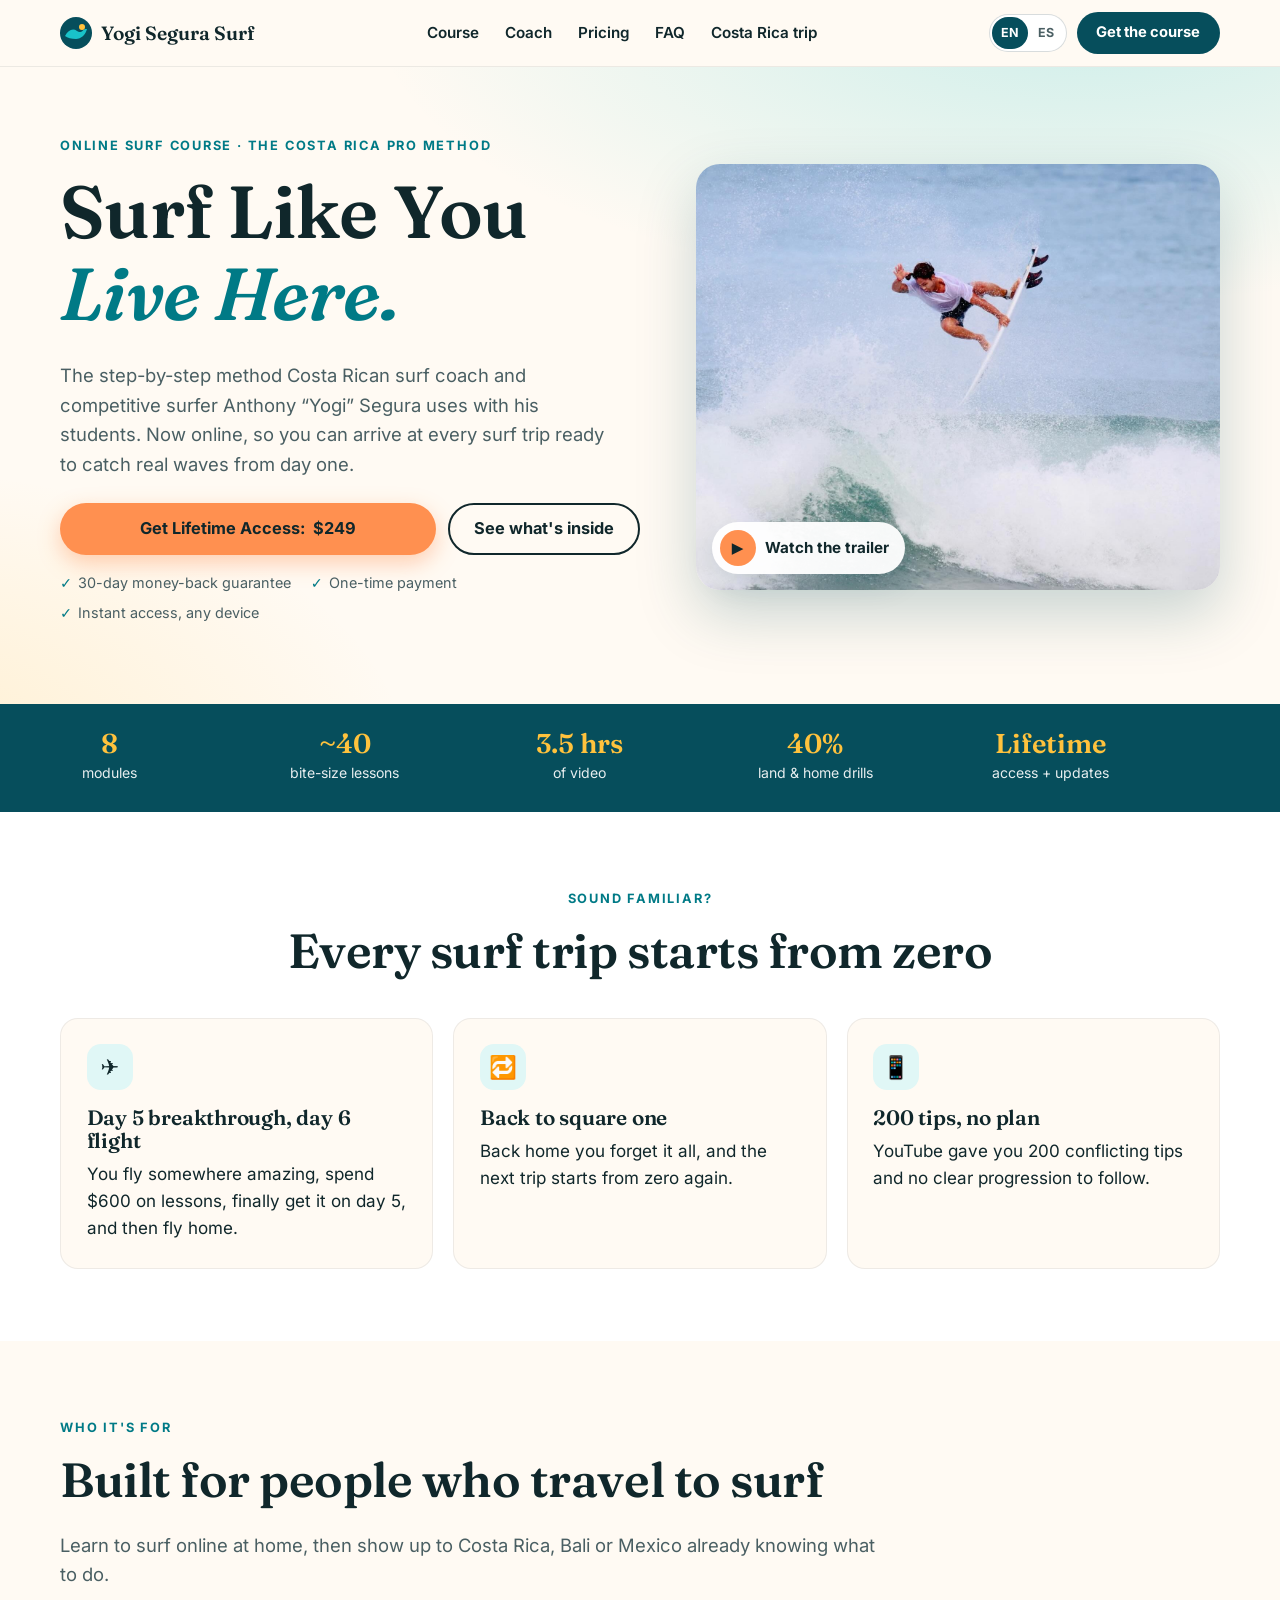
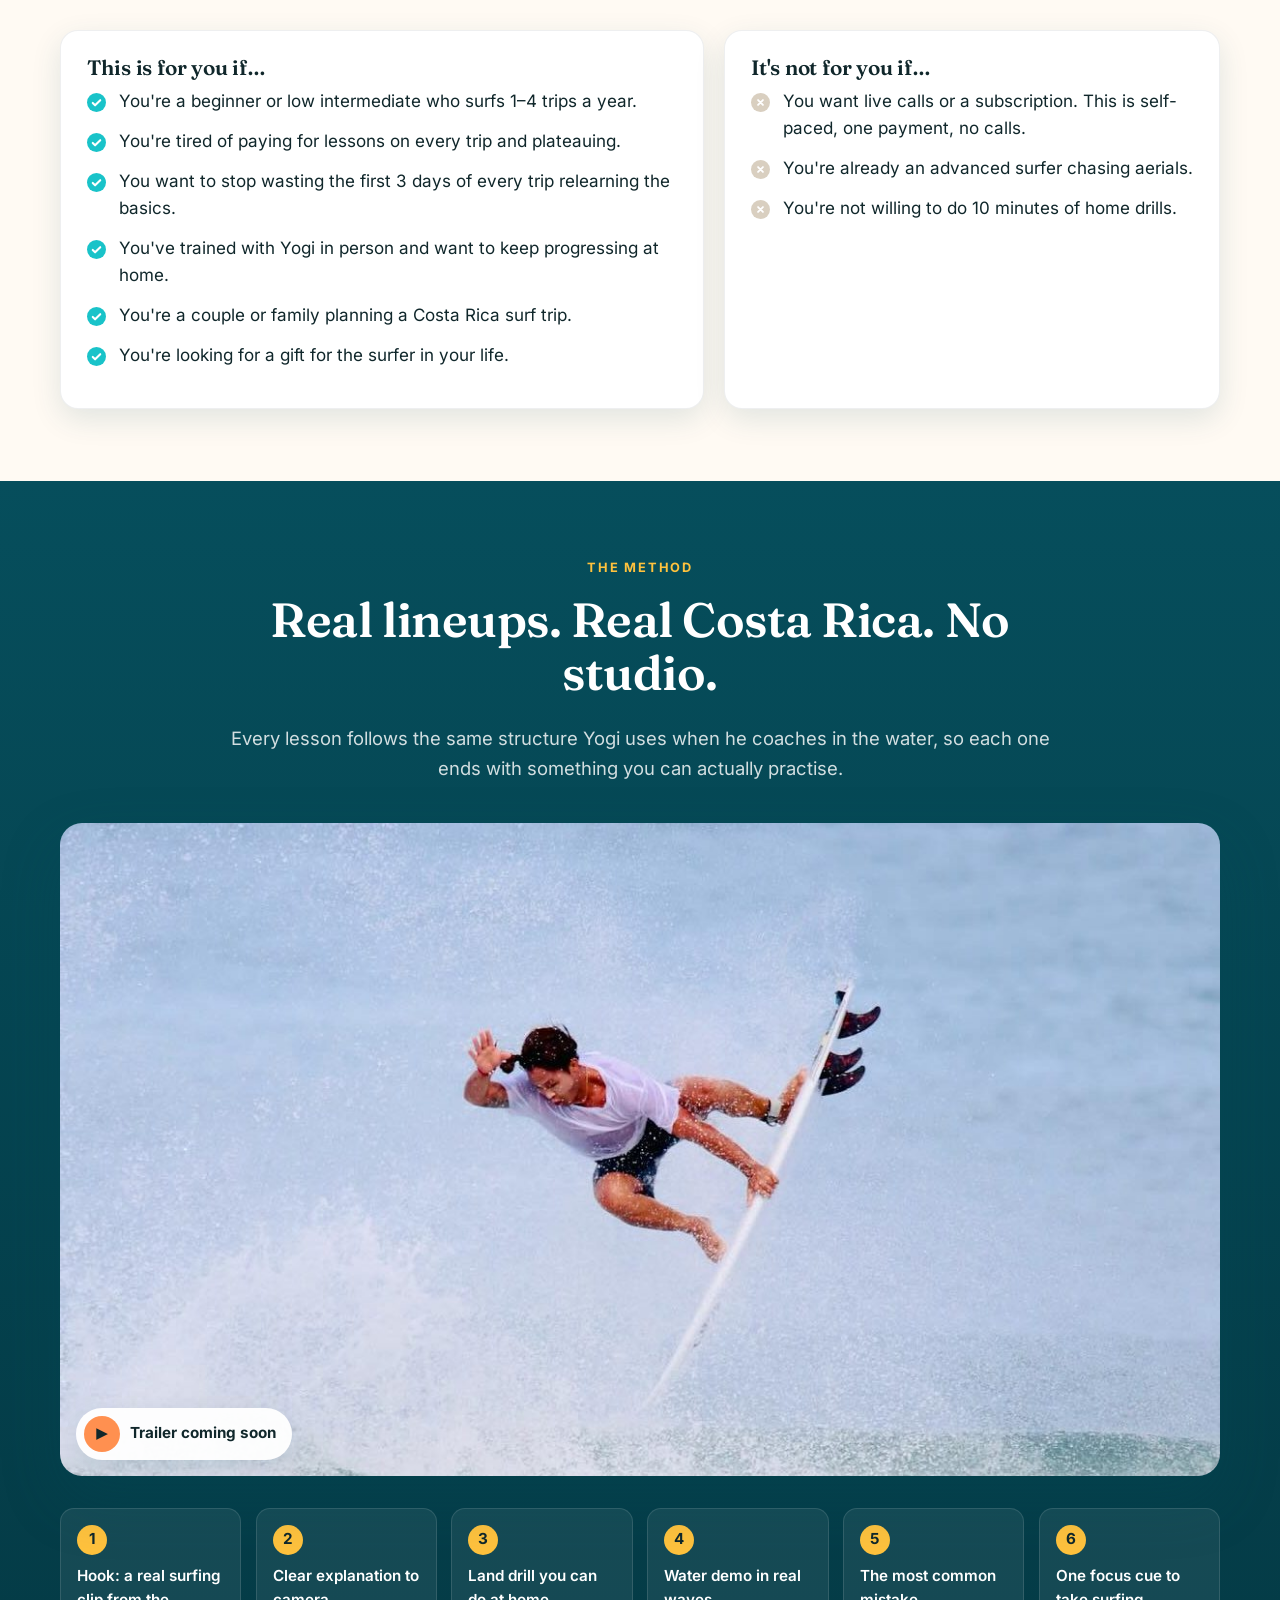
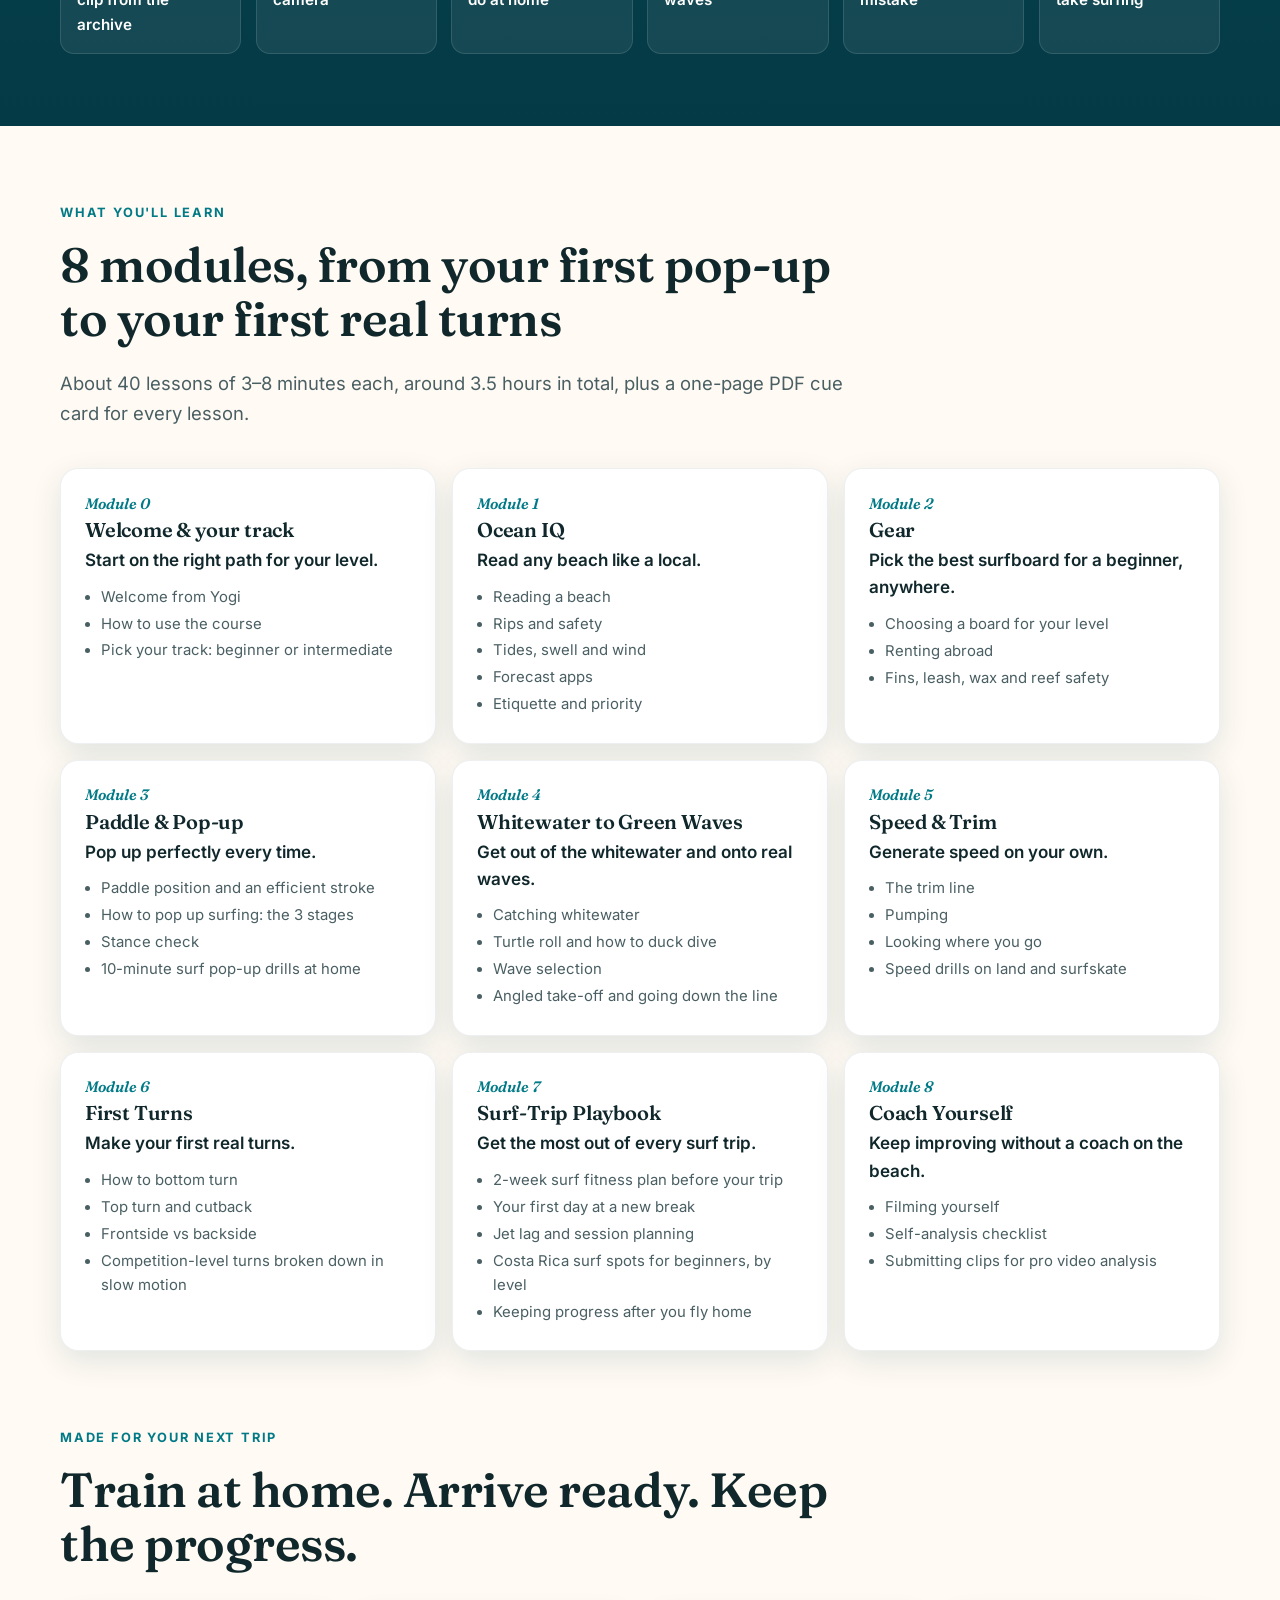
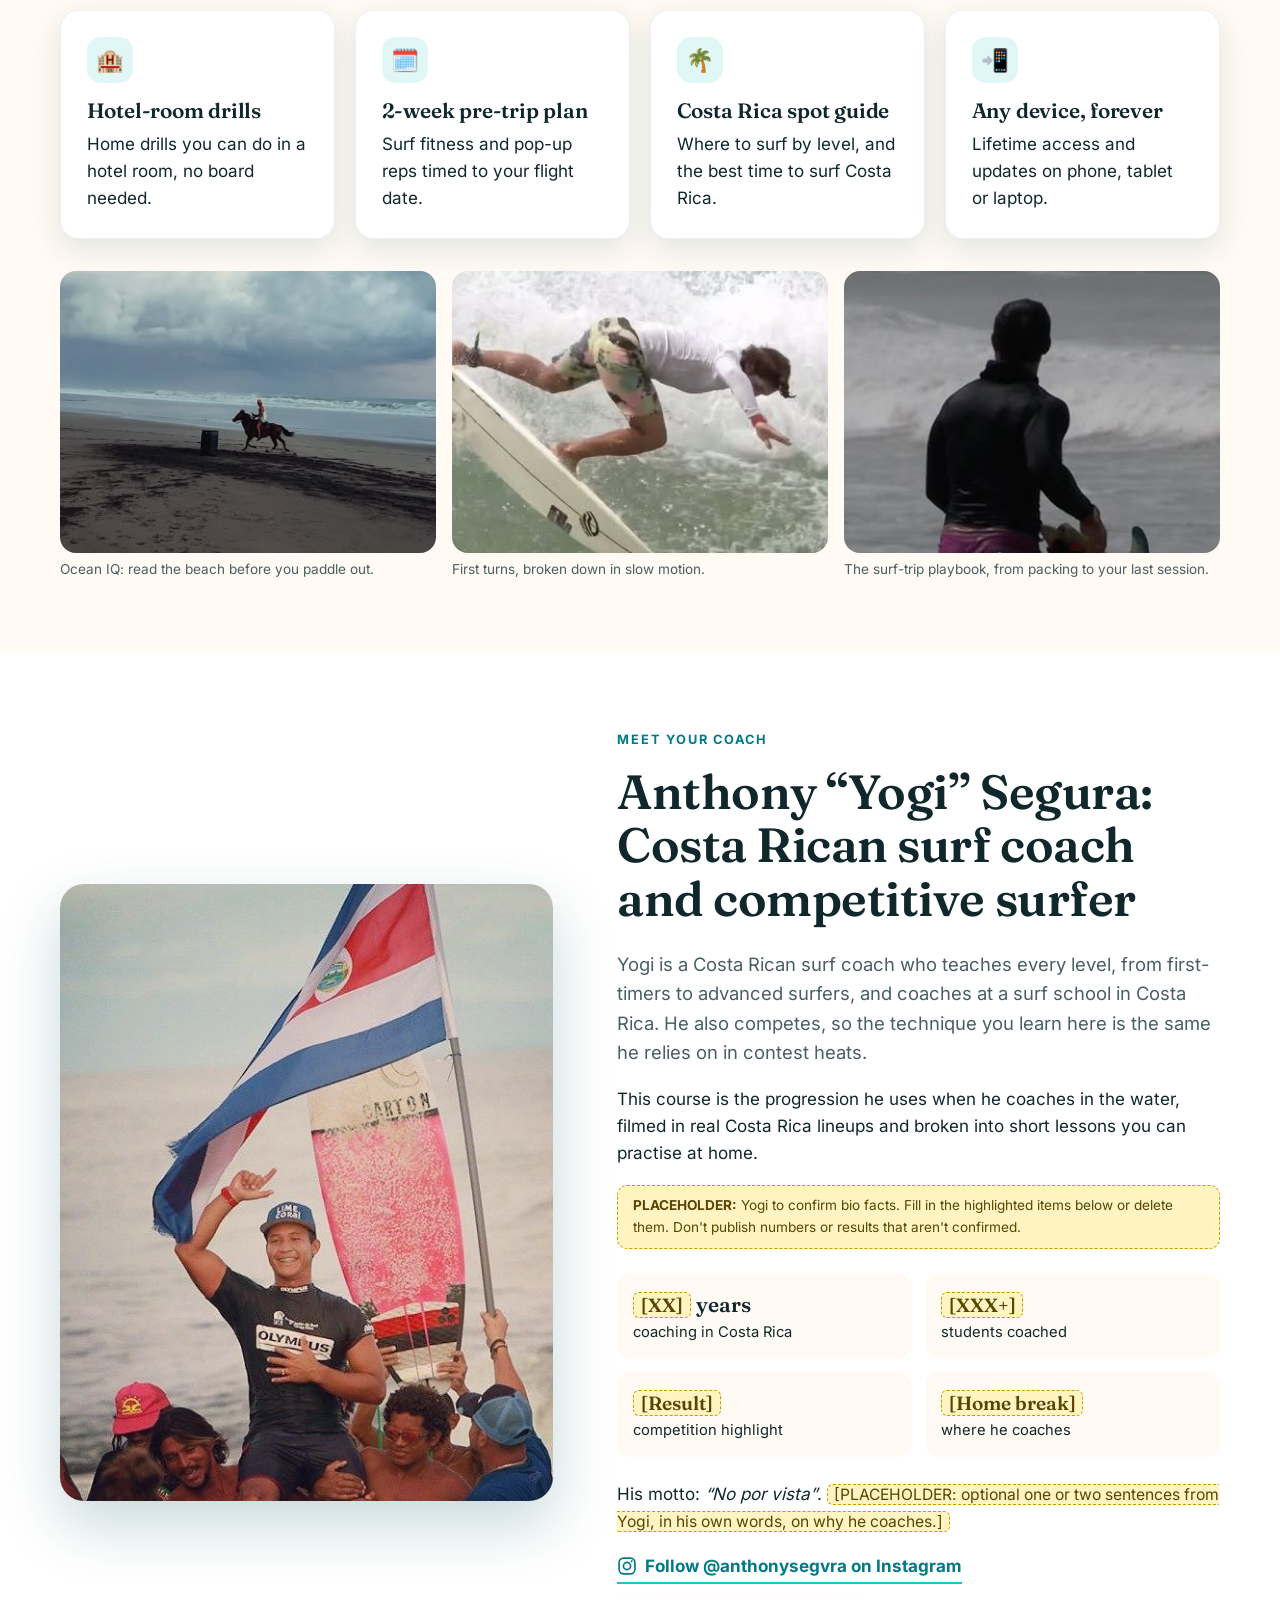
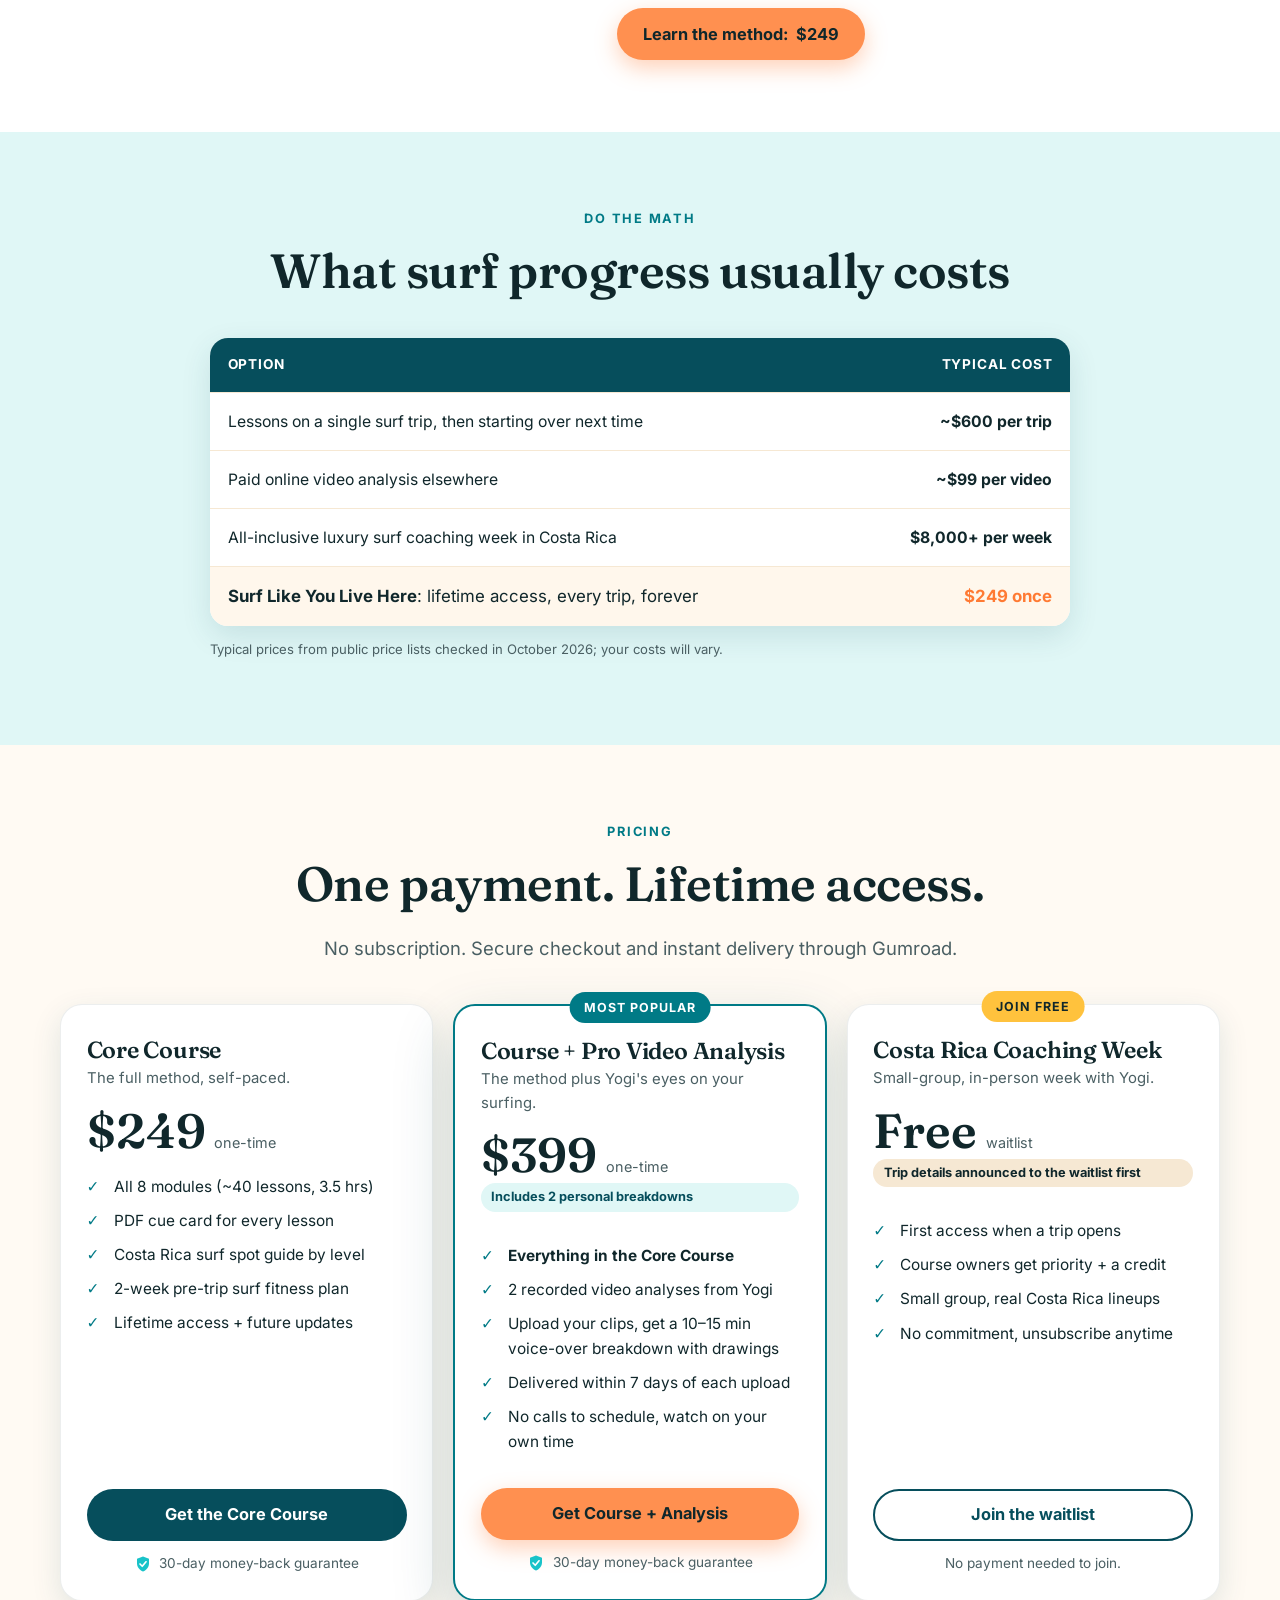
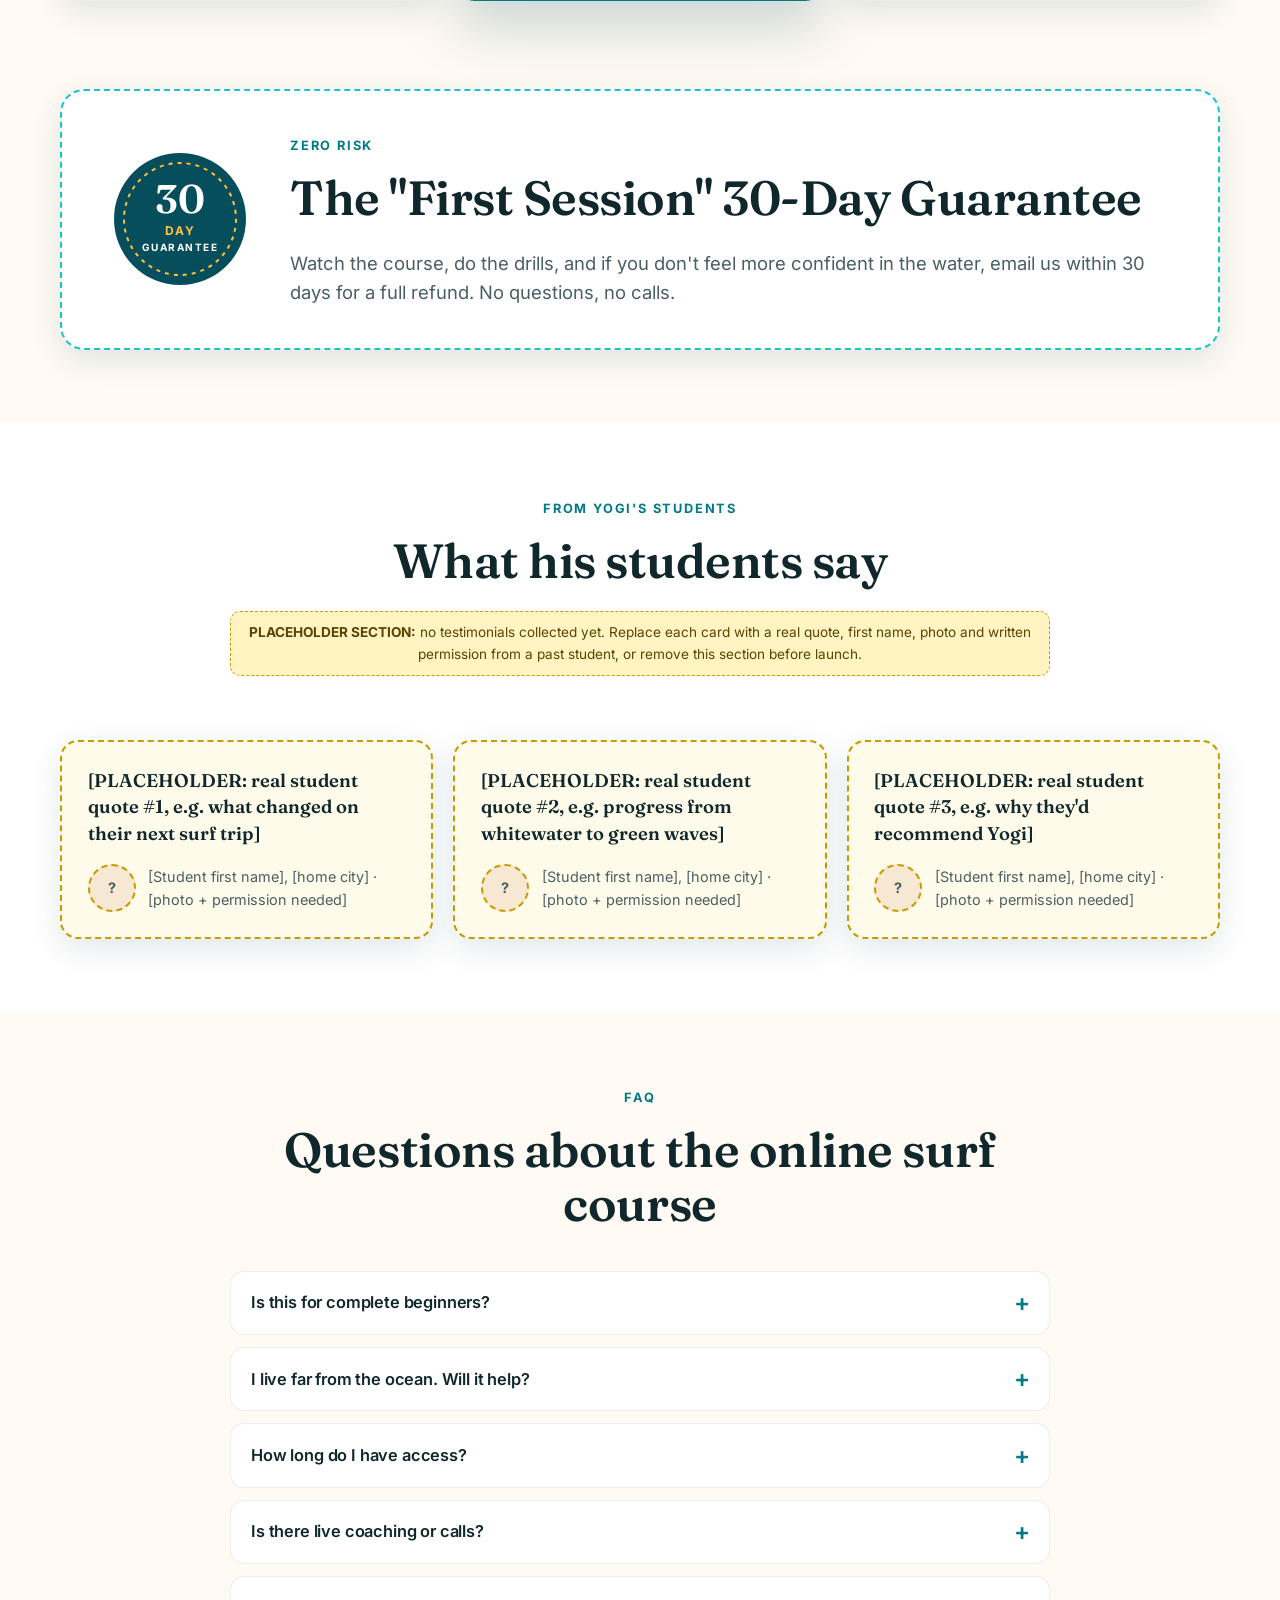
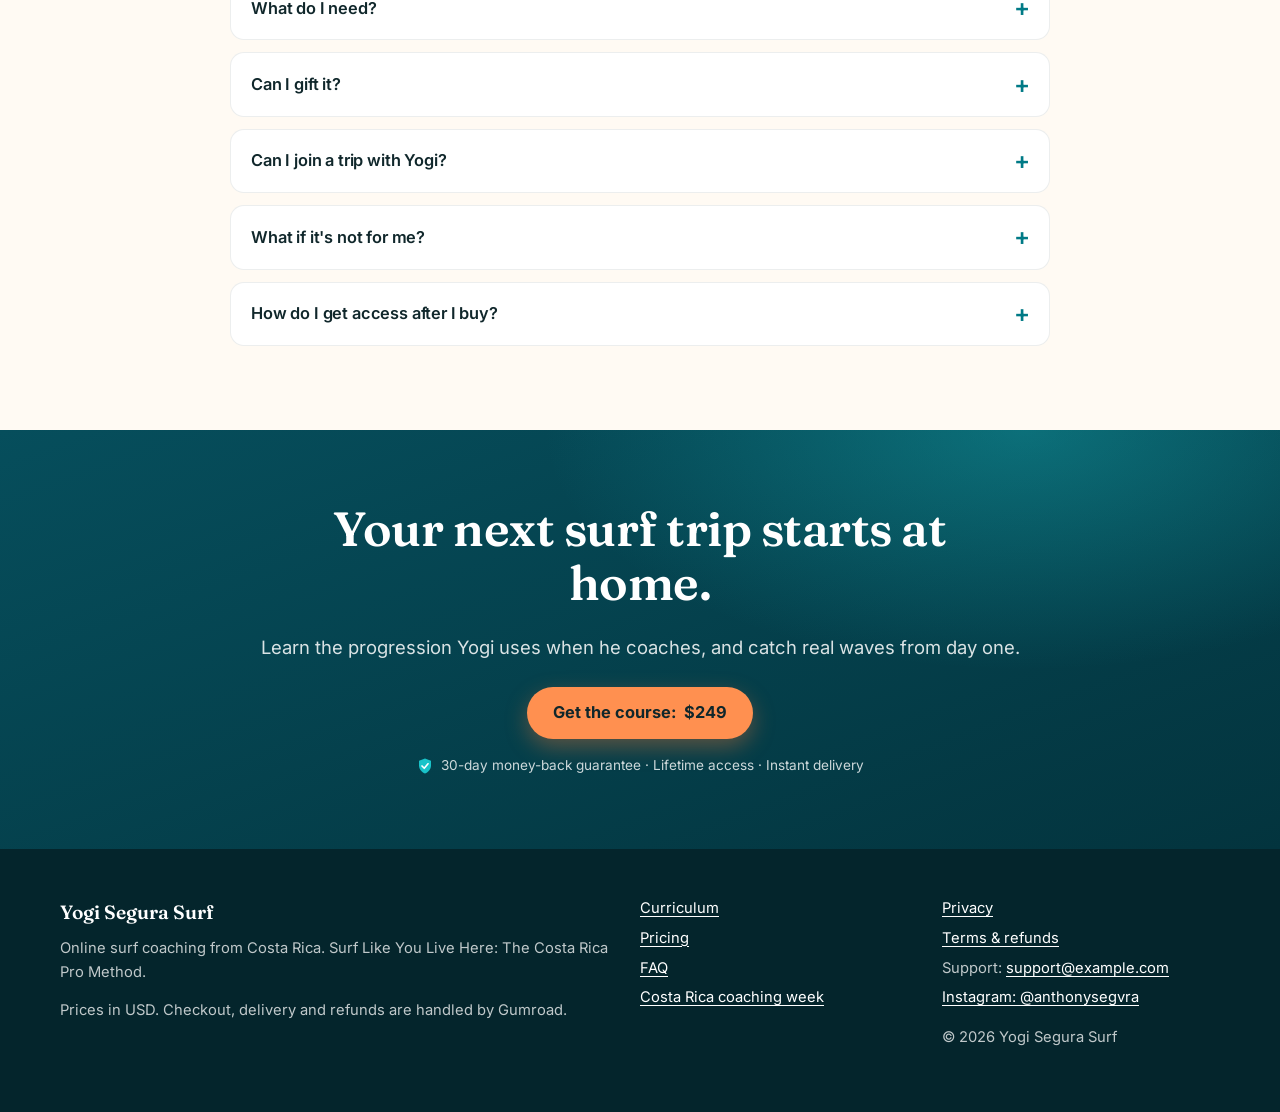
<file: index.html>
<!doctype html>
<!-- BRAND: "Yogi Segura Surf" is a working name. To rename, find-and-replace it across /site (see DEPLOY.md).
     LINKS: all Gumroad buy links + waitlist endpoint live in assets/js/config.js -->
<html lang="en">
<head>
<meta charset="utf-8">
<meta name="viewport" content="width=device-width, initial-scale=1">
<meta name="robots" content="noindex">
<title>Online Surf Course: Learn to Surf Online with Costa Rican Coach Anthony “Yogi” Segura | Yogi Segura Surf</title>
<meta name="description" content="Learn to surf online with Costa Rican surf coach and competitive surfer Anthony “Yogi” Segura. 8 modules: ocean IQ, pop-up drills at home, green waves, speed and first turns, plus a Costa Rica surf spot guide. Lifetime access, 30-day guarantee.">
<link rel="canonical" href="https://www.example.com/">
<link rel="alternate" hreflang="en" href="https://www.example.com/">
<link rel="alternate" hreflang="es" href="https://www.example.com/es/">
<link rel="alternate" hreflang="x-default" href="https://www.example.com/">
<meta name="theme-color" content="#064e5c">
<meta property="og:type" content="website">
<meta property="og:locale" content="en_US">
<meta property="og:locale:alternate" content="es_LA">
<meta property="og:site_name" content="Yogi Segura Surf">
<meta property="og:title" content="Surf Like You Live Here: the online surf course by Costa Rican surf coach Anthony “Yogi” Segura">
<meta property="og:description" content="The step-by-step method Yogi uses with his students in Costa Rica. Train at home, arrive ready, and catch real waves from day one.">
<meta property="og:url" content="https://www.example.com/">
<meta property="og:image" content="https://www.example.com/images/og-image.jpg">
<meta property="og:image:width" content="1200">
<meta property="og:image:height" content="630">
<meta property="og:image:alt" content="Anthony “Yogi” Segura surfing in Costa Rica: Surf Like You Live Here online surf course">
<meta name="twitter:card" content="summary_large_image">
<link rel="icon" href="favicon.svg" type="image/svg+xml">
<link rel="preload" href="assets/fonts/fraunces-latin-600-normal.woff2" as="font" type="font/woff2" crossorigin>
<link rel="preload" href="assets/fonts/inter-latin-400-normal.woff2" as="font" type="font/woff2" crossorigin>
<link rel="stylesheet" href="assets/css/styles.css">
<script src="assets/js/config.js" defer></script>
<script src="assets/js/main.js" defer></script>
<script type="application/ld+json">
{
  "@context": "https://schema.org",
  "@graph": [
    {
      "@type": "Person",
      "@id": "https://www.example.com/#yogi",
      "name": "Anthony “Yogi” Segura",
      "alternateName": "Yogi",
      "jobTitle": "Surf coach",
      "description": "Costa Rican surf coach for beginner, intermediate and advanced surfers, and competitive surfer.",
      "nationality": {"@type": "Country", "name": "Costa Rica"},
      "knowsAbout": ["Surfing", "Surf coaching", "Competitive surfing"],
      "sameAs": ["https://www.instagram.com/anthonysegvra/"],
      "homeLocation": {"@type": "Country", "name": "Costa Rica"},
      "url": "https://www.example.com/#coach"
    },
    {
      "@type": "Organization",
      "@id": "https://www.example.com/#org",
      "name": "Yogi Segura Surf",
      "url": "https://www.example.com/",
      "logo": "https://www.example.com/favicon.svg",
      "founder": {"@id": "https://www.example.com/#yogi"},
      "sameAs": ["https://www.instagram.com/anthonysegvra/"]
    },
    {
      "@type": "Course",
      "@id": "https://www.example.com/#course",
      "name": "Surf Like You Live Here: The Costa Rica Pro Method",
      "description": "An online surf course for beginners and low intermediates: ocean IQ and safety, gear, paddling and the pop-up, whitewater to green waves, speed and trim, first turns, a surf-trip playbook with a Costa Rica spot guide, and how to coach yourself.",
      "provider": {"@id": "https://www.example.com/#org"},
      "inLanguage": "en",
      "educationalLevel": "Beginner to intermediate",
      "teaches": ["How to pop up surfing", "How to catch green waves", "How to duck dive", "How to bottom turn", "Surf trip preparation", "Costa Rica surf spots for beginners"],
      "hasCourseInstance": {
        "@type": "CourseInstance",
        "courseMode": "online",
        "courseWorkload": "PT3H30M",
        "instructor": {"@id": "https://www.example.com/#yogi"}
      },
      "offers": [
        {"@type": "Offer", "category": "Paid", "name": "Core Course", "price": "249", "priceCurrency": "USD", "availability": "https://schema.org/InStock", "url": "https://www.example.com/#pricing"},
        {"@type": "Offer", "category": "Paid", "name": "Course + Pro Video Analysis", "price": "399", "priceCurrency": "USD", "availability": "https://schema.org/InStock", "url": "https://www.example.com/#pricing"}
      ]
    },
    {
      "@type": "Product",
      "@id": "https://www.example.com/#product",
      "name": "Surf Like You Live Here: Online Surf Course",
      "description": "Lifetime access to an 8-module online surf course (about 40 lessons, 3.5 hours) with PDF cue cards and a Costa Rica surf spot guide. Optional recorded video analysis from Anthony “Yogi” Segura.",
      "image": "https://www.example.com/images/og-image.jpg",
      "brand": {"@type": "Brand", "name": "Yogi Segura Surf"},
      "offers": {
        "@type": "AggregateOffer",
        "priceCurrency": "USD",
        "lowPrice": "249",
        "highPrice": "399",
        "offerCount": "2",
        "availability": "https://schema.org/InStock",
        "url": "https://www.example.com/#pricing"
      }
    },
    {
      "@type": "FAQPage",
      "@id": "https://www.example.com/#faq",
      "mainEntity": [
        {"@type": "Question", "name": "Is this online surf course for complete beginners?", "acceptedAnswer": {"@type": "Answer", "text": "Yes. Module 0 lets you pick a beginner or intermediate track, and every lesson starts with a land drill before the water demo."}},
        {"@type": "Question", "name": "I live far from the ocean. Will it help?", "acceptedAnswer": {"@type": "Answer", "text": "Yes. About 40% of the course is land and home drills, like pop-up drills you can do in a hotel room, that speed up progress before your next surf trip."}},
        {"@type": "Question", "name": "How long do I have access?", "acceptedAnswer": {"@type": "Answer", "text": "Forever, including future updates. It is a one-time payment with no subscription."}},
        {"@type": "Question", "name": "Is there live coaching or calls?", "acceptedAnswer": {"@type": "Answer", "text": "No. That's by design: the course is self-paced. If you want personal feedback, the Video Analysis tier gives you two recorded breakdowns from Yogi within 7 days of uploading your clips."}},
        {"@type": "Question", "name": "What do I need?", "acceptedAnswer": {"@type": "Answer", "text": "A phone or laptop. A board is optional for the land drills."}},
        {"@type": "Question", "name": "Can I gift the course?", "acceptedAnswer": {"@type": "Answer", "text": "Yes, through the gift option at checkout."}},
        {"@type": "Question", "name": "Can I join a surf coaching trip with Yogi in Costa Rica?", "acceptedAnswer": {"@type": "Answer", "text": "Join the free waitlist. Course owners get first access and a credit toward the trip."}},
        {"@type": "Question", "name": "What if the course isn't for me?", "acceptedAnswer": {"@type": "Answer", "text": "You're covered by the First Session 30-Day Guarantee. Do the drills, and if you don't feel more confident in the water, email within 30 days for a full refund."}}
      ]
    }
  ]
}
</script>
</head>
<body>
<a class="skip-link" href="#main">Skip to content</a>

<div class="launch-bar launch-only" role="note">
  <strong>Launch price $199</strong><span class="hide-sm"> (regular $249) for the first 14 days or first 100 buyers</span>.
  Ends in <span class="countdown" data-countdown>14 days</span>. <a href="#pricing" class="hide-sm">See pricing</a>
</div>

<header class="site-header">
  <nav class="wrap nav" aria-label="Main">
    <a class="brand" href="./" aria-label="Yogi Segura Surf home">
      <svg width="32" height="32" viewBox="0 0 32 32" aria-hidden="true"><circle cx="16" cy="16" r="16" fill="#064e5c"/><path d="M5 19c3-6 8-8 12-5 2 1.6 4 1.4 6-.6 1.3-1.3 2.7-1.6 4-1.4-1.4 5.8-6 10-11 10-4.6 0-8.6-1.2-11-3z" fill="#19c3c9"/><circle cx="22" cy="10" r="3" fill="#ffc23d"/></svg>
      Yogi Segura Surf
    </a>
    <ul class="nav-links">
      <li><a href="#curriculum">Course</a></li>
      <li><a href="#coach">Coach</a></li>
      <li><a href="#pricing">Pricing</a></li>
      <li><a href="#faq">FAQ</a></li>
      <li><a href="waitlist.html">Costa Rica trip</a></li>
    </ul>
    <div class="nav-actions"><div class="lang-switch" role="group" aria-label="Language / Idioma"><a href="./" lang="en" hreflang="en" aria-current="page"><span aria-hidden="true">EN</span><span class="visually-hidden">English</span></a><a href="es/" lang="es" hreflang="es"><span aria-hidden="true">ES</span><span class="visually-hidden">Español</span></a></div>
      <a class="btn btn-dark" href="#pricing">Get the course</a></div>
  </nav>
</header>

<main id="main">
<!-- HERO -->
<section class="hero" aria-labelledby="hero-title">
  <div class="wrap hero-grid">
    <div>
      <p class="badge launch-only"><span class="dot" aria-hidden="true"></span>Launch price: save $50, ends in <span class="countdown" data-countdown>14 days</span></p>
      <p class="eyebrow">Online surf course · The Costa Rica Pro Method</p>
      <h1 id="hero-title">Surf Like You <span class="accent">Live Here.</span></h1>
      <p class="lead">The step-by-step method Costa Rican surf coach and competitive surfer Anthony “Yogi” Segura uses with his students. Now online, so you can arrive at every surf trip ready to catch real waves from day one.</p>
      <div class="cta-row">
        <a class="btn btn-primary" href="https://gumroad.com/l/PLACEHOLDER-core" data-link="core">Get Lifetime Access: <span data-price-core>$199</span> <s class="launch-only">$249</s></a>
        <a class="btn btn-ghost" href="#curriculum">See what's inside</a>
      </div>
      <ul class="reassure">
        <li>30-day money-back guarantee</li>
        <li>One-time payment</li>
        <li>Instant access, any device</li>
      </ul>
    </div>
    <div class="hero-media">
      <img src="images/hero.jpg" width="1440" height="1170" alt="Anthony “Yogi” Segura launching an air above a turquoise wave in Costa Rica" fetchpriority="high">
      <a class="play" href="#trailer"><span aria-hidden="true">▶</span>Watch the trailer</a>
    </div>
  </div>
</section>

<section class="stats" aria-label="Course at a glance">
  <ul class="wrap">
    <li><strong>8</strong><span>modules</span></li>
    <li><strong>~40</strong><span>bite-size lessons</span></li>
    <li><strong>3.5 hrs</strong><span>of video</span></li>
    <li><strong>40%</strong><span>land &amp; home drills</span></li>
    <li><strong>Lifetime</strong><span>access + updates</span></li>
  </ul>
</section>

<!-- PAIN -->
<section class="section pain" aria-labelledby="pain-title">
  <div class="wrap">
    <div class="section-head center">
      <p class="eyebrow">Sound familiar?</p>
      <h2 id="pain-title">Every surf trip starts from zero</h2>
    </div>
    <div class="grid grid-3">
      <div class="card"><div class="icon" aria-hidden="true">✈️</div><h3>Day 5 breakthrough, day 6 flight</h3><p>You fly somewhere amazing, spend $600 on lessons, finally get it on day 5, and then fly home.</p></div>
      <div class="card"><div class="icon" aria-hidden="true">🔁</div><h3>Back to square one</h3><p>Back home you forget it all, and the next trip starts from zero again.</p></div>
      <div class="card"><div class="icon" aria-hidden="true">📱</div><h3>200 tips, no plan</h3><p>YouTube gave you 200 conflicting tips and no clear progression to follow.</p></div>
    </div>
  </div>
</section>

<!-- WHO IT'S FOR -->
<section class="section" aria-labelledby="who-title">
  <div class="wrap">
    <div class="section-head">
      <p class="eyebrow">Who it's for</p>
      <h2 id="who-title">Built for people who travel to surf</h2>
      <p class="lead">Learn to surf online at home, then show up to Costa Rica, Bali or Mexico already knowing what to do.</p>
    </div>
    <div class="fit">
      <div class="card">
        <h3>This is for you if…</h3>
        <ul class="checklist">
          <li>You're a beginner or low intermediate who surfs 1–4 trips a year.</li>
          <li>You're tired of paying for lessons on every trip and plateauing.</li>
          <li>You want to stop wasting the first 3 days of every trip relearning the basics.</li>
          <li>You've trained with Yogi in person and want to keep progressing at home.</li>
          <li>You're a couple or family planning a Costa Rica surf trip.</li>
          <li>You're looking for a gift for the surfer in your life.</li>
        </ul>
      </div>
      <div class="card">
        <h3>It's not for you if…</h3>
        <ul class="checklist no">
          <li>You want live calls or a subscription. This is self-paced, one payment, no calls.</li>
          <li>You're already an advanced surfer chasing aerials.</li>
          <li>You're not willing to do 10 minutes of home drills.</li>
        </ul>
      </div>
    </div>
  </div>
</section>

<!-- TRAILER + METHOD -->
<section class="section method" id="trailer" aria-labelledby="method-title">
  <div class="wrap">
    <div class="section-head center">
      <p class="eyebrow">The method</p>
      <h2 id="method-title">Real lineups. Real Costa Rica. No studio.</h2>
      <p class="lead">Every lesson follows the same structure Yogi uses when he coaches in the water, so each one ends with something you can actually practise.</p>
    </div>
    <!-- TRAILER SLOT: poster is a crop of Yogi's air photo. Swap this figure for a <video> when trailer.mp4/webm are ready (see images/README.md) -->
    <figure class="video-frame" style="margin:0">
      <img src="images/trailer-poster.jpg" width="1200" height="675" loading="lazy" alt="Trailer preview: Anthony “Yogi” Segura mid-air above a breaking wave">
      <span class="play" aria-hidden="true"><span>▶</span>Trailer coming soon</span>
    </figure>
    <ol class="steps" aria-label="How every lesson works">
      <li>Hook: a real surfing clip from the archive</li>
      <li>Clear explanation to camera</li>
      <li>Land drill you can do at home</li>
      <li>Water demo in real waves</li>
      <li>The most common mistake</li>
      <li>One focus cue to take surfing</li>
    </ol>
  </div>
</section>

<!-- CURRICULUM -->
<section class="section" id="curriculum" aria-labelledby="curr-title">
  <div class="wrap">
    <div class="section-head">
      <p class="eyebrow">What you'll learn</p>
      <h2 id="curr-title">8 modules, from your first pop-up to your first real turns</h2>
      <p class="lead">About 40 lessons of 3–8 minutes each, around 3.5 hours in total, plus a one-page PDF cue card for every lesson.</p>
    </div>
    <div class="modules">
      <article class="module"><span class="num">Module 0</span><h3>Welcome &amp; your track</h3><p class="outcome">Start on the right path for your level.</p><ul><li>Welcome from Yogi</li><li>How to use the course</li><li>Pick your track: beginner or intermediate</li></ul></article>
      <article class="module"><span class="num">Module 1</span><h3>Ocean IQ</h3><p class="outcome">Read any beach like a local.</p><ul><li>Reading a beach</li><li>Rips and safety</li><li>Tides, swell and wind</li><li>Forecast apps</li><li>Etiquette and priority</li></ul></article>
      <article class="module"><span class="num">Module 2</span><h3>Gear</h3><p class="outcome">Pick the best surfboard for a beginner, anywhere.</p><ul><li>Choosing a board for your level</li><li>Renting abroad</li><li>Fins, leash, wax and reef safety</li></ul></article>
      <article class="module"><span class="num">Module 3</span><h3>Paddle &amp; Pop-up</h3><p class="outcome">Pop up perfectly every time.</p><ul><li>Paddle position and an efficient stroke</li><li>How to pop up surfing: the 3 stages</li><li>Stance check</li><li>10-minute surf pop-up drills at home</li></ul></article>
      <article class="module"><span class="num">Module 4</span><h3>Whitewater to Green Waves</h3><p class="outcome">Get out of the whitewater and onto real waves.</p><ul><li>Catching whitewater</li><li>Turtle roll and how to duck dive</li><li>Wave selection</li><li>Angled take-off and going down the line</li></ul></article>
      <article class="module"><span class="num">Module 5</span><h3>Speed &amp; Trim</h3><p class="outcome">Generate speed on your own.</p><ul><li>The trim line</li><li>Pumping</li><li>Looking where you go</li><li>Speed drills on land and surfskate</li></ul></article>
      <article class="module"><span class="num">Module 6</span><h3>First Turns</h3><p class="outcome">Make your first real turns.</p><ul><li>How to bottom turn</li><li>Top turn and cutback</li><li>Frontside vs backside</li><li>Competition-level turns broken down in slow motion</li></ul></article>
      <article class="module"><span class="num">Module 7</span><h3>Surf-Trip Playbook</h3><p class="outcome">Get the most out of every surf trip.</p><ul><li>2-week surf fitness plan before your trip</li><li>Your first day at a new break</li><li>Jet lag and session planning</li><li>Costa Rica surf spots for beginners, by level</li><li>Keeping progress after you fly home</li></ul></article>
      <article class="module"><span class="num">Module 8</span><h3>Coach Yourself</h3><p class="outcome">Keep improving without a coach on the beach.</p><ul><li>Filming yourself</li><li>Self-analysis checklist</li><li>Submitting clips for pro video analysis</li></ul></article>
    </div>
  </div>
</section>

<!-- TRAVEL FEATURES -->
<section class="section" style="padding-top:0" aria-labelledby="travel-title">
  <div class="wrap">
    <div class="section-head">
      <p class="eyebrow">Made for your next trip</p>
      <h2 id="travel-title">Train at home. Arrive ready. Keep the progress.</h2>
    </div>
    <div class="grid grid-4">
      <div class="card"><div class="icon" aria-hidden="true">🏨</div><h3>Hotel-room drills</h3><p>Home drills you can do in a hotel room, no board needed.</p></div>
      <div class="card"><div class="icon" aria-hidden="true">🗓️</div><h3>2-week pre-trip plan</h3><p>Surf fitness and pop-up reps timed to your flight date.</p></div>
      <div class="card"><div class="icon" aria-hidden="true">🌴</div><h3>Costa Rica spot guide</h3><p>Where to surf by level, and the best time to surf Costa Rica.</p></div>
      <div class="card"><div class="icon" aria-hidden="true">📲</div><h3>Any device, forever</h3><p>Lifetime access and updates on phone, tablet or laptop.</p></div>
    </div>
    <div class="gallery">
      <figure><img src="images/lineup-drone.jpg" width="512" height="384" loading="lazy" alt="Horse rider on a black-sand beach under storm clouds on the Costa Rica coast"><figcaption>Ocean IQ: read the beach before you paddle out.</figcaption></figure>
      <figure><img src="images/surf-turn.jpg" width="360" height="270" loading="lazy" alt="Surfer throwing spray on a hard cutback"><figcaption>First turns, broken down in slow motion.</figcaption></figure>
      <figure><img src="images/trip-lifestyle.jpg" width="360" height="270" loading="lazy" alt="Surfer with his board on the sand, watching the waves before a session"><figcaption>The surf-trip playbook, from packing to your last session.</figcaption></figure>
    </div>
  </div>
</section>

<!-- ABOUT -->
<section class="section about" id="coach" aria-labelledby="coach-title">
  <div class="wrap about-grid">
    <div class="about-photo">
      <img src="images/about-yogi.jpg" width="512" height="640" loading="lazy" alt="Anthony “Yogi” Segura smiling, carried on shoulders by the crowd under a Costa Rica flag, with his board behind him">
      <!-- Optional inset photo slot (Yogi coaching a student, with a signed release): add <img class="inset" src="images/coaching-client.jpg" ...> here -->
    </div>
    <div>
      <p class="eyebrow">Meet your coach</p>
      <h2 id="coach-title">Anthony “Yogi” Segura: Costa Rican surf coach and competitive surfer</h2>
      <p class="lead">Yogi is a Costa Rican surf coach who teaches every level, from first-timers to advanced surfers, and coaches at a surf school in Costa Rica. He also competes, so the technique you learn here is the same he relies on in contest heats.</p>
      <p>This course is the progression he uses when he coaches in the water, filmed in real Costa Rica lineups and broken into short lessons you can practise at home.</p>
      <p class="ph-note"><strong>PLACEHOLDER:</strong> Yogi to confirm bio facts. Fill in the highlighted items below or delete them. Don't publish numbers or results that aren't confirmed.</p>
      <ul class="facts">
        <li><strong><span class="ph">[XX]</span> years</strong>coaching in Costa Rica</li>
        <li><strong><span class="ph">[XXX+]</span></strong>students coached</li>
        <li><strong><span class="ph">[Result]</span></strong>competition highlight</li>
        <li><strong><span class="ph">[Home break]</span></strong>where he coaches</li>
      </ul>
      <p>His motto: <em lang="es">“No por vista”</em>. <span class="ph">[PLACEHOLDER: optional one or two sentences from Yogi, in his own words, on why he coaches.]</span></p>
      <p class="ig-row"><a class="ig-link" href="https://www.instagram.com/anthonysegvra/" rel="me noopener" target="_blank"><svg width="20" height="20" viewBox="0 0 24 24" aria-hidden="true"><rect x="2.5" y="2.5" width="19" height="19" rx="5.5" fill="none" stroke="currentColor" stroke-width="2"/><circle cx="12" cy="12" r="4.3" fill="none" stroke="currentColor" stroke-width="2"/><circle cx="17.6" cy="6.4" r="1.3" fill="currentColor"/></svg>Follow @anthonysegvra on Instagram<span class="visually-hidden"> (opens in a new tab)</span></a></p>
      <a class="btn btn-primary" href="https://gumroad.com/l/PLACEHOLDER-core" data-link="core">Learn the method: <span data-price-core>$199</span></a>
    </div>
  </div>
</section>

<!-- PRICE ANCHOR -->
<section class="section anchor" aria-labelledby="anchor-title">
  <div class="wrap" style="max-width:860px">
    <div class="section-head center">
      <p class="eyebrow">Do the math</p>
      <h2 id="anchor-title">What surf progress usually costs</h2>
    </div>
    <table class="compare">
      <caption class="visually-hidden">Typical cost of surf coaching compared with this course</caption>
      <thead><tr><th scope="col">Option</th><th scope="col">Typical cost</th></tr></thead>
      <tbody>
        <tr><td>Lessons on a single surf trip, then starting over next time</td><td>~$600 per trip</td></tr>
        <tr><td>Paid online video analysis elsewhere</td><td>~$99 per video</td></tr>
        <tr><td>All-inclusive luxury surf coaching week in Costa Rica</td><td>$8,000+ per week</td></tr>
        <tr class="us"><td><strong>Surf Like You Live Here</strong>: lifetime access, every trip, forever</td><td><span data-price-core>$199</span> once</td></tr>
      </tbody>
    </table>
    <p class="fine">Typical prices from public price lists checked in October 2026; your costs will vary.</p>
  </div>
</section>

<!-- PRICING -->
<section class="section pricing" id="pricing" aria-labelledby="pricing-title" data-hide-sticky>
  <div class="wrap">
    <div class="section-head center">
      <p class="eyebrow">Pricing</p>
      <h2 id="pricing-title">One payment. Lifetime access.</h2>
      <p class="lead">No subscription. Secure checkout and instant delivery through Gumroad.</p>
      <p class="badge launch-only" style="margin-top:.5rem"><span class="dot" aria-hidden="true"></span>Launch price ends in <span class="countdown" data-countdown>14 days</span> or after 100 buyers</p>
    </div>
    <div class="tiers">
      <article class="tier">
        <h3>Core Course</h3>
        <p class="tag">The full method, self-paced.</p>
        <div class="price"><span class="amount" data-price-core>$199</span><s class="launch-only">$249</s><span class="once">one-time</span></div>
        <span class="launch-pill launch-only">Launch price: first 14 days / 100 buyers</span>
        <ul>
          <li>All 8 modules (~40 lessons, 3.5 hrs)</li>
          <li>PDF cue card for every lesson</li>
          <li>Costa Rica surf spot guide by level</li>
          <li>2-week pre-trip surf fitness plan</li>
          <li>Lifetime access + future updates</li>
        </ul>
        <a class="btn btn-dark btn-block" href="https://gumroad.com/l/PLACEHOLDER-core" data-link="core">Get the Core Course</a>
        <p class="guarantee-mini"><svg width="18" height="18" viewBox="0 0 24 24" aria-hidden="true"><path d="M12 2l8 3v6c0 5-3.4 9.4-8 11-4.6-1.6-8-6-8-11V5z" fill="#19c3c9"/><path d="M8 12l3 3 5-6" stroke="#fff" stroke-width="2.2" fill="none" stroke-linecap="round" stroke-linejoin="round"/></svg>30-day money-back guarantee</p>
      </article>
      <article class="tier featured">
        <span class="ribbon">Most popular</span>
        <h3>Course + Pro Video Analysis</h3>
        <p class="tag">The method plus Yogi's eyes on your surfing.</p>
        <div class="price"><span class="amount">$399</span><span class="once">one-time</span></div>
        <span class="launch-pill" style="background:var(--foam);color:var(--ocean)">Includes 2 personal breakdowns</span>
        <ul>
          <li><strong>Everything in the Core Course</strong></li>
          <li>2 recorded video analyses from Yogi</li>
          <li>Upload your clips, get a 10–15 min voice-over breakdown with drawings</li>
          <li>Delivered within 7 days of each upload</li>
          <li>No calls to schedule, watch on your own time</li>
        </ul>
        <a class="btn btn-primary btn-block" href="https://gumroad.com/l/PLACEHOLDER-analysis" data-link="analysis">Get Course + Analysis</a>
        <p class="guarantee-mini"><svg width="18" height="18" viewBox="0 0 24 24" aria-hidden="true"><path d="M12 2l8 3v6c0 5-3.4 9.4-8 11-4.6-1.6-8-6-8-11V5z" fill="#19c3c9"/><path d="M8 12l3 3 5-6" stroke="#fff" stroke-width="2.2" fill="none" stroke-linecap="round" stroke-linejoin="round"/></svg>30-day money-back guarantee</p>
      </article>
      <article class="tier">
        <span class="ribbon alt">Join free</span>
        <h3>Costa Rica Coaching Week</h3>
        <p class="tag">Small-group, in-person week with Yogi.</p>
        <div class="price"><span class="amount">Free</span><span class="once">waitlist</span></div>
        <span class="launch-pill" style="background:var(--sand-2);color:var(--ink)">Trip details announced to the waitlist first</span>
        <ul>
          <li>First access when a trip opens</li>
          <li>Course owners get priority + a credit</li>
          <li>Small group, real Costa Rica lineups</li>
          <li>No commitment, unsubscribe anytime</li>
        </ul>
        <a class="btn btn-ghost btn-block" href="waitlist.html" style="color:var(--ocean)">Join the waitlist</a>
        <p class="guarantee-mini">No payment needed to join.</p>
      </article>
    </div>
  </div>
</section>

<!-- GUARANTEE -->
<section class="section" style="padding-top:1rem" aria-labelledby="guarantee-title">
  <div class="wrap">
    <div class="guarantee">
      <svg class="seal" viewBox="0 0 140 140" role="img" aria-label="30-day money-back guarantee seal">
        <circle cx="70" cy="70" r="66" fill="#064e5c"/><circle cx="70" cy="70" r="56" fill="none" stroke="#ffc23d" stroke-width="2" stroke-dasharray="4 5"/>
        <text x="70" y="64" text-anchor="middle" font-family="Fraunces, Georgia, serif" font-size="40" font-weight="600" fill="#fff">30</text>
        <text x="70" y="86" text-anchor="middle" font-family="Inter, Arial, sans-serif" font-size="12" font-weight="700" letter-spacing="2" fill="#ffc23d">DAY</text>
        <text x="70" y="102" text-anchor="middle" font-family="Inter, Arial, sans-serif" font-size="10" font-weight="700" letter-spacing="1.5" fill="#fff">GUARANTEE</text>
      </svg>
      <div>
        <p class="eyebrow">Zero risk</p>
        <h2 id="guarantee-title">The "First Session" 30-Day Guarantee</h2>
        <p class="lead" style="margin-bottom:0">Watch the course, do the drills, and if you don't feel more confident in the water, email us within 30 days for a full refund. No questions, no calls.</p>
      </div>
    </div>
  </div>
</section>

<!-- TESTIMONIALS (PLACEHOLDERS) -->
<section class="section about" aria-labelledby="test-title">
  <div class="wrap">
    <div class="section-head center">
      <p class="eyebrow">From Yogi's students</p>
      <h2 id="test-title">What his students say</h2>
      <p class="ph-note" style="display:inline-block"><strong>PLACEHOLDER SECTION:</strong> no testimonials collected yet. Replace each card with a real quote, first name, photo and written permission from a past student, or remove this section before launch.</p>
    </div>
    <div class="grid grid-3">
      <figure class="card quote is-placeholder"><blockquote><p>[PLACEHOLDER: real student quote #1, e.g. what changed on their next surf trip]</p></blockquote><figcaption class="who"><span class="avatar" aria-hidden="true">?</span><span>[Student first name], [home city] · [photo + permission needed]</span></figcaption></figure>
      <figure class="card quote is-placeholder"><blockquote><p>[PLACEHOLDER: real student quote #2, e.g. progress from whitewater to green waves]</p></blockquote><figcaption class="who"><span class="avatar" aria-hidden="true">?</span><span>[Student first name], [home city] · [photo + permission needed]</span></figcaption></figure>
      <figure class="card quote is-placeholder"><blockquote><p>[PLACEHOLDER: real student quote #3, e.g. why they'd recommend Yogi]</p></blockquote><figcaption class="who"><span class="avatar" aria-hidden="true">?</span><span>[Student first name], [home city] · [photo + permission needed]</span></figcaption></figure>
    </div>
  </div>
</section>

<!-- FAQ -->
<section class="section" id="faq" aria-labelledby="faq-title">
  <div class="wrap">
    <div class="section-head center">
      <p class="eyebrow">FAQ</p>
      <h2 id="faq-title">Questions about the online surf course</h2>
    </div>
    <div class="faq">
      <details><summary><h3>Is this for complete beginners?</h3></summary><div><p>Yes. Module 0 lets you pick a beginner or intermediate track, and every lesson starts with a land drill before the water demo.</p></div></details>
      <details><summary><h3>I live far from the ocean. Will it help?</h3></summary><div><p>Yes. About 40% of the course is land and home drills, like pop-up drills you can do in a hotel room, that speed up progress before your next trip.</p></div></details>
      <details><summary><h3>How long do I have access?</h3></summary><div><p>Forever, including future updates. One payment, no subscription.</p></div></details>
      <details><summary><h3>Is there live coaching or calls?</h3></summary><div><p>No. That's by design: it's self-paced. Want personal feedback? The Video Analysis tier gives you two recorded breakdowns from Yogi, each delivered within 7 days of uploading your clips.</p></div></details>
      <details><summary><h3>What do I need?</h3></summary><div><p>A phone or laptop. A board is optional for the land drills.</p></div></details>
      <details><summary><h3>Can I gift it?</h3></summary><div><p>Yes, through the gift option at checkout.</p></div></details>
      <details><summary><h3>Can I join a trip with Yogi?</h3></summary><div><p>Join the <a href="waitlist.html">free Costa Rica coaching week waitlist</a>. Course owners get first access and a credit.</p></div></details>
      <details><summary><h3>What if it's not for me?</h3></summary><div><p>You're covered by the "First Session" 30-Day Guarantee. Email us within 30 days for a full refund, processed through Gumroad. No questions, no calls.</p></div></details>
      <details><summary><h3>How do I get access after I buy?</h3></summary><div><p>Checkout and delivery are handled by Gumroad. You get an email with instant access to stream every lesson on any device.</p></div></details>
    </div>
  </div>
</section>

<!-- FINAL CTA -->
<section class="section final" aria-labelledby="final-title" data-hide-sticky>
  <div class="wrap" style="max-width:760px">
    <h2 id="final-title">Your next surf trip starts at home.</h2>
    <p class="lead">Learn the progression Yogi uses when he coaches, and catch real waves from day one.</p>
    <div class="cta-row" style="justify-content:center">
      <a class="btn btn-primary" style="flex:0 1 auto" href="https://gumroad.com/l/PLACEHOLDER-core" data-link="core">Get the course: <span data-price-core>$199</span> <s class="launch-only">$249</s></a>
    </div>
    <p class="guarantee-mini"><svg width="18" height="18" viewBox="0 0 24 24" aria-hidden="true"><path d="M12 2l8 3v6c0 5-3.4 9.4-8 11-4.6-1.6-8-6-8-11V5z" fill="#19c3c9"/><path d="M8 12l3 3 5-6" stroke="#fff" stroke-width="2.2" fill="none" stroke-linecap="round" stroke-linejoin="round"/></svg>30-day money-back guarantee · Lifetime access · Instant delivery</p>
  </div>
</section>
</main>

<footer class="site-footer">
  <div class="wrap footer-grid">
    <div>
      <a class="brand" href="./">Yogi Segura Surf</a>
      <p>Online surf coaching from Costa Rica. Surf Like You Live Here: The Costa Rica Pro Method.</p>
      <p>Prices in USD. Checkout, delivery and refunds are handled by Gumroad.</p>
    </div>
    <div>
      <h2 class="visually-hidden">Site</h2>
      <ul><li><a href="#curriculum">Curriculum</a></li><li><a href="#pricing">Pricing</a></li><li><a href="#faq">FAQ</a></li><li><a href="waitlist.html">Costa Rica coaching week</a></li></ul>
    </div>
    <div>
      <h2 class="visually-hidden">Legal and support</h2>
      <ul><li><a href="privacy.html">Privacy</a></li><li><a href="terms.html">Terms &amp; refunds</a></li><li>Support: <a href="mailto:support@example.com" data-support-email>support@example.com</a></li><li><a href="https://www.instagram.com/anthonysegvra/" rel="me noopener" target="_blank">Instagram: @anthonysegvra<span class="visually-hidden"> (opens in a new tab)</span></a></li></ul>
      <p style="margin-top:1rem">© <span data-year>2026</span> Yogi Segura Surf</p>
    </div>
  </div>
</footer>

<aside class="sticky-cta" aria-label="Quick purchase">
  <p class="txt" style="margin:0"><strong><span data-price-core>$199</span> <s class="launch-only" style="font-weight:400;color:var(--muted)">$249</s></strong>Lifetime · 30-day guarantee</p>
  <a class="btn btn-primary" href="https://gumroad.com/l/PLACEHOLDER-core" data-link="core">Get the course</a>
</aside>
</body>
</html>
</file>
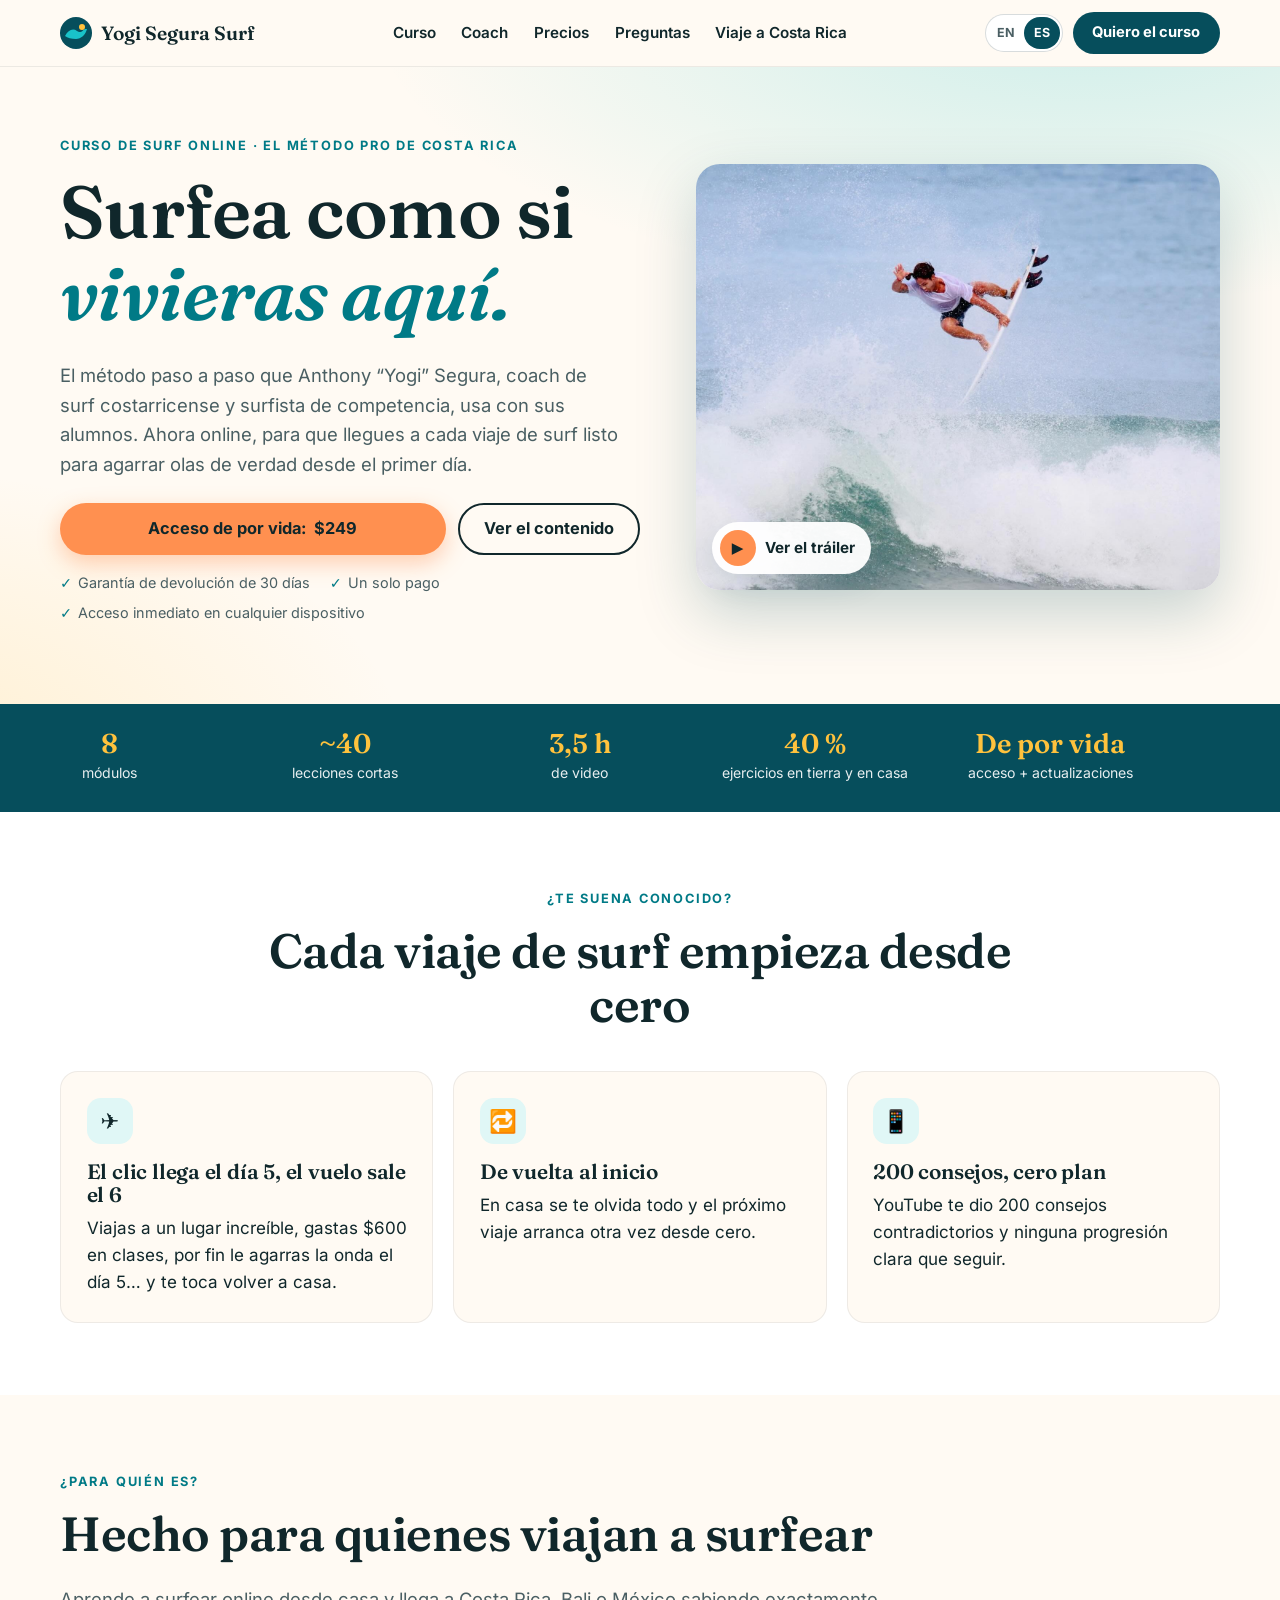
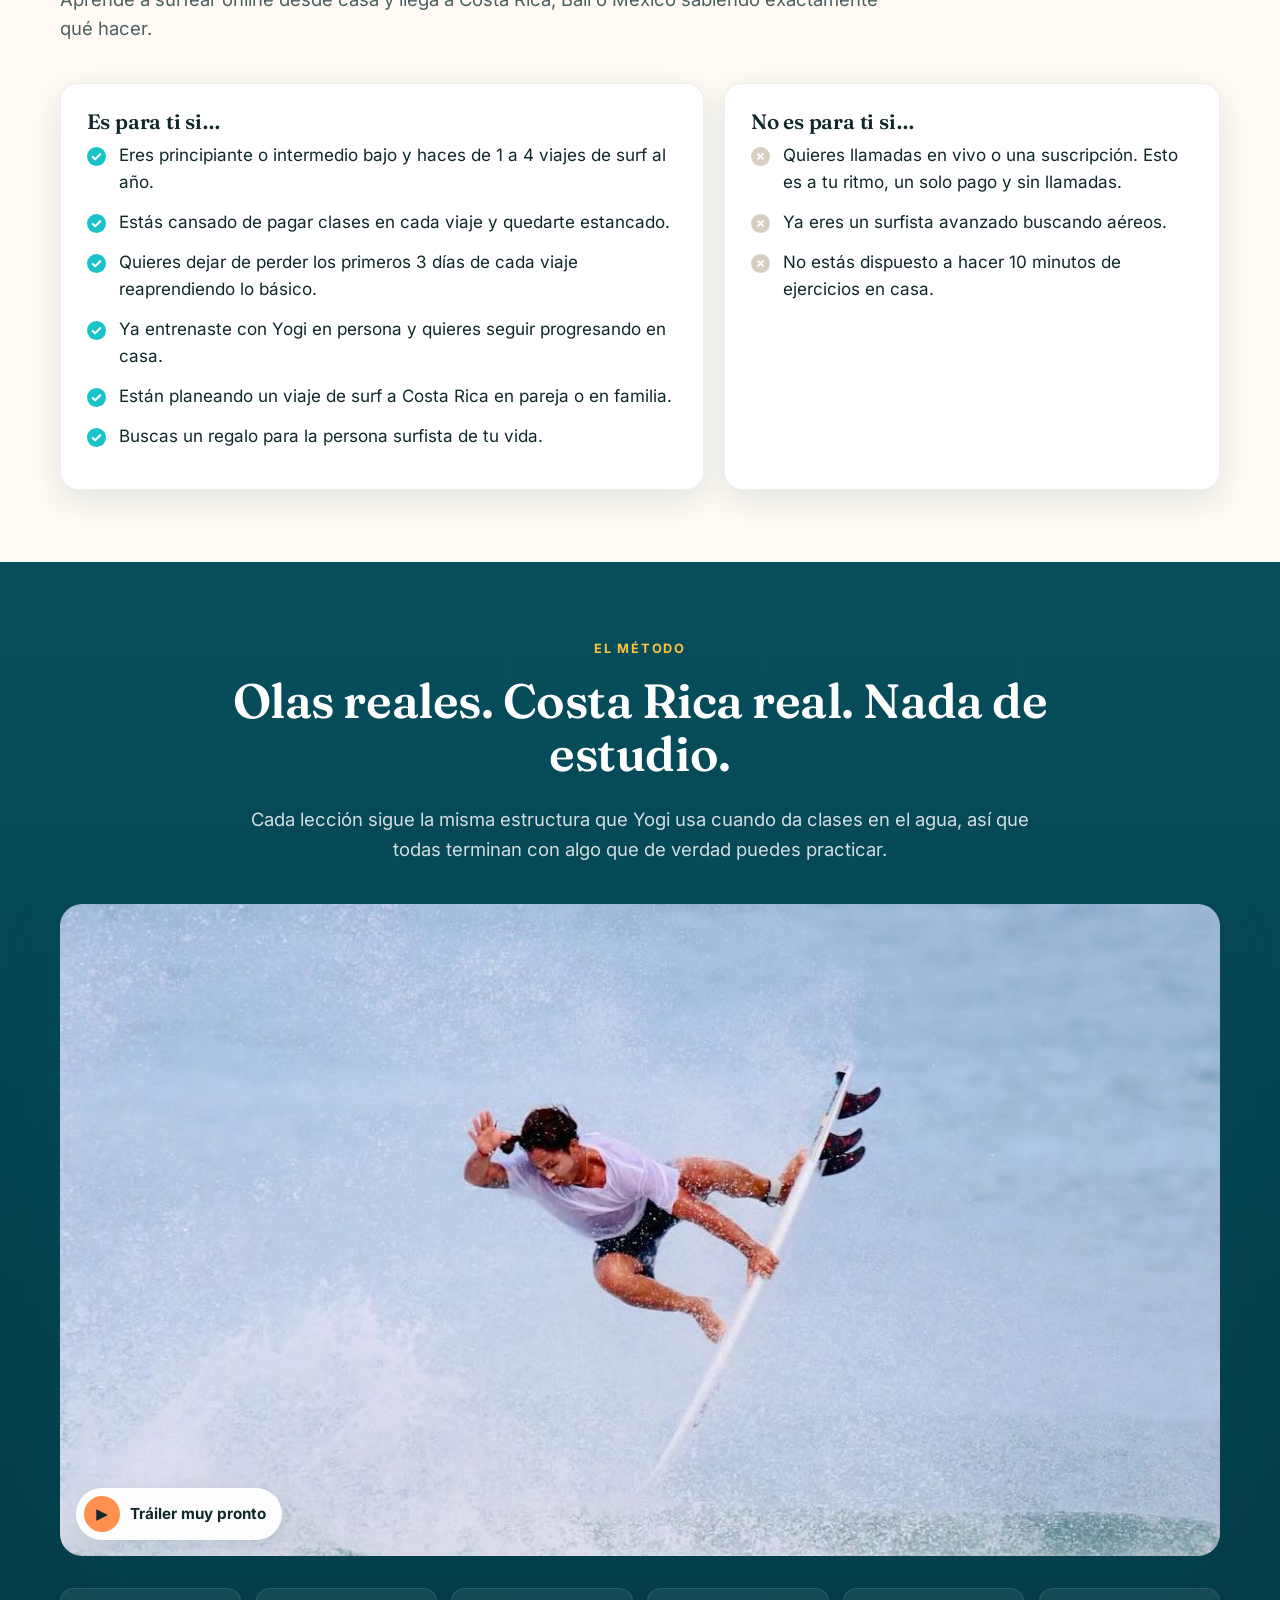
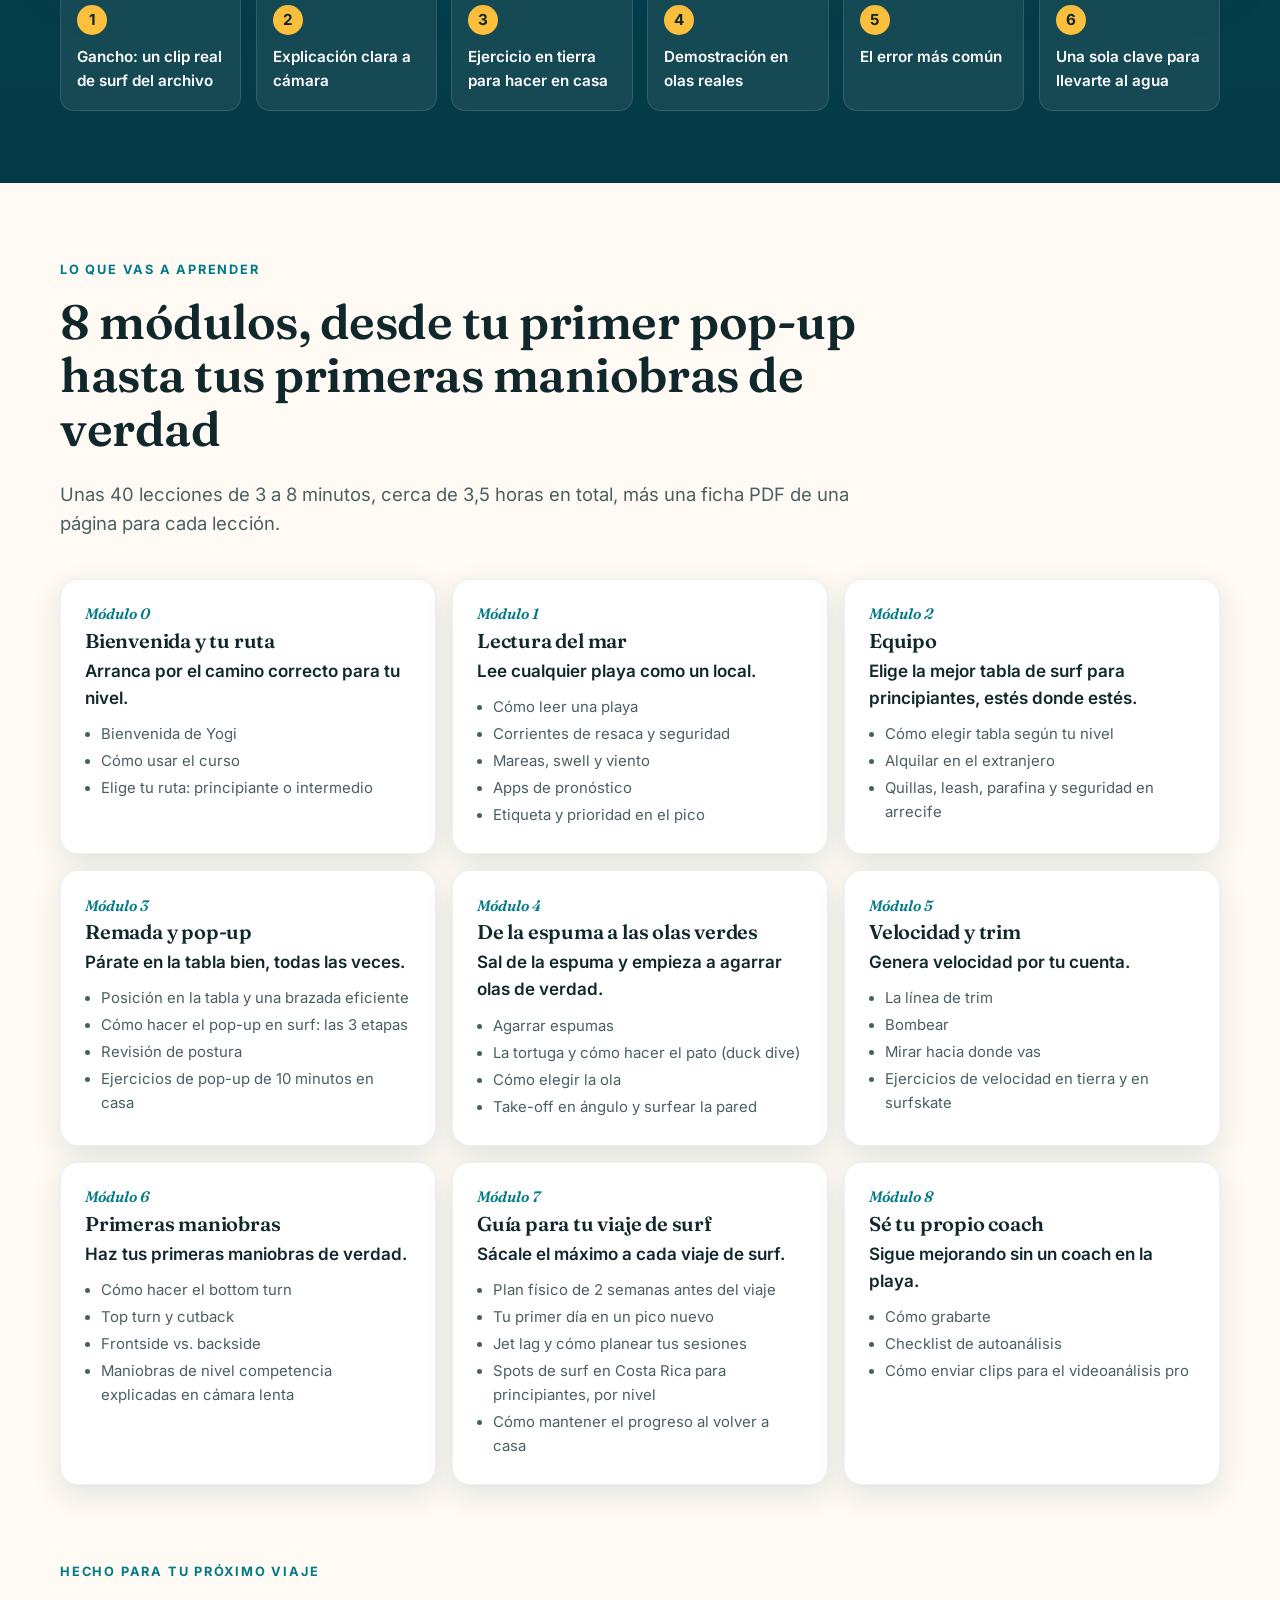
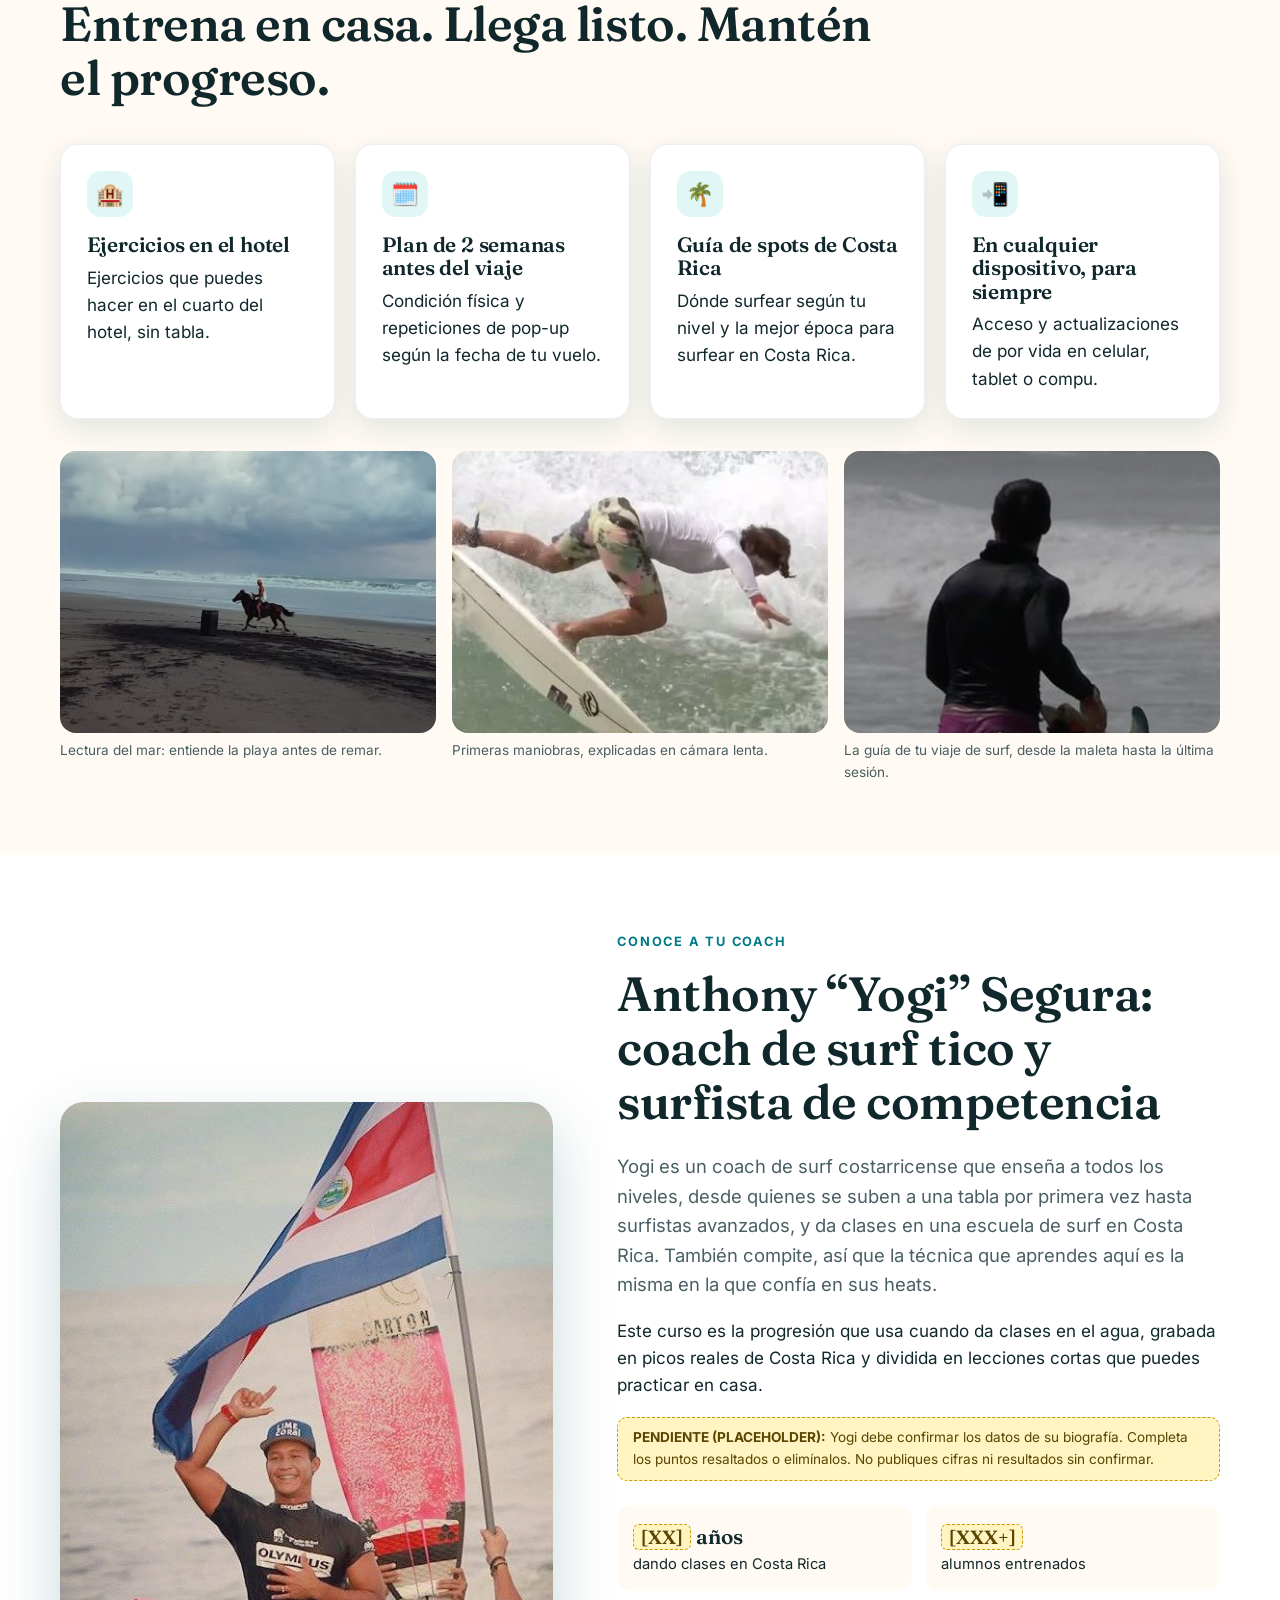
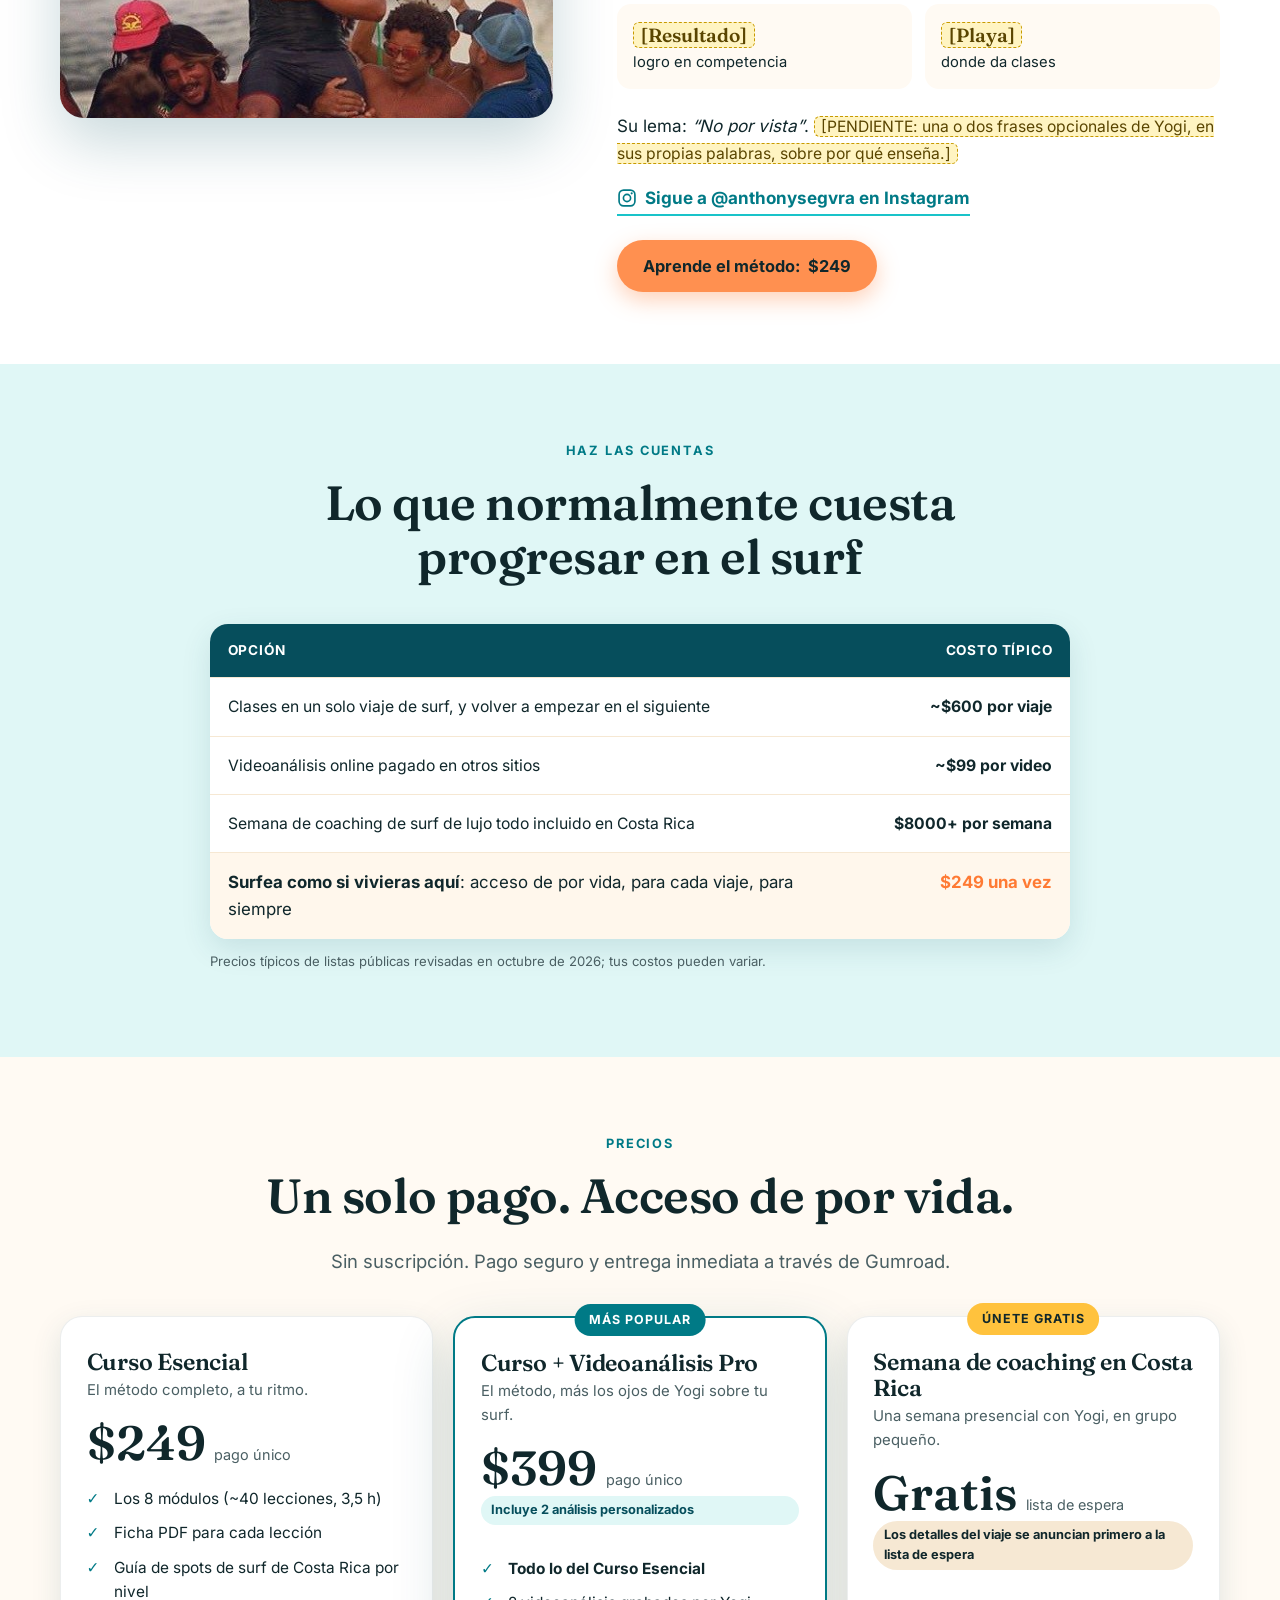
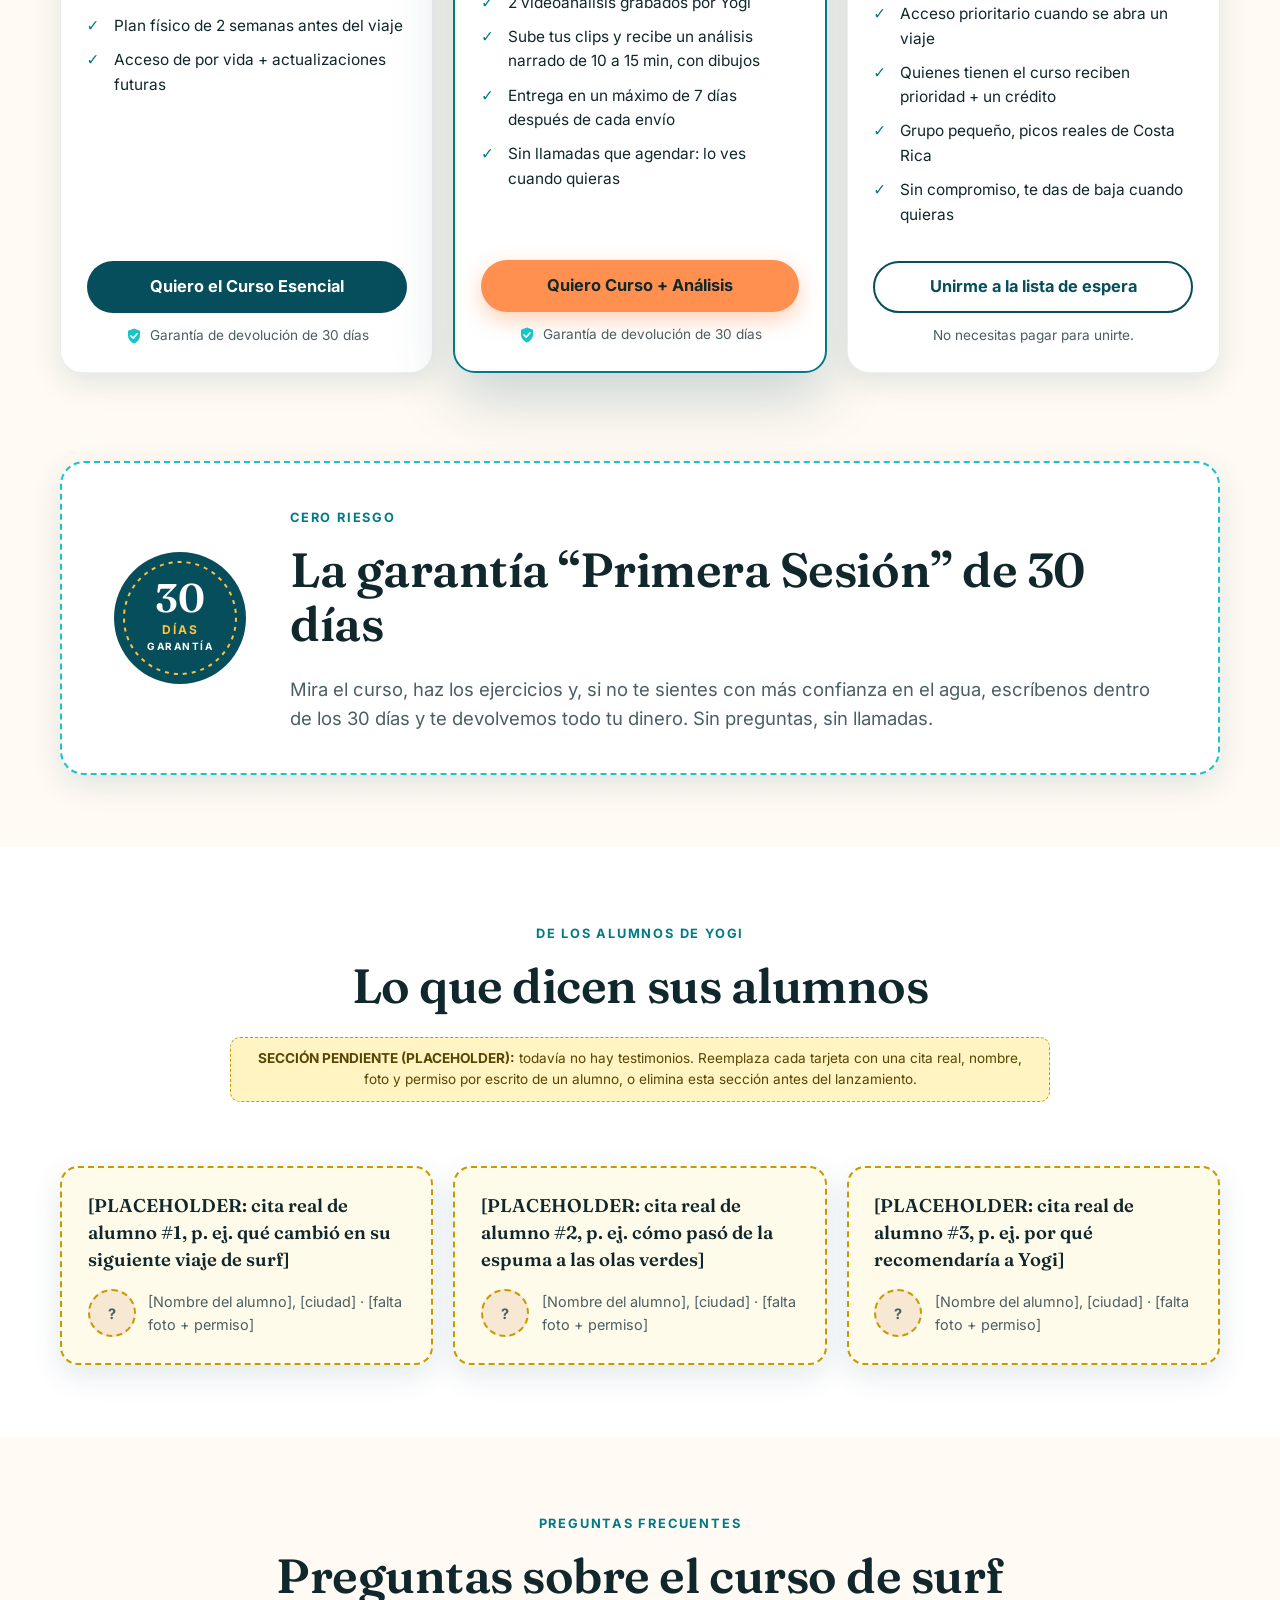
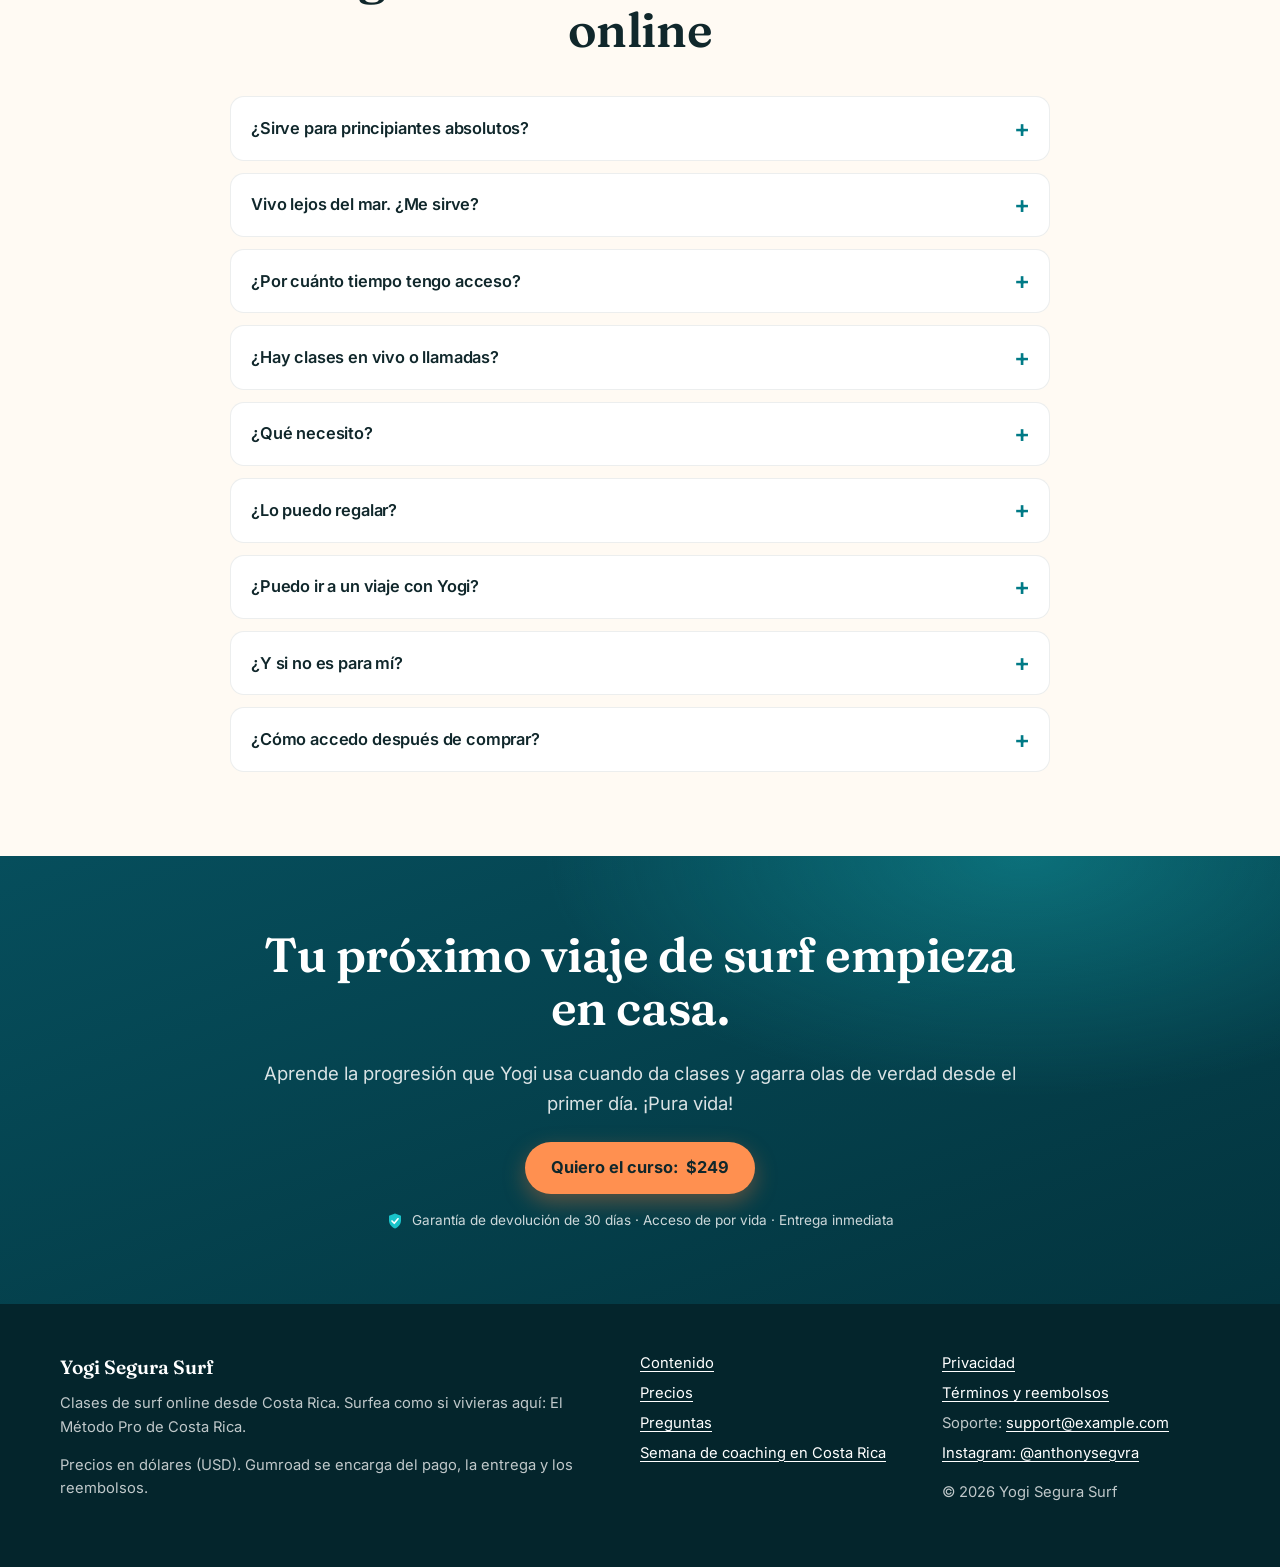
<file: es/index.html>
<!doctype html>
<!-- SPANISH VERSION: generated by tools/build_i18n.py from the English page. Edit translations there, then re-run.
     BRAND: "Yogi Segura Surf" is a working name. To rename, find-and-replace it across /site (see DEPLOY.md).
     LINKS: all Gumroad buy links + waitlist endpoint live in assets/js/config.js -->
<html lang="es">
<head>
<meta charset="utf-8">
<meta name="viewport" content="width=device-width, initial-scale=1">
<meta name="robots" content="noindex">
<title>Curso de surf online: aprende a surfear con el coach tico Anthony “Yogi” Segura | Yogi Segura Surf</title>
<meta name="description" content="Aprende a surfear online con Anthony “Yogi” Segura, coach de surf costarricense y surfista de competencia. 8 módulos: lectura del mar, ejercicios de pop-up en casa, olas verdes, velocidad y primeras maniobras, más una guía de spots de surf en Costa Rica. Acceso de por vida y garantía de 30 días.">
<link rel="canonical" href="https://www.example.com/es/">
<link rel="alternate" hreflang="en" href="https://www.example.com/">
<link rel="alternate" hreflang="es" href="https://www.example.com/es/">
<link rel="alternate" hreflang="x-default" href="https://www.example.com/">
<meta name="theme-color" content="#064e5c">
<meta property="og:type" content="website">
<meta property="og:locale" content="es_LA">
<meta property="og:locale:alternate" content="en_US">
<meta property="og:site_name" content="Yogi Segura Surf">
<meta property="og:title" content="Surfea como si vivieras aquí: el curso de surf online del coach tico Anthony “Yogi” Segura">
<meta property="og:description" content="El método paso a paso que Yogi usa con sus alumnos en Costa Rica. Entrena en casa, llega listo y agarra olas de verdad desde el primer día.">
<meta property="og:url" content="https://www.example.com/es/">
<meta property="og:image" content="https://www.example.com/images/og-image-es.jpg">
<meta property="og:image:width" content="1200">
<meta property="og:image:height" content="630">
<meta property="og:image:alt" content="Anthony “Yogi” Segura surfeando en Costa Rica: curso de surf online Surfea como si vivieras aquí">
<meta name="twitter:card" content="summary_large_image">
<link rel="icon" href="../favicon.svg" type="image/svg+xml">
<link rel="preload" href="../assets/fonts/fraunces-latin-600-normal.woff2" as="font" type="font/woff2" crossorigin>
<link rel="preload" href="../assets/fonts/inter-latin-400-normal.woff2" as="font" type="font/woff2" crossorigin>
<link rel="stylesheet" href="../assets/css/styles.css">
<script src="../assets/js/config.js" defer></script>
<script src="../assets/js/main.js" defer></script>
<script type="application/ld+json">
{
  "@context": "https://schema.org",
  "@graph": [
    {
      "@type": "Person",
      "@id": "https://www.example.com/#yogi",
      "name": "Anthony “Yogi” Segura",
      "alternateName": "Yogi",
      "jobTitle": "Coach de surf",
      "description": "Coach de surf costarricense para niveles principiante, intermedio y avanzado, y surfista de competencia.",
      "nationality": {
        "@type": "Country",
        "name": "Costa Rica"
      },
      "knowsAbout": [
        "Surf",
        "Coaching de surf",
        "Surf de competencia"
      ],
      "sameAs": [
        "https://www.instagram.com/anthonysegvra/"
      ],
      "url": "https://www.example.com/es/#coach"
    },
    {
      "@type": "Organization",
      "@id": "https://www.example.com/#org",
      "name": "Yogi Segura Surf",
      "url": "https://www.example.com/es/",
      "logo": "https://www.example.com/favicon.svg",
      "founder": {
        "@id": "https://www.example.com/#yogi"
      },
      "sameAs": [
        "https://www.instagram.com/anthonysegvra/"
      ]
    },
    {
      "@type": "Course",
      "@id": "https://www.example.com/es/#course",
      "name": "Surfea como si vivieras aquí: El Método Pro de Costa Rica",
      "description": "Curso de surf online para principiantes e intermedios: lectura del mar y seguridad, equipo, remada y pop-up, de la espuma a las olas verdes, velocidad y trim, primeras maniobras, guía para tu viaje de surf con spots de Costa Rica, y cómo ser tu propio coach.",
      "provider": {
        "@id": "https://www.example.com/#org"
      },
      "inLanguage": "es",
      "educationalLevel": "Principiante a intermedio",
      "teaches": [
        "Cómo hacer el pop-up en surf",
        "Cómo agarrar olas verdes",
        "Cómo hacer el pato (duck dive)",
        "Cómo hacer el bottom turn",
        "Preparación para un viaje de surf",
        "Spots de surf en Costa Rica para principiantes"
      ],
      "hasCourseInstance": {
        "@type": "CourseInstance",
        "courseMode": "online",
        "courseWorkload": "PT3H30M",
        "instructor": {
          "@id": "https://www.example.com/#yogi"
        }
      },
      "offers": [
        {
          "@type": "Offer",
          "category": "Paid",
          "name": "Curso Esencial",
          "price": "249",
          "priceCurrency": "USD",
          "availability": "https://schema.org/InStock",
          "url": "https://www.example.com/es/#pricing"
        },
        {
          "@type": "Offer",
          "category": "Paid",
          "name": "Curso + Videoanálisis Pro",
          "price": "399",
          "priceCurrency": "USD",
          "availability": "https://schema.org/InStock",
          "url": "https://www.example.com/es/#pricing"
        }
      ]
    },
    {
      "@type": "Product",
      "@id": "https://www.example.com/es/#product",
      "name": "Surfea como si vivieras aquí: curso de surf online",
      "description": "Acceso de por vida a un curso de surf online de 8 módulos (unas 40 lecciones, 3,5 horas) con fichas PDF y guía de spots de Costa Rica. Videoanálisis grabado opcional con Anthony “Yogi” Segura.",
      "image": "https://www.example.com/images/og-image-es.jpg",
      "brand": {
        "@type": "Brand",
        "name": "Yogi Segura Surf"
      },
      "offers": {
        "@type": "AggregateOffer",
        "priceCurrency": "USD",
        "lowPrice": "249",
        "highPrice": "399",
        "offerCount": "2",
        "availability": "https://schema.org/InStock",
        "url": "https://www.example.com/es/#pricing"
      }
    },
    {
      "@type": "FAQPage",
      "@id": "https://www.example.com/es/#faq",
      "inLanguage": "es",
      "mainEntity": [
        {
          "@type": "Question",
          "name": "¿Sirve para principiantes absolutos?",
          "acceptedAnswer": {
            "@type": "Answer",
            "text": "Sí. En el Módulo 0 eliges la ruta de principiante o de intermedio, y cada lección empieza con un ejercicio en tierra antes de la demostración en el agua."
          }
        },
        {
          "@type": "Question",
          "name": "Vivo lejos del mar. ¿Me sirve?",
          "acceptedAnswer": {
            "@type": "Answer",
            "text": "Sí. Cerca del 40 % del curso son ejercicios en tierra y en casa, como pop-ups que puedes practicar en el cuarto del hotel, que aceleran tu progreso antes del próximo viaje."
          }
        },
        {
          "@type": "Question",
          "name": "¿Por cuánto tiempo tengo acceso?",
          "acceptedAnswer": {
            "@type": "Answer",
            "text": "Para siempre, incluidas las actualizaciones futuras. Un solo pago, sin suscripción."
          }
        },
        {
          "@type": "Question",
          "name": "¿Hay clases en vivo o llamadas?",
          "acceptedAnswer": {
            "@type": "Answer",
            "text": "No, y es a propósito: el curso es a tu ritmo. ¿Quieres retroalimentación personal? El plan con Videoanálisis incluye dos análisis grabados por Yogi, cada uno entregado en un máximo de 7 días después de subir tus clips."
          }
        },
        {
          "@type": "Question",
          "name": "¿Qué necesito?",
          "acceptedAnswer": {
            "@type": "Answer",
            "text": "Un celular o una compu. La tabla es opcional para los ejercicios en tierra."
          }
        },
        {
          "@type": "Question",
          "name": "¿Lo puedo regalar?",
          "acceptedAnswer": {
            "@type": "Answer",
            "text": "Sí, con la opción de regalo al momento de pagar."
          }
        },
        {
          "@type": "Question",
          "name": "¿Puedo ir a un viaje de coaching con Yogi en Costa Rica?",
          "acceptedAnswer": {
            "@type": "Answer",
            "text": "Únete a la lista de espera gratuita. Quienes tienen el curso reciben acceso prioritario y un crédito para el viaje."
          }
        },
        {
          "@type": "Question",
          "name": "¿Y si el curso no es para mí?",
          "acceptedAnswer": {
            "@type": "Answer",
            "text": "Te cubre la garantía “Primera Sesión” de 30 días. Haz los ejercicios y, si no te sientes con más confianza en el agua, escríbenos dentro de los 30 días y te devolvemos todo tu dinero."
          }
        }
      ]
    }
  ]
}
</script>
</head>
<body>
<a class="skip-link" href="#main">Saltar al contenido</a>

<div class="launch-bar launch-only" role="note">
  <strong>Precio de lanzamiento $199</strong><span class="hide-sm"> (precio normal $249) durante los primeros 14 días o para los primeros 100 compradores</span>.
  Termina en <span class="countdown" data-countdown>14 días</span>. <a href="#pricing" class="hide-sm">Ver precios</a>
</div>

<header class="site-header">
  <nav class="wrap nav" aria-label="Principal">
    <a class="brand" href="./" aria-label="Yogi Segura Surf, inicio">
      <svg width="32" height="32" viewBox="0 0 32 32" aria-hidden="true"><circle cx="16" cy="16" r="16" fill="#064e5c"/><path d="M5 19c3-6 8-8 12-5 2 1.6 4 1.4 6-.6 1.3-1.3 2.7-1.6 4-1.4-1.4 5.8-6 10-11 10-4.6 0-8.6-1.2-11-3z" fill="#19c3c9"/><circle cx="22" cy="10" r="3" fill="#ffc23d"/></svg>
      Yogi Segura Surf
    </a>
    <ul class="nav-links">
      <li><a href="#curriculum">Curso</a></li>
      <li><a href="#coach">Coach</a></li>
      <li><a href="#pricing">Precios</a></li>
      <li><a href="#faq">Preguntas</a></li>
      <li><a href="waitlist.html">Viaje a Costa Rica</a></li>
    </ul>
    <div class="nav-actions"><div class="lang-switch" role="group" aria-label="Language / Idioma"><a href="../" lang="en" hreflang="en"><span aria-hidden="true">EN</span><span class="visually-hidden">English</span></a><a href="./" lang="es" hreflang="es" aria-current="page"><span aria-hidden="true">ES</span><span class="visually-hidden">Español</span></a></div>
      <a class="btn btn-dark" href="#pricing">Quiero el curso</a></div>
  </nav>
</header>

<main id="main">
<!-- HERO -->
<section class="hero" aria-labelledby="hero-title">
  <div class="wrap hero-grid">
    <div>
      <p class="badge launch-only"><span class="dot" aria-hidden="true"></span>Precio de lanzamiento: ahorra $50, termina en <span class="countdown" data-countdown>14 días</span></p>
      <p class="eyebrow">Curso de surf online · El Método Pro de Costa Rica</p>
      <h1 id="hero-title">Surfea como si <span class="accent">vivieras aquí.</span></h1>
      <p class="lead">El método paso a paso que Anthony “Yogi” Segura, coach de surf costarricense y surfista de competencia, usa con sus alumnos. Ahora online, para que llegues a cada viaje de surf listo para agarrar olas de verdad desde el primer día.</p>
      <div class="cta-row">
        <a class="btn btn-primary" href="https://gumroad.com/l/PLACEHOLDER-core" data-link="core">Acceso de por vida: <span data-price-core>$199</span> <s class="launch-only">$249</s></a>
        <a class="btn btn-ghost" href="#curriculum">Ver el contenido</a>
      </div>
      <ul class="reassure">
        <li>Garantía de devolución de 30 días</li>
        <li>Un solo pago</li>
        <li>Acceso inmediato en cualquier dispositivo</li>
      </ul>
    </div>
    <div class="hero-media">
      <img src="../images/hero.jpg" width="1440" height="1170" alt="Anthony “Yogi” Segura haciendo un aéreo sobre una ola turquesa en Costa Rica" fetchpriority="high">
      <a class="play" href="#trailer"><span aria-hidden="true">▶</span>Ver el tráiler</a>
    </div>
  </div>
</section>

<section class="stats" aria-label="El curso en resumen">
  <ul class="wrap">
    <li><strong>8</strong><span>módulos</span></li>
    <li><strong>~40</strong><span>lecciones cortas</span></li>
    <li><strong>3,5&nbsp;h</strong><span>de video</span></li>
    <li><strong>40&nbsp;%</strong><span>ejercicios en tierra y en casa</span></li>
    <li><strong>De por vida</strong><span>acceso + actualizaciones</span></li>
  </ul>
</section>

<!-- PAIN -->
<section class="section pain" aria-labelledby="pain-title">
  <div class="wrap">
    <div class="section-head center">
      <p class="eyebrow">¿Te suena conocido?</p>
      <h2 id="pain-title">Cada viaje de surf empieza desde cero</h2>
    </div>
    <div class="grid grid-3">
      <div class="card"><div class="icon" aria-hidden="true">✈️</div><h3>El clic llega el día 5, el vuelo sale el 6</h3><p>Viajas a un lugar increíble, gastas $600 en clases, por fin le agarras la onda el día 5… y te toca volver a casa.</p></div>
      <div class="card"><div class="icon" aria-hidden="true">🔁</div><h3>De vuelta al inicio</h3><p>En casa se te olvida todo y el próximo viaje arranca otra vez desde cero.</p></div>
      <div class="card"><div class="icon" aria-hidden="true">📱</div><h3>200 consejos, cero plan</h3><p>YouTube te dio 200 consejos contradictorios y ninguna progresión clara que seguir.</p></div>
    </div>
  </div>
</section>

<!-- WHO IT'S FOR -->
<section class="section" aria-labelledby="who-title">
  <div class="wrap">
    <div class="section-head">
      <p class="eyebrow">¿Para quién es?</p>
      <h2 id="who-title">Hecho para quienes viajan a surfear</h2>
      <p class="lead">Aprende a surfear online desde casa y llega a Costa Rica, Bali o México sabiendo exactamente qué hacer.</p>
    </div>
    <div class="fit">
      <div class="card">
        <h3>Es para ti si…</h3>
        <ul class="checklist">
          <li>Eres principiante o intermedio bajo y haces de 1 a 4 viajes de surf al año.</li>
          <li>Estás cansado de pagar clases en cada viaje y quedarte estancado.</li>
          <li>Quieres dejar de perder los primeros 3 días de cada viaje reaprendiendo lo básico.</li>
          <li>Ya entrenaste con Yogi en persona y quieres seguir progresando en casa.</li>
          <li>Están planeando un viaje de surf a Costa Rica en pareja o en familia.</li>
          <li>Buscas un regalo para la persona surfista de tu vida.</li>
        </ul>
      </div>
      <div class="card">
        <h3>No es para ti si…</h3>
        <ul class="checklist no">
          <li>Quieres llamadas en vivo o una suscripción. Esto es a tu ritmo, un solo pago y sin llamadas.</li>
          <li>Ya eres un surfista avanzado buscando aéreos.</li>
          <li>No estás dispuesto a hacer 10 minutos de ejercicios en casa.</li>
        </ul>
      </div>
    </div>
  </div>
</section>

<!-- TRAILER + METHOD -->
<section class="section method" id="trailer" aria-labelledby="method-title">
  <div class="wrap">
    <div class="section-head center">
      <p class="eyebrow">El método</p>
      <h2 id="method-title">Olas reales. Costa Rica real. Nada de estudio.</h2>
      <p class="lead">Cada lección sigue la misma estructura que Yogi usa cuando da clases en el agua, así que todas terminan con algo que de verdad puedes practicar.</p>
    </div>
    <!-- TRAILER SLOT: poster is a crop of Yogi's air photo. Swap this figure for a <video> when trailer.mp4/webm are ready (see images/README.md) -->
    <figure class="video-frame" style="margin:0">
      <img src="../images/trailer-poster.jpg" width="1200" height="675" loading="lazy" alt="Adelanto del tráiler: Anthony “Yogi” Segura en el aire sobre una ola reventando">
      <span class="play" aria-hidden="true"><span>▶</span>Tráiler muy pronto</span>
    </figure>
    <ol class="steps" aria-label="Cómo funciona cada lección">
      <li>Gancho: un clip real de surf del archivo</li>
      <li>Explicación clara a cámara</li>
      <li>Ejercicio en tierra para hacer en casa</li>
      <li>Demostración en olas reales</li>
      <li>El error más común</li>
      <li>Una sola clave para llevarte al agua</li>
    </ol>
  </div>
</section>

<!-- CURRICULUM -->
<section class="section" id="curriculum" aria-labelledby="curr-title">
  <div class="wrap">
    <div class="section-head">
      <p class="eyebrow">Lo que vas a aprender</p>
      <h2 id="curr-title">8 módulos, desde tu primer pop-up hasta tus primeras maniobras de verdad</h2>
      <p class="lead">Unas 40 lecciones de 3 a 8 minutos, cerca de 3,5 horas en total, más una ficha PDF de una página para cada lección.</p>
    </div>
    <div class="modules">
      <article class="module"><span class="num">Módulo 0</span><h3>Bienvenida y tu ruta</h3><p class="outcome">Arranca por el camino correcto para tu nivel.</p><ul><li>Bienvenida de Yogi</li><li>Cómo usar el curso</li><li>Elige tu ruta: principiante o intermedio</li></ul></article>
      <article class="module"><span class="num">Módulo 1</span><h3>Lectura del mar</h3><p class="outcome">Lee cualquier playa como un local.</p><ul><li>Cómo leer una playa</li><li>Corrientes de resaca y seguridad</li><li>Mareas, swell y viento</li><li>Apps de pronóstico</li><li>Etiqueta y prioridad en el pico</li></ul></article>
      <article class="module"><span class="num">Módulo 2</span><h3>Equipo</h3><p class="outcome">Elige la mejor tabla de surf para principiantes, estés donde estés.</p><ul><li>Cómo elegir tabla según tu nivel</li><li>Alquilar en el extranjero</li><li>Quillas, leash, parafina y seguridad en arrecife</li></ul></article>
      <article class="module"><span class="num">Módulo 3</span><h3>Remada y pop-up</h3><p class="outcome">Párate en la tabla bien, todas las veces.</p><ul><li>Posición en la tabla y una brazada eficiente</li><li>Cómo hacer el pop-up en surf: las 3 etapas</li><li>Revisión de postura</li><li>Ejercicios de pop-up de 10 minutos en casa</li></ul></article>
      <article class="module"><span class="num">Módulo 4</span><h3>De la espuma a las olas verdes</h3><p class="outcome">Sal de la espuma y empieza a agarrar olas de verdad.</p><ul><li>Agarrar espumas</li><li>La tortuga y cómo hacer el pato (duck dive)</li><li>Cómo elegir la ola</li><li>Take-off en ángulo y surfear la pared</li></ul></article>
      <article class="module"><span class="num">Módulo 5</span><h3>Velocidad y trim</h3><p class="outcome">Genera velocidad por tu cuenta.</p><ul><li>La línea de trim</li><li>Bombear</li><li>Mirar hacia donde vas</li><li>Ejercicios de velocidad en tierra y en surfskate</li></ul></article>
      <article class="module"><span class="num">Módulo 6</span><h3>Primeras maniobras</h3><p class="outcome">Haz tus primeras maniobras de verdad.</p><ul><li>Cómo hacer el bottom turn</li><li>Top turn y cutback</li><li>Frontside vs. backside</li><li>Maniobras de nivel competencia explicadas en cámara lenta</li></ul></article>
      <article class="module"><span class="num">Módulo 7</span><h3>Guía para tu viaje de surf</h3><p class="outcome">Sácale el máximo a cada viaje de surf.</p><ul><li>Plan físico de 2 semanas antes del viaje</li><li>Tu primer día en un pico nuevo</li><li>Jet lag y cómo planear tus sesiones</li><li>Spots de surf en Costa Rica para principiantes, por nivel</li><li>Cómo mantener el progreso al volver a casa</li></ul></article>
      <article class="module"><span class="num">Módulo 8</span><h3>Sé tu propio coach</h3><p class="outcome">Sigue mejorando sin un coach en la playa.</p><ul><li>Cómo grabarte</li><li>Checklist de autoanálisis</li><li>Cómo enviar clips para el videoanálisis pro</li></ul></article>
    </div>
  </div>
</section>

<!-- TRAVEL FEATURES -->
<section class="section" style="padding-top:0" aria-labelledby="travel-title">
  <div class="wrap">
    <div class="section-head">
      <p class="eyebrow">Hecho para tu próximo viaje</p>
      <h2 id="travel-title">Entrena en casa. Llega listo. Mantén el progreso.</h2>
    </div>
    <div class="grid grid-4">
      <div class="card"><div class="icon" aria-hidden="true">🏨</div><h3>Ejercicios en el hotel</h3><p>Ejercicios que puedes hacer en el cuarto del hotel, sin tabla.</p></div>
      <div class="card"><div class="icon" aria-hidden="true">🗓️</div><h3>Plan de 2 semanas antes del viaje</h3><p>Condición física y repeticiones de pop-up según la fecha de tu vuelo.</p></div>
      <div class="card"><div class="icon" aria-hidden="true">🌴</div><h3>Guía de spots de Costa Rica</h3><p>Dónde surfear según tu nivel y la mejor época para surfear en Costa Rica.</p></div>
      <div class="card"><div class="icon" aria-hidden="true">📲</div><h3>En cualquier dispositivo, para siempre</h3><p>Acceso y actualizaciones de por vida en celular, tablet o compu.</p></div>
    </div>
    <div class="gallery">
      <figure><img src="../images/lineup-drone.jpg" width="512" height="384" loading="lazy" alt="Jinete a caballo en una playa de arena negra bajo nubes de tormenta en la costa de Costa Rica"><figcaption>Lectura del mar: entiende la playa antes de remar.</figcaption></figure>
      <figure><img src="../images/surf-turn.jpg" width="360" height="270" loading="lazy" alt="Surfista levantando agua en un cutback fuerte"><figcaption>Primeras maniobras, explicadas en cámara lenta.</figcaption></figure>
      <figure><img src="../images/trip-lifestyle.jpg" width="360" height="270" loading="lazy" alt="Surfista con su tabla en la arena, mirando las olas antes de entrar"><figcaption>La guía de tu viaje de surf, desde la maleta hasta la última sesión.</figcaption></figure>
    </div>
  </div>
</section>

<!-- ABOUT -->
<section class="section about" id="coach" aria-labelledby="coach-title">
  <div class="wrap about-grid">
    <div class="about-photo">
      <img src="../images/about-yogi.jpg" width="512" height="640" loading="lazy" alt="Anthony “Yogi” Segura sonriendo, cargado en hombros por la gente bajo una bandera de Costa Rica, con su tabla detrás">
      <!-- Optional inset photo slot (Yogi coaching a student, with a signed release): add <img class="inset" src="../images/coaching-client.jpg" ...> here -->
    </div>
    <div>
      <p class="eyebrow">Conoce a tu coach</p>
      <h2 id="coach-title">Anthony “Yogi” Segura: coach de surf tico y surfista de competencia</h2>
      <p class="lead">Yogi es un coach de surf costarricense que enseña a todos los niveles, desde quienes se suben a una tabla por primera vez hasta surfistas avanzados, y da clases en una escuela de surf en Costa Rica. También compite, así que la técnica que aprendes aquí es la misma en la que confía en sus heats.</p>
      <p>Este curso es la progresión que usa cuando da clases en el agua, grabada en picos reales de Costa Rica y dividida en lecciones cortas que puedes practicar en casa.</p>
      <p class="ph-note"><strong>PENDIENTE (PLACEHOLDER):</strong> Yogi debe confirmar los datos de su biografía. Completa los puntos resaltados o elimínalos. No publiques cifras ni resultados sin confirmar.</p>
      <ul class="facts">
        <li><strong><span class="ph">[XX]</span> años</strong>dando clases en Costa Rica</li>
        <li><strong><span class="ph">[XXX+]</span></strong>alumnos entrenados</li>
        <li><strong><span class="ph">[Resultado]</span></strong>logro en competencia</li>
        <li><strong><span class="ph">[Playa]</span></strong>donde da clases</li>
      </ul>
      <p>Su lema: <em>“No por vista”</em>. <span class="ph">[PENDIENTE: una o dos frases opcionales de Yogi, en sus propias palabras, sobre por qué enseña.]</span></p>
      <p class="ig-row"><a class="ig-link" href="https://www.instagram.com/anthonysegvra/" rel="me noopener" target="_blank"><svg width="20" height="20" viewBox="0 0 24 24" aria-hidden="true"><rect x="2.5" y="2.5" width="19" height="19" rx="5.5" fill="none" stroke="currentColor" stroke-width="2"/><circle cx="12" cy="12" r="4.3" fill="none" stroke="currentColor" stroke-width="2"/><circle cx="17.6" cy="6.4" r="1.3" fill="currentColor"/></svg>Sigue a @anthonysegvra en Instagram<span class="visually-hidden"> (se abre en una pestaña nueva)</span></a></p>
      <a class="btn btn-primary" href="https://gumroad.com/l/PLACEHOLDER-core" data-link="core">Aprende el método: <span data-price-core>$199</span></a>
    </div>
  </div>
</section>

<!-- PRICE ANCHOR -->
<section class="section anchor" aria-labelledby="anchor-title">
  <div class="wrap" style="max-width:860px">
    <div class="section-head center">
      <p class="eyebrow">Haz las cuentas</p>
      <h2 id="anchor-title">Lo que normalmente cuesta progresar en el surf</h2>
    </div>
    <table class="compare">
      <caption class="visually-hidden">Costo típico de clases de surf comparado con este curso</caption>
      <thead><tr><th scope="col">Opción</th><th scope="col">Costo típico</th></tr></thead>
      <tbody>
        <tr><td>Clases en un solo viaje de surf, y volver a empezar en el siguiente</td><td>~$600 por viaje</td></tr>
        <tr><td>Videoanálisis online pagado en otros sitios</td><td>~$99 por video</td></tr>
        <tr><td>Semana de coaching de surf de lujo todo incluido en Costa Rica</td><td>$8000+ por semana</td></tr>
        <tr class="us"><td><strong>Surfea como si vivieras aquí</strong>: acceso de por vida, para cada viaje, para siempre</td><td><span data-price-core>$199</span> una vez</td></tr>
      </tbody>
    </table>
    <p class="fine">Precios típicos de listas públicas revisadas en octubre de 2026; tus costos pueden variar.</p>
  </div>
</section>

<!-- PRICING -->
<section class="section pricing" id="pricing" aria-labelledby="pricing-title" data-hide-sticky>
  <div class="wrap">
    <div class="section-head center">
      <p class="eyebrow">Precios</p>
      <h2 id="pricing-title">Un solo pago. Acceso de por vida.</h2>
      <p class="lead">Sin suscripción. Pago seguro y entrega inmediata a través de Gumroad.</p>
      <p class="badge launch-only" style="margin-top:.5rem"><span class="dot" aria-hidden="true"></span>El precio de lanzamiento termina en <span class="countdown" data-countdown>14 días</span> o al llegar a 100 compradores</p>
    </div>
    <div class="tiers">
      <article class="tier">
        <h3>Curso Esencial</h3>
        <p class="tag">El método completo, a tu ritmo.</p>
        <div class="price"><span class="amount" data-price-core>$199</span><s class="launch-only">$249</s><span class="once">pago único</span></div>
        <span class="launch-pill launch-only">Precio de lanzamiento: primeros 14 días / 100 compradores</span>
        <ul>
          <li>Los 8 módulos (~40 lecciones, 3,5&nbsp;h)</li>
          <li>Ficha PDF para cada lección</li>
          <li>Guía de spots de surf de Costa Rica por nivel</li>
          <li>Plan físico de 2 semanas antes del viaje</li>
          <li>Acceso de por vida + actualizaciones futuras</li>
        </ul>
        <a class="btn btn-dark btn-block" href="https://gumroad.com/l/PLACEHOLDER-core" data-link="core">Quiero el Curso Esencial</a>
        <p class="guarantee-mini"><svg width="18" height="18" viewBox="0 0 24 24" aria-hidden="true"><path d="M12 2l8 3v6c0 5-3.4 9.4-8 11-4.6-1.6-8-6-8-11V5z" fill="#19c3c9"/><path d="M8 12l3 3 5-6" stroke="#fff" stroke-width="2.2" fill="none" stroke-linecap="round" stroke-linejoin="round"/></svg>Garantía de devolución de 30 días</p>
      </article>
      <article class="tier featured">
        <span class="ribbon">Más popular</span>
        <h3>Curso + Videoanálisis Pro</h3>
        <p class="tag">El método, más los ojos de Yogi sobre tu surf.</p>
        <div class="price"><span class="amount">$399</span><span class="once">pago único</span></div>
        <span class="launch-pill" style="background:var(--foam);color:var(--ocean)">Incluye 2 análisis personalizados</span>
        <ul>
          <li><strong>Todo lo del Curso Esencial</strong></li>
          <li>2 videoanálisis grabados por Yogi</li>
          <li>Sube tus clips y recibe un análisis narrado de 10 a 15 min, con dibujos</li>
          <li>Entrega en un máximo de 7 días después de cada envío</li>
          <li>Sin llamadas que agendar: lo ves cuando quieras</li>
        </ul>
        <a class="btn btn-primary btn-block" href="https://gumroad.com/l/PLACEHOLDER-analysis" data-link="analysis">Quiero Curso + Análisis</a>
        <p class="guarantee-mini"><svg width="18" height="18" viewBox="0 0 24 24" aria-hidden="true"><path d="M12 2l8 3v6c0 5-3.4 9.4-8 11-4.6-1.6-8-6-8-11V5z" fill="#19c3c9"/><path d="M8 12l3 3 5-6" stroke="#fff" stroke-width="2.2" fill="none" stroke-linecap="round" stroke-linejoin="round"/></svg>Garantía de devolución de 30 días</p>
      </article>
      <article class="tier">
        <span class="ribbon alt">Únete gratis</span>
        <h3>Semana de coaching en Costa Rica</h3>
        <p class="tag">Una semana presencial con Yogi, en grupo pequeño.</p>
        <div class="price"><span class="amount">Gratis</span><span class="once">lista de espera</span></div>
        <span class="launch-pill" style="background:var(--sand-2);color:var(--ink)">Los detalles del viaje se anuncian primero a la lista de espera</span>
        <ul>
          <li>Acceso prioritario cuando se abra un viaje</li>
          <li>Quienes tienen el curso reciben prioridad + un crédito</li>
          <li>Grupo pequeño, picos reales de Costa Rica</li>
          <li>Sin compromiso, te das de baja cuando quieras</li>
        </ul>
        <a class="btn btn-ghost btn-block" href="waitlist.html" style="color:var(--ocean)">Unirme a la lista de espera</a>
        <p class="guarantee-mini">No necesitas pagar para unirte.</p>
      </article>
    </div>
  </div>
</section>

<!-- GUARANTEE -->
<section class="section" style="padding-top:1rem" aria-labelledby="guarantee-title">
  <div class="wrap">
    <div class="guarantee">
      <svg class="seal" viewBox="0 0 140 140" role="img" aria-label="Sello de garantía de devolución de 30 días">
        <circle cx="70" cy="70" r="66" fill="#064e5c"/><circle cx="70" cy="70" r="56" fill="none" stroke="#ffc23d" stroke-width="2" stroke-dasharray="4 5"/>
        <text x="70" y="64" text-anchor="middle" font-family="Fraunces, Georgia, serif" font-size="40" font-weight="600" fill="#fff">30</text>
        <text x="70" y="86" text-anchor="middle" font-family="Inter, Arial, sans-serif" font-size="12" font-weight="700" letter-spacing="2" fill="#ffc23d">DÍAS</text>
        <text x="70" y="102" text-anchor="middle" font-family="Inter, Arial, sans-serif" font-size="10" font-weight="700" letter-spacing="1.5" fill="#fff">GARANTÍA</text>
      </svg>
      <div>
        <p class="eyebrow">Cero riesgo</p>
        <h2 id="guarantee-title">La garantía “Primera Sesión” de 30 días</h2>
        <p class="lead" style="margin-bottom:0">Mira el curso, haz los ejercicios y, si no te sientes con más confianza en el agua, escríbenos dentro de los 30 días y te devolvemos todo tu dinero. Sin preguntas, sin llamadas.</p>
      </div>
    </div>
  </div>
</section>

<!-- TESTIMONIALS (PLACEHOLDERS) -->
<section class="section about" aria-labelledby="test-title">
  <div class="wrap">
    <div class="section-head center">
      <p class="eyebrow">De los alumnos de Yogi</p>
      <h2 id="test-title">Lo que dicen sus alumnos</h2>
      <p class="ph-note" style="display:inline-block"><strong>SECCIÓN PENDIENTE (PLACEHOLDER):</strong> todavía no hay testimonios. Reemplaza cada tarjeta con una cita real, nombre, foto y permiso por escrito de un alumno, o elimina esta sección antes del lanzamiento.</p>
    </div>
    <div class="grid grid-3">
      <figure class="card quote is-placeholder"><blockquote><p>[PLACEHOLDER: cita real de alumno #1, p. ej. qué cambió en su siguiente viaje de surf]</p></blockquote><figcaption class="who"><span class="avatar" aria-hidden="true">?</span><span>[Nombre del alumno], [ciudad] · [falta foto + permiso]</span></figcaption></figure>
      <figure class="card quote is-placeholder"><blockquote><p>[PLACEHOLDER: cita real de alumno #2, p. ej. cómo pasó de la espuma a las olas verdes]</p></blockquote><figcaption class="who"><span class="avatar" aria-hidden="true">?</span><span>[Nombre del alumno], [ciudad] · [falta foto + permiso]</span></figcaption></figure>
      <figure class="card quote is-placeholder"><blockquote><p>[PLACEHOLDER: cita real de alumno #3, p. ej. por qué recomendaría a Yogi]</p></blockquote><figcaption class="who"><span class="avatar" aria-hidden="true">?</span><span>[Nombre del alumno], [ciudad] · [falta foto + permiso]</span></figcaption></figure>
    </div>
  </div>
</section>

<!-- FAQ -->
<section class="section" id="faq" aria-labelledby="faq-title">
  <div class="wrap">
    <div class="section-head center">
      <p class="eyebrow">Preguntas frecuentes</p>
      <h2 id="faq-title">Preguntas sobre el curso de surf online</h2>
    </div>
    <div class="faq">
      <details><summary><h3>¿Sirve para principiantes absolutos?</h3></summary><div><p>Sí. En el Módulo 0 eliges la ruta de principiante o de intermedio, y cada lección empieza con un ejercicio en tierra antes de la demostración en el agua.</p></div></details>
      <details><summary><h3>Vivo lejos del mar. ¿Me sirve?</h3></summary><div><p>Sí. Cerca del 40 % del curso son ejercicios en tierra y en casa, como pop-ups que puedes practicar en el cuarto del hotel, que aceleran tu progreso antes del próximo viaje.</p></div></details>
      <details><summary><h3>¿Por cuánto tiempo tengo acceso?</h3></summary><div><p>Para siempre, incluidas las actualizaciones futuras. Un solo pago, sin suscripción.</p></div></details>
      <details><summary><h3>¿Hay clases en vivo o llamadas?</h3></summary><div><p>No, y es a propósito: el curso es a tu ritmo. ¿Quieres retroalimentación personal? El plan con Videoanálisis incluye dos análisis grabados por Yogi, cada uno entregado en un máximo de 7 días después de subir tus clips.</p></div></details>
      <details><summary><h3>¿Qué necesito?</h3></summary><div><p>Un celular o una compu. La tabla es opcional para los ejercicios en tierra.</p></div></details>
      <details><summary><h3>¿Lo puedo regalar?</h3></summary><div><p>Sí, con la opción de regalo al momento de pagar.</p></div></details>
      <details><summary><h3>¿Puedo ir a un viaje con Yogi?</h3></summary><div><p>Únete a la <a href="waitlist.html">lista de espera gratuita de la semana de coaching en Costa Rica</a>. Quienes tienen el curso reciben acceso prioritario y un crédito.</p></div></details>
      <details><summary><h3>¿Y si no es para mí?</h3></summary><div><p>Te cubre la garantía “Primera Sesión” de 30 días. Escríbenos dentro de los 30 días y te devolvemos todo tu dinero a través de Gumroad. Sin preguntas, sin llamadas.</p></div></details>
      <details><summary><h3>¿Cómo accedo después de comprar?</h3></summary><div><p>Gumroad se encarga del pago y la entrega. Recibes un correo con acceso inmediato para ver todas las lecciones en cualquier dispositivo.</p></div></details>
    </div>
  </div>
</section>

<!-- FINAL CTA -->
<section class="section final" aria-labelledby="final-title" data-hide-sticky>
  <div class="wrap" style="max-width:760px">
    <h2 id="final-title">Tu próximo viaje de surf empieza en casa.</h2>
    <p class="lead">Aprende la progresión que Yogi usa cuando da clases y agarra olas de verdad desde el primer día. ¡Pura vida!</p>
    <div class="cta-row" style="justify-content:center">
      <a class="btn btn-primary" style="flex:0 1 auto" href="https://gumroad.com/l/PLACEHOLDER-core" data-link="core">Quiero el curso: <span data-price-core>$199</span> <s class="launch-only">$249</s></a>
    </div>
    <p class="guarantee-mini"><svg width="18" height="18" viewBox="0 0 24 24" aria-hidden="true"><path d="M12 2l8 3v6c0 5-3.4 9.4-8 11-4.6-1.6-8-6-8-11V5z" fill="#19c3c9"/><path d="M8 12l3 3 5-6" stroke="#fff" stroke-width="2.2" fill="none" stroke-linecap="round" stroke-linejoin="round"/></svg>Garantía de devolución de 30 días · Acceso de por vida · Entrega inmediata</p>
  </div>
</section>
</main>

<footer class="site-footer">
  <div class="wrap footer-grid">
    <div>
      <a class="brand" href="./">Yogi Segura Surf</a>
      <p>Clases de surf online desde Costa Rica. Surfea como si vivieras aquí: El Método Pro de Costa Rica.</p>
      <p>Precios en dólares (USD). Gumroad se encarga del pago, la entrega y los reembolsos.</p>
    </div>
    <div>
      <h2 class="visually-hidden">Sitio</h2>
      <ul><li><a href="#curriculum">Contenido</a></li><li><a href="#pricing">Precios</a></li><li><a href="#faq">Preguntas</a></li><li><a href="waitlist.html">Semana de coaching en Costa Rica</a></li></ul>
    </div>
    <div>
      <h2 class="visually-hidden">Legal y soporte</h2>
      <ul><li><a href="privacy.html">Privacidad</a></li><li><a href="terms.html">Términos y reembolsos</a></li><li>Soporte: <a href="mailto:support@example.com" data-support-email>support@example.com</a></li><li><a href="https://www.instagram.com/anthonysegvra/" rel="me noopener" target="_blank">Instagram: @anthonysegvra<span class="visually-hidden"> (se abre en una pestaña nueva)</span></a></li></ul>
      <p style="margin-top:1rem">© <span data-year>2026</span> Yogi Segura Surf</p>
    </div>
  </div>
</footer>

<aside class="sticky-cta" aria-label="Compra rápida">
  <p class="txt" style="margin:0"><strong><span data-price-core>$199</span> <s class="launch-only" style="font-weight:400;color:var(--muted)">$249</s></strong>De por vida · Garantía 30 días</p>
  <a class="btn btn-primary" href="https://gumroad.com/l/PLACEHOLDER-core" data-link="core">Quiero el curso</a>
</aside>
</body>
</html>
</file>
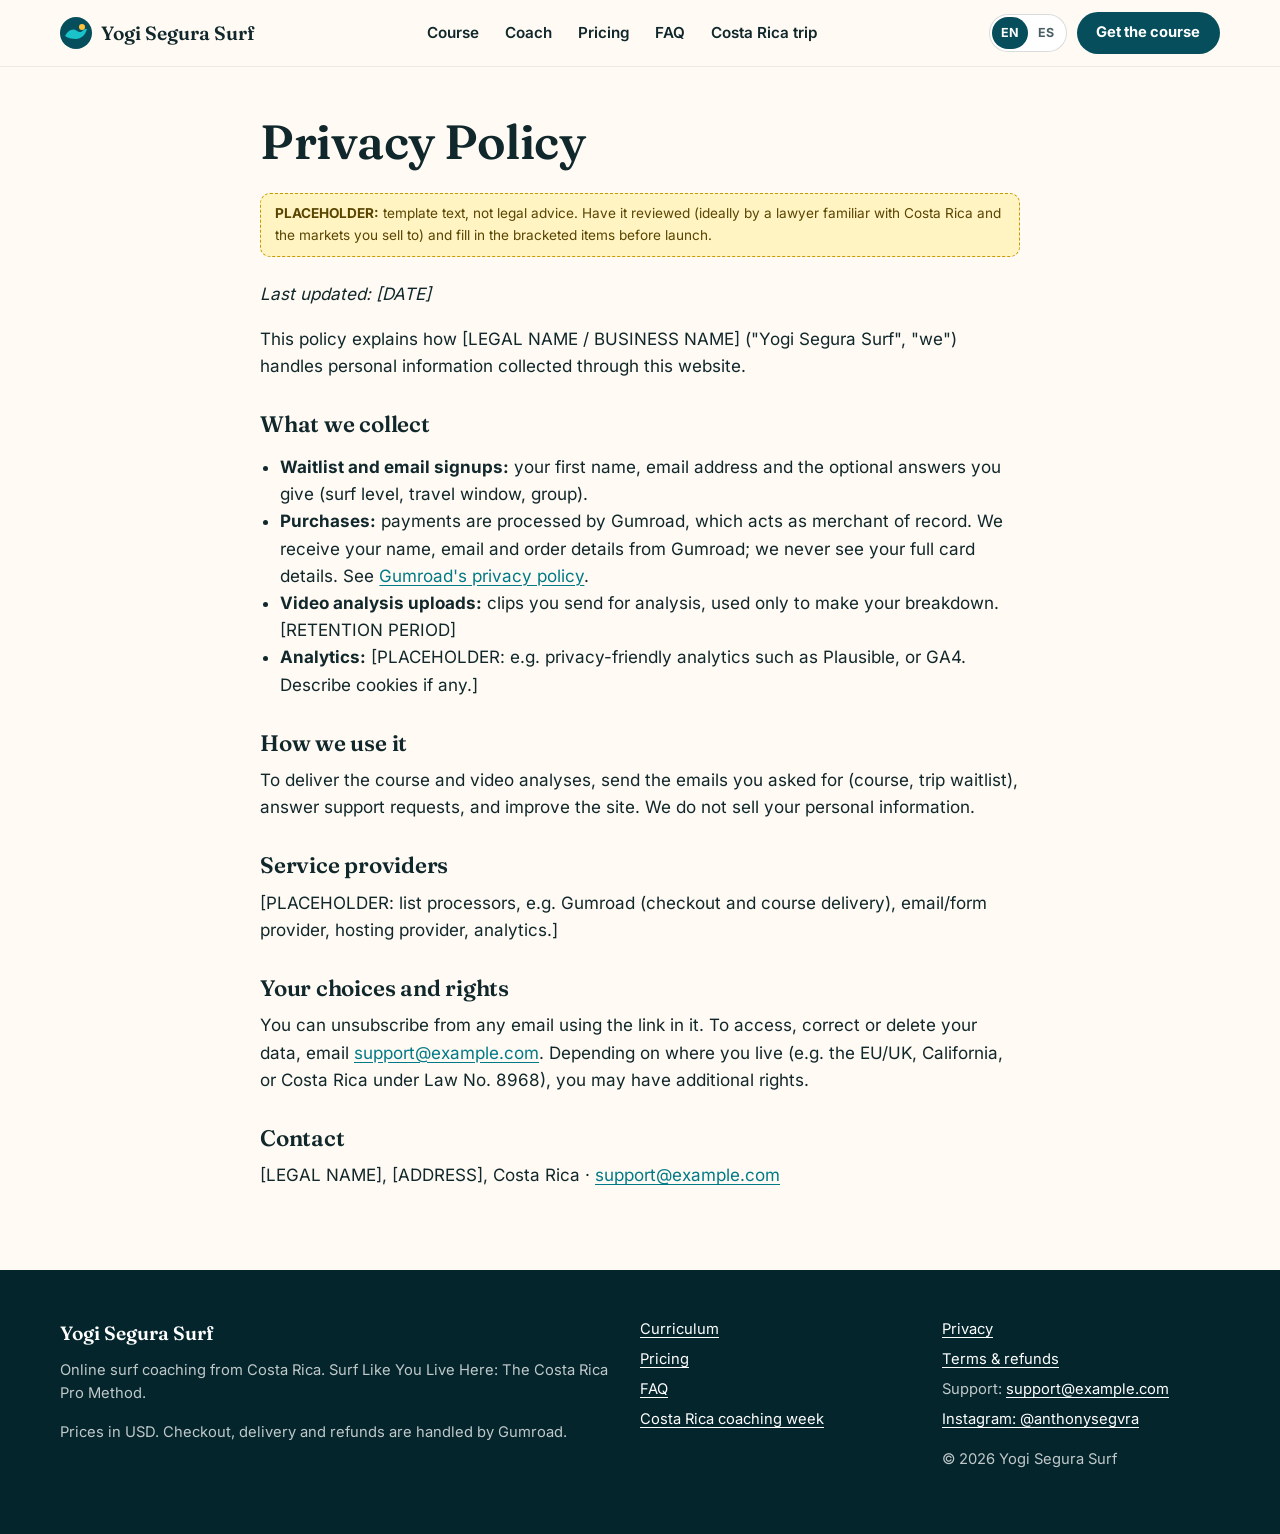
<file: privacy.html>
<!doctype html>
<!-- BRAND: "Yogi Segura Surf" is a working name. Find-and-replace to rename (see DEPLOY.md). Links live in assets/js/config.js -->
<html lang="en">
<head>
<meta charset="utf-8">
<meta name="viewport" content="width=device-width, initial-scale=1">
<meta name="robots" content="noindex">
<title>Privacy Policy | Yogi Segura Surf</title>
<meta name="description" content="How Yogi Segura Surf collects and uses personal information for the online surf course and Costa Rica trip waitlist.">
<link rel="canonical" href="https://www.example.com/privacy.html">
<link rel="alternate" hreflang="en" href="https://www.example.com/privacy.html">
<link rel="alternate" hreflang="es" href="https://www.example.com/es/privacy.html">
<link rel="alternate" hreflang="x-default" href="https://www.example.com/privacy.html">
<meta name="theme-color" content="#064e5c">
<meta property="og:type" content="website">
<meta property="og:locale" content="en_US">
<meta property="og:locale:alternate" content="es_LA">
<meta property="og:site_name" content="Yogi Segura Surf">
<meta property="og:title" content="Privacy Policy: Yogi Segura Surf">
<meta property="og:description" content="How Yogi Segura Surf collects and uses personal information for the online surf course and Costa Rica trip waitlist.">
<meta property="og:url" content="https://www.example.com/privacy.html">
<meta property="og:image" content="https://www.example.com/images/og-image.jpg">
<meta property="og:image:width" content="1200">
<meta property="og:image:height" content="630">
<meta name="twitter:card" content="summary_large_image">
<link rel="icon" href="favicon.svg" type="image/svg+xml">
<link rel="stylesheet" href="assets/css/styles.css">
<script src="assets/js/config.js" defer></script>
<script src="assets/js/main.js" defer></script>
</head>
<body>
<a class="skip-link" href="#main">Skip to content</a>
<header class="site-header">
  <nav class="wrap nav" aria-label="Main">
    <a class="brand" href="./" aria-label="Yogi Segura Surf home">
      <svg width="32" height="32" viewBox="0 0 32 32" aria-hidden="true"><circle cx="16" cy="16" r="16" fill="#064e5c"/><path d="M5 19c3-6 8-8 12-5 2 1.6 4 1.4 6-.6 1.3-1.3 2.7-1.6 4-1.4-1.4 5.8-6 10-11 10-4.6 0-8.6-1.2-11-3z" fill="#19c3c9"/><circle cx="22" cy="10" r="3" fill="#ffc23d"/></svg>
      Yogi Segura Surf
    </a>
    <ul class="nav-links">
      <li><a href="./#curriculum">Course</a></li>
      <li><a href="./#coach">Coach</a></li>
      <li><a href="./#pricing">Pricing</a></li>
      <li><a href="./#faq">FAQ</a></li>
      <li><a href="waitlist.html">Costa Rica trip</a></li>
    </ul>
    <div class="nav-actions"><div class="lang-switch" role="group" aria-label="Language / Idioma"><a href="privacy.html" lang="en" hreflang="en" aria-current="page"><span aria-hidden="true">EN</span><span class="visually-hidden">English</span></a><a href="es/privacy.html" lang="es" hreflang="es"><span aria-hidden="true">ES</span><span class="visually-hidden">Español</span></a></div>
      <a class="btn btn-dark" href="./#pricing">Get the course</a></div>
  </nav>
</header>
<main id="main">
<article class="legal wrap">
<h1>Privacy Policy</h1>
<p class="ph-note"><strong>PLACEHOLDER:</strong> template text, not legal advice. Have it reviewed (ideally by a lawyer familiar with Costa Rica and the markets you sell to) and fill in the bracketed items before launch.</p>
<p><em>Last updated: [DATE]</em></p>
<p>This policy explains how [LEGAL NAME / BUSINESS NAME] ("Yogi Segura Surf", "we") handles personal information collected through this website.</p>
<h2>What we collect</h2>
<ul><li><strong>Waitlist and email signups:</strong> your first name, email address and the optional answers you give (surf level, travel window, group).</li>
<li><strong>Purchases:</strong> payments are processed by Gumroad, which acts as merchant of record. We receive your name, email and order details from Gumroad; we never see your full card details. See <a href="https://gumroad.com/privacy">Gumroad's privacy policy</a>.</li>
<li><strong>Video analysis uploads:</strong> clips you send for analysis, used only to make your breakdown. [RETENTION PERIOD]</li>
<li><strong>Analytics:</strong> [PLACEHOLDER: e.g. privacy-friendly analytics such as Plausible, or GA4. Describe cookies if any.]</li></ul>
<h2>How we use it</h2>
<p>To deliver the course and video analyses, send the emails you asked for (course, trip waitlist), answer support requests, and improve the site. We do not sell your personal information.</p>
<h2>Service providers</h2>
<p>[PLACEHOLDER: list processors, e.g. Gumroad (checkout and course delivery), email/form provider, hosting provider, analytics.]</p>
<h2>Your choices and rights</h2>
<p>You can unsubscribe from any email using the link in it. To access, correct or delete your data, email <a href="mailto:support@example.com" data-support-email>support@example.com</a>. Depending on where you live (e.g. the EU/UK, California, or Costa Rica under Law No. 8968), you may have additional rights.</p>
<h2>Contact</h2>
<p>[LEGAL NAME], [ADDRESS], Costa Rica · <a href="mailto:support@example.com" data-support-email>support@example.com</a></p>
</article>
</main>
<footer class="site-footer">
  <div class="wrap footer-grid">
    <div>
      <a class="brand" href="./">Yogi Segura Surf</a>
      <p>Online surf coaching from Costa Rica. Surf Like You Live Here: The Costa Rica Pro Method.</p>
      <p>Prices in USD. Checkout, delivery and refunds are handled by Gumroad.</p>
    </div>
    <div>
      <h2 class="visually-hidden">Site</h2>
      <ul><li><a href="./#curriculum">Curriculum</a></li><li><a href="./#pricing">Pricing</a></li><li><a href="./#faq">FAQ</a></li><li><a href="waitlist.html">Costa Rica coaching week</a></li></ul>
    </div>
    <div>
      <h2 class="visually-hidden">Legal and support</h2>
      <ul><li><a href="privacy.html">Privacy</a></li><li><a href="terms.html">Terms &amp; refunds</a></li><li>Support: <a href="mailto:support@example.com" data-support-email>support@example.com</a></li><li><a href="https://www.instagram.com/anthonysegvra/" rel="me noopener" target="_blank">Instagram: @anthonysegvra<span class="visually-hidden"> (opens in a new tab)</span></a></li></ul>
      <p style="margin-top:1rem">© <span data-year>2026</span> Yogi Segura Surf</p>
    </div>
  </div>
</footer>
</body>
</html>
</file>
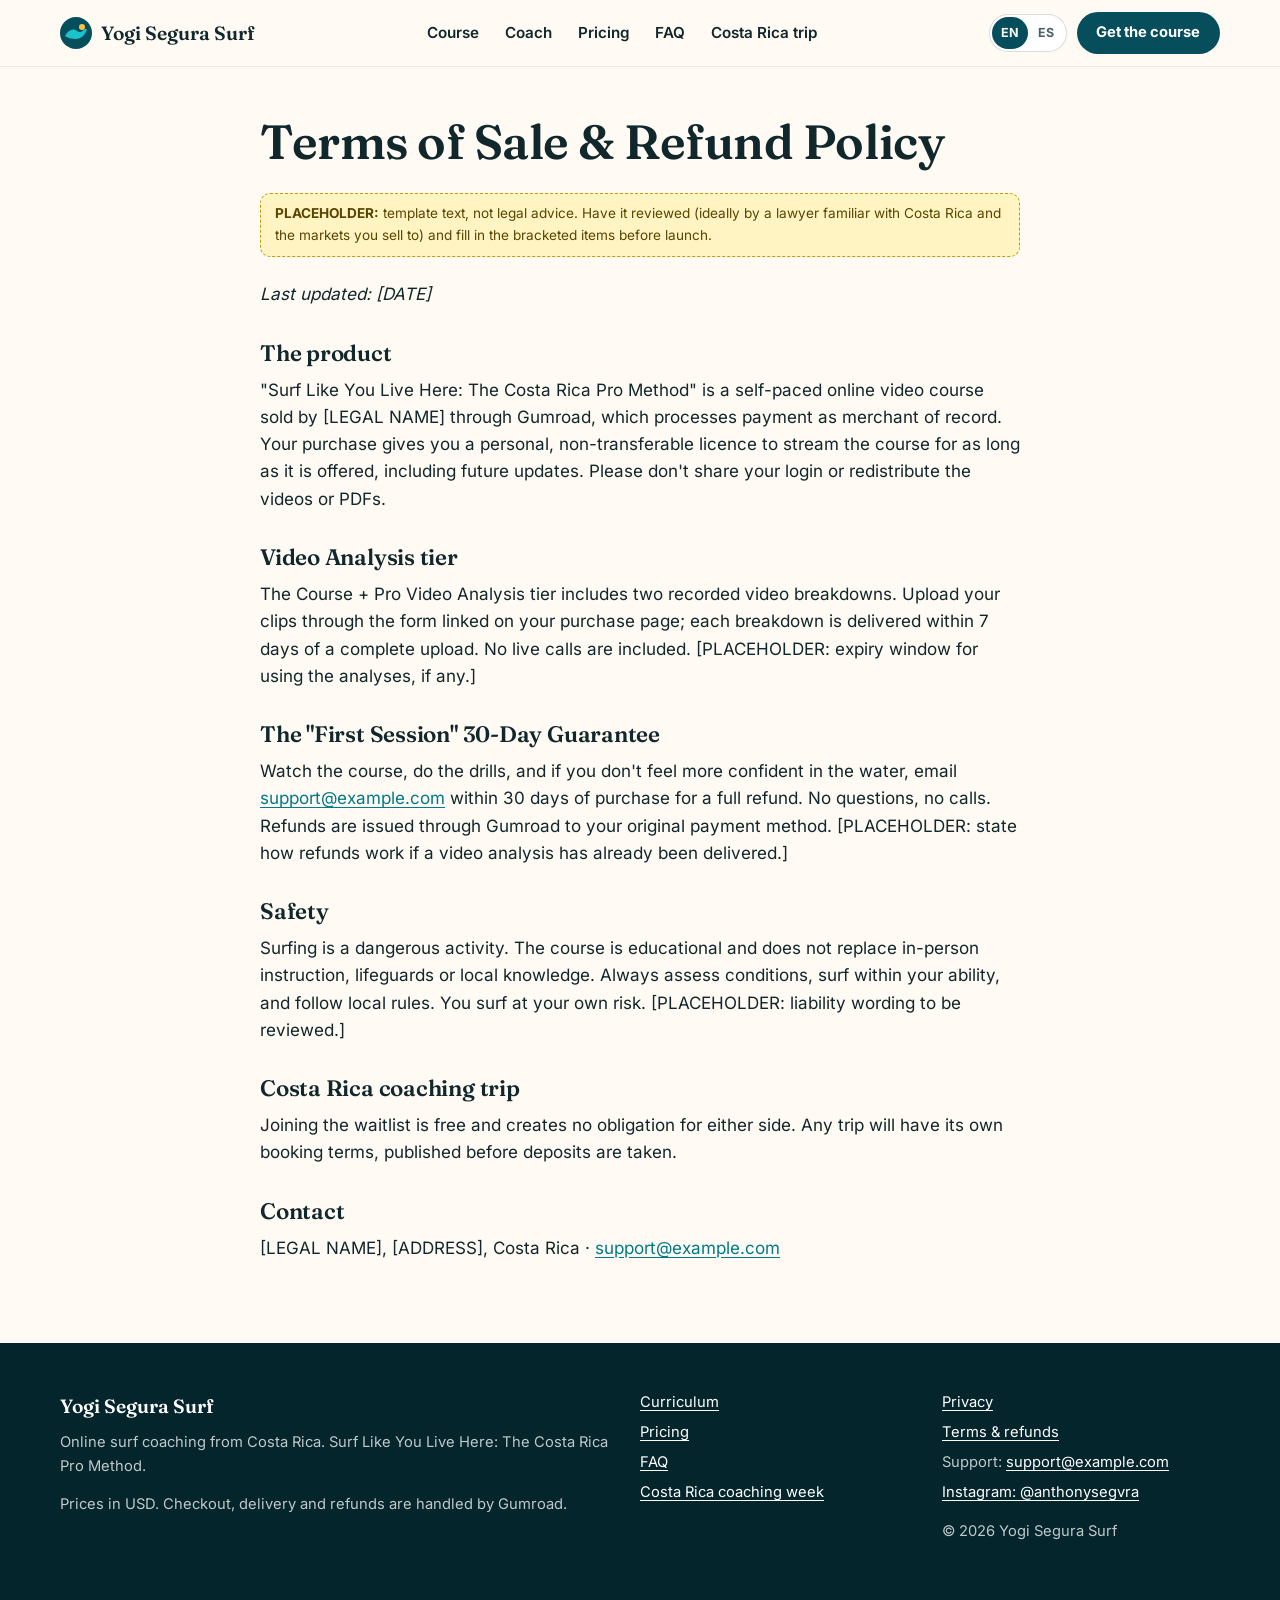
<file: terms.html>
<!doctype html>
<!-- BRAND: "Yogi Segura Surf" is a working name. Find-and-replace to rename (see DEPLOY.md). Links live in assets/js/config.js -->
<html lang="en">
<head>
<meta charset="utf-8">
<meta name="viewport" content="width=device-width, initial-scale=1">
<meta name="robots" content="noindex">
<title>Terms of Sale & Refund Policy | Yogi Segura Surf</title>
<meta name="description" content="Terms of sale, the First Session 30-day guarantee and refund policy for the Surf Like You Live Here online surf course.">
<link rel="canonical" href="https://www.example.com/terms.html">
<link rel="alternate" hreflang="en" href="https://www.example.com/terms.html">
<link rel="alternate" hreflang="es" href="https://www.example.com/es/terms.html">
<link rel="alternate" hreflang="x-default" href="https://www.example.com/terms.html">
<meta name="theme-color" content="#064e5c">
<meta property="og:type" content="website">
<meta property="og:locale" content="en_US">
<meta property="og:locale:alternate" content="es_LA">
<meta property="og:site_name" content="Yogi Segura Surf">
<meta property="og:title" content="Terms & Refunds: Yogi Segura Surf">
<meta property="og:description" content="Terms of sale, the First Session 30-day guarantee and refund policy for the Surf Like You Live Here online surf course.">
<meta property="og:url" content="https://www.example.com/terms.html">
<meta property="og:image" content="https://www.example.com/images/og-image.jpg">
<meta property="og:image:width" content="1200">
<meta property="og:image:height" content="630">
<meta name="twitter:card" content="summary_large_image">
<link rel="icon" href="favicon.svg" type="image/svg+xml">
<link rel="stylesheet" href="assets/css/styles.css">
<script src="assets/js/config.js" defer></script>
<script src="assets/js/main.js" defer></script>
</head>
<body>
<a class="skip-link" href="#main">Skip to content</a>
<header class="site-header">
  <nav class="wrap nav" aria-label="Main">
    <a class="brand" href="./" aria-label="Yogi Segura Surf home">
      <svg width="32" height="32" viewBox="0 0 32 32" aria-hidden="true"><circle cx="16" cy="16" r="16" fill="#064e5c"/><path d="M5 19c3-6 8-8 12-5 2 1.6 4 1.4 6-.6 1.3-1.3 2.7-1.6 4-1.4-1.4 5.8-6 10-11 10-4.6 0-8.6-1.2-11-3z" fill="#19c3c9"/><circle cx="22" cy="10" r="3" fill="#ffc23d"/></svg>
      Yogi Segura Surf
    </a>
    <ul class="nav-links">
      <li><a href="./#curriculum">Course</a></li>
      <li><a href="./#coach">Coach</a></li>
      <li><a href="./#pricing">Pricing</a></li>
      <li><a href="./#faq">FAQ</a></li>
      <li><a href="waitlist.html">Costa Rica trip</a></li>
    </ul>
    <div class="nav-actions"><div class="lang-switch" role="group" aria-label="Language / Idioma"><a href="terms.html" lang="en" hreflang="en" aria-current="page"><span aria-hidden="true">EN</span><span class="visually-hidden">English</span></a><a href="es/terms.html" lang="es" hreflang="es"><span aria-hidden="true">ES</span><span class="visually-hidden">Español</span></a></div>
      <a class="btn btn-dark" href="./#pricing">Get the course</a></div>
  </nav>
</header>
<main id="main">
<article class="legal wrap">
<h1>Terms of Sale &amp; Refund Policy</h1>
<p class="ph-note"><strong>PLACEHOLDER:</strong> template text, not legal advice. Have it reviewed (ideally by a lawyer familiar with Costa Rica and the markets you sell to) and fill in the bracketed items before launch.</p>
<p><em>Last updated: [DATE]</em></p>
<h2>The product</h2>
<p>"Surf Like You Live Here: The Costa Rica Pro Method" is a self-paced online video course sold by [LEGAL NAME] through Gumroad, which processes payment as merchant of record. Your purchase gives you a personal, non-transferable licence to stream the course for as long as it is offered, including future updates. Please don't share your login or redistribute the videos or PDFs.</p>
<h2>Video Analysis tier</h2>
<p>The Course + Pro Video Analysis tier includes two recorded video breakdowns. Upload your clips through the form linked on your purchase page; each breakdown is delivered within 7 days of a complete upload. No live calls are included. [PLACEHOLDER: expiry window for using the analyses, if any.]</p>
<h2>The "First Session" 30-Day Guarantee</h2>
<p>Watch the course, do the drills, and if you don't feel more confident in the water, email <a href="mailto:support@example.com" data-support-email>support@example.com</a> within 30 days of purchase for a full refund. No questions, no calls. Refunds are issued through Gumroad to your original payment method. [PLACEHOLDER: state how refunds work if a video analysis has already been delivered.]</p>
<h2>Safety</h2>
<p>Surfing is a dangerous activity. The course is educational and does not replace in-person instruction, lifeguards or local knowledge. Always assess conditions, surf within your ability, and follow local rules. You surf at your own risk. [PLACEHOLDER: liability wording to be reviewed.]</p>
<h2>Costa Rica coaching trip</h2>
<p>Joining the waitlist is free and creates no obligation for either side. Any trip will have its own booking terms, published before deposits are taken.</p>
<h2>Contact</h2>
<p>[LEGAL NAME], [ADDRESS], Costa Rica · <a href="mailto:support@example.com" data-support-email>support@example.com</a></p>
</article>
</main>
<footer class="site-footer">
  <div class="wrap footer-grid">
    <div>
      <a class="brand" href="./">Yogi Segura Surf</a>
      <p>Online surf coaching from Costa Rica. Surf Like You Live Here: The Costa Rica Pro Method.</p>
      <p>Prices in USD. Checkout, delivery and refunds are handled by Gumroad.</p>
    </div>
    <div>
      <h2 class="visually-hidden">Site</h2>
      <ul><li><a href="./#curriculum">Curriculum</a></li><li><a href="./#pricing">Pricing</a></li><li><a href="./#faq">FAQ</a></li><li><a href="waitlist.html">Costa Rica coaching week</a></li></ul>
    </div>
    <div>
      <h2 class="visually-hidden">Legal and support</h2>
      <ul><li><a href="privacy.html">Privacy</a></li><li><a href="terms.html">Terms &amp; refunds</a></li><li>Support: <a href="mailto:support@example.com" data-support-email>support@example.com</a></li><li><a href="https://www.instagram.com/anthonysegvra/" rel="me noopener" target="_blank">Instagram: @anthonysegvra<span class="visually-hidden"> (opens in a new tab)</span></a></li></ul>
      <p style="margin-top:1rem">© <span data-year>2026</span> Yogi Segura Surf</p>
    </div>
  </div>
</footer>
</body>
</html>
</file>
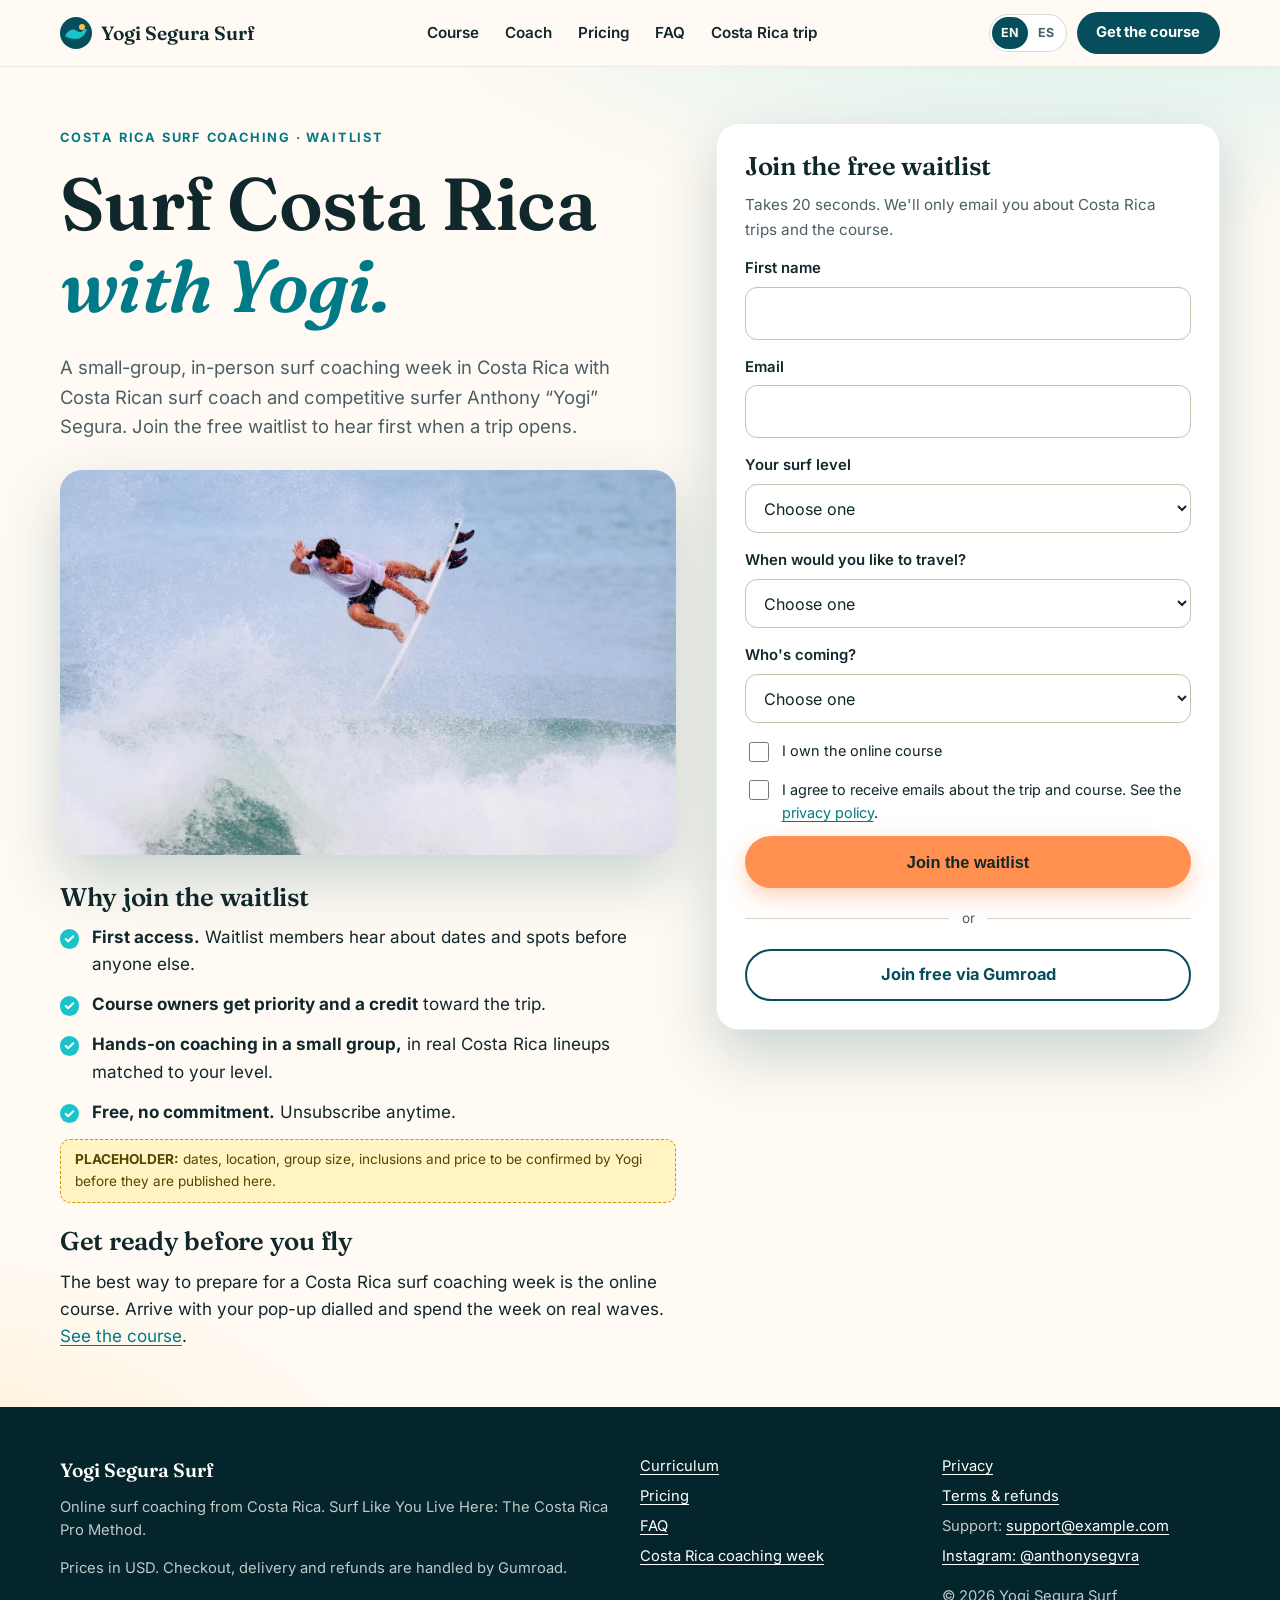
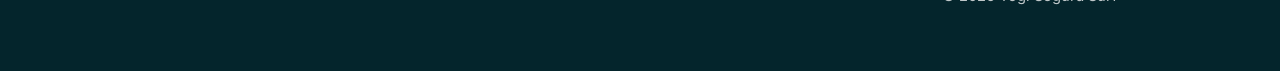
<file: waitlist.html>
<!doctype html>
<!-- BRAND: "Yogi Segura Surf" is a working name. Find-and-replace to rename (see DEPLOY.md). Links live in assets/js/config.js -->
<html lang="en">
<head>
<meta charset="utf-8">
<meta name="viewport" content="width=device-width, initial-scale=1">
<meta name="robots" content="noindex">
<title>Costa Rica Surf Coaching Week Waitlist | Costa Rica Surf Coach Anthony “Yogi” Segura</title>
<meta name="description" content="Join the free waitlist for a small-group surf coaching week in Costa Rica with Costa Rican surf coach and competitive surfer Anthony “Yogi” Segura. Course owners get priority and a credit.">
<link rel="canonical" href="https://www.example.com/waitlist.html">
<link rel="alternate" hreflang="en" href="https://www.example.com/waitlist.html">
<link rel="alternate" hreflang="es" href="https://www.example.com/es/waitlist.html">
<link rel="alternate" hreflang="x-default" href="https://www.example.com/waitlist.html">
<meta name="theme-color" content="#064e5c">
<meta property="og:type" content="website">
<meta property="og:locale" content="en_US">
<meta property="og:locale:alternate" content="es_LA">
<meta property="og:site_name" content="Yogi Segura Surf">
<meta property="og:title" content="Costa Rica Surf Coaching Week with Anthony “Yogi” Segura: join the free waitlist">
<meta property="og:description" content="Join the free waitlist for a small-group surf coaching week in Costa Rica with Costa Rican surf coach and competitive surfer Anthony “Yogi” Segura. Course owners get priority and a credit.">
<meta property="og:url" content="https://www.example.com/waitlist.html">
<meta property="og:image" content="https://www.example.com/images/og-image.jpg">
<meta property="og:image:width" content="1200">
<meta property="og:image:height" content="630">
<meta name="twitter:card" content="summary_large_image">
<link rel="icon" href="favicon.svg" type="image/svg+xml">
<link rel="stylesheet" href="assets/css/styles.css">
<script src="assets/js/config.js" defer></script>
<script src="assets/js/main.js" defer></script>
<script type="application/ld+json">
{"@context":"https://schema.org","@type":"WebPage","name":"Costa Rica Surf Coaching Week with Anthony “Yogi” Segura: Waitlist","url":"https://www.example.com/waitlist.html","description":"Join the free waitlist for a small-group, in-person surf coaching week in Costa Rica with Costa Rican surf coach Anthony “Yogi” Segura.","isPartOf":{"@type":"WebSite","name":"Yogi Segura Surf","url":"https://www.example.com/"}}
</script>
</head>
<body>
<a class="skip-link" href="#main">Skip to content</a>
<header class="site-header">
  <nav class="wrap nav" aria-label="Main">
    <a class="brand" href="./" aria-label="Yogi Segura Surf home">
      <svg width="32" height="32" viewBox="0 0 32 32" aria-hidden="true"><circle cx="16" cy="16" r="16" fill="#064e5c"/><path d="M5 19c3-6 8-8 12-5 2 1.6 4 1.4 6-.6 1.3-1.3 2.7-1.6 4-1.4-1.4 5.8-6 10-11 10-4.6 0-8.6-1.2-11-3z" fill="#19c3c9"/><circle cx="22" cy="10" r="3" fill="#ffc23d"/></svg>
      Yogi Segura Surf
    </a>
    <ul class="nav-links">
      <li><a href="./#curriculum">Course</a></li>
      <li><a href="./#coach">Coach</a></li>
      <li><a href="./#pricing">Pricing</a></li>
      <li><a href="./#faq">FAQ</a></li>
      <li><a href="waitlist.html" aria-current="page">Costa Rica trip</a></li>
    </ul>
    <div class="nav-actions"><div class="lang-switch" role="group" aria-label="Language / Idioma"><a href="waitlist.html" lang="en" hreflang="en" aria-current="page"><span aria-hidden="true">EN</span><span class="visually-hidden">English</span></a><a href="es/waitlist.html" lang="es" hreflang="es"><span aria-hidden="true">ES</span><span class="visually-hidden">Español</span></a></div>
      <a class="btn btn-dark" href="./#pricing">Get the course</a></div>
  </nav>
</header>
<main id="main">
<section class="page-hero hero" aria-labelledby="wl-title">
  <div class="wrap waitlist-grid">
    <div>
      <p class="eyebrow">Costa Rica surf coaching · Waitlist</p>
      <h1 id="wl-title">Surf Costa Rica <span class="accent" style="font-style:italic;color:var(--teal)">with Yogi.</span></h1>
      <p class="lead">A small-group, in-person surf coaching week in Costa Rica with Costa Rican surf coach and competitive surfer Anthony “Yogi” Segura. Join the free waitlist to hear first when a trip opens.</p>
      <img src="images/waitlist-hero.jpg" width="1440" height="900" alt="Anthony “Yogi” Segura in the air above a turquoise Costa Rica wave" style="border-radius:22px;box-shadow:var(--shadow-lg);margin:1.75rem 0;aspect-ratio:16/10;object-fit:cover;width:100%">
      <h2 style="font-size:1.6rem">Why join the waitlist</h2>
      <ul class="checklist">
        <li><strong>First access.</strong> Waitlist members hear about dates and spots before anyone else.</li>
        <li><strong>Course owners get priority and a credit</strong> toward the trip.</li>
        <li><strong>Hands-on coaching in a small group,</strong> in real Costa Rica lineups matched to your level.</li>
        <li><strong>Free, no commitment.</strong> Unsubscribe anytime.</li>
      </ul>
      <p class="ph-note"><strong>PLACEHOLDER:</strong> dates, location, group size, inclusions and price to be confirmed by Yogi before they are published here.</p>
      <h2 style="font-size:1.6rem">Get ready before you fly</h2>
      <p>The best way to prepare for a Costa Rica surf coaching week is the online course. Arrive with your pop-up dialled and spend the week on real waves. <a href="./#pricing">See the course</a>.</p>
    </div>
    <div class="form-card" id="join">
      <h2 style="font-size:1.6rem">Join the free waitlist</h2>
      <p style="color:var(--muted);font-size:.95rem">Takes 20 seconds. We'll only email you about Costa Rica trips and the course.</p>
      <!-- PLACEHOLDER FORM ENDPOINT: set waitlistFormEndpoint in assets/js/config.js (Formspree/Tally/ConvertKit/Netlify Forms). -->
      <form data-waitlist-form method="post" action="#">
        <div class="field"><label for="wl-name">First name</label><input id="wl-name" name="name" autocomplete="given-name" required></div>
        <div class="field"><label for="wl-email">Email</label><input id="wl-email" name="email" type="email" autocomplete="email" required></div>
        <div class="field"><label for="wl-level">Your surf level</label>
          <select id="wl-level" name="level"><option value="">Choose one</option><option>Never surfed</option><option>Beginner (whitewater)</option><option>Low intermediate (green waves)</option><option>Intermediate (turning)</option></select></div>
        <div class="field"><label for="wl-when">When would you like to travel?</label>
          <select id="wl-when" name="when"><option value="">Choose one</option><option>Dec–Apr (dry season)</option><option>May–Nov (green season)</option><option>Flexible</option></select></div>
        <div class="field"><label for="wl-size">Who's coming?</label>
          <select id="wl-size" name="group"><option value="">Choose one</option><option>Just me</option><option>Couple</option><option>Family</option><option>Friends</option></select></div>
        <label class="check"><input type="checkbox" name="owns_course" value="yes"><span>I own the online course</span></label>
        <label class="check"><input type="checkbox" name="consent" value="yes" required><span>I agree to receive emails about the trip and course. See the <a href="privacy.html">privacy policy</a>.</span></label>
        <button class="btn btn-primary btn-block" type="submit">Join the waitlist</button>
        <div class="form-status" role="status" aria-live="polite" hidden></div>
      </form>
      <p class="or">or</p>
      <a class="btn btn-ghost btn-block" style="color:var(--ocean)" href="https://gumroad.com/l/PLACEHOLDER-waitlist" data-link="waitlist">Join free via Gumroad</a>
    </div>
  </div>
</section>
</main>
<footer class="site-footer">
  <div class="wrap footer-grid">
    <div>
      <a class="brand" href="./">Yogi Segura Surf</a>
      <p>Online surf coaching from Costa Rica. Surf Like You Live Here: The Costa Rica Pro Method.</p>
      <p>Prices in USD. Checkout, delivery and refunds are handled by Gumroad.</p>
    </div>
    <div>
      <h2 class="visually-hidden">Site</h2>
      <ul><li><a href="./#curriculum">Curriculum</a></li><li><a href="./#pricing">Pricing</a></li><li><a href="./#faq">FAQ</a></li><li><a href="waitlist.html">Costa Rica coaching week</a></li></ul>
    </div>
    <div>
      <h2 class="visually-hidden">Legal and support</h2>
      <ul><li><a href="privacy.html">Privacy</a></li><li><a href="terms.html">Terms &amp; refunds</a></li><li>Support: <a href="mailto:support@example.com" data-support-email>support@example.com</a></li><li><a href="https://www.instagram.com/anthonysegvra/" rel="me noopener" target="_blank">Instagram: @anthonysegvra<span class="visually-hidden"> (opens in a new tab)</span></a></li></ul>
      <p style="margin-top:1rem">© <span data-year>2026</span> Yogi Segura Surf</p>
    </div>
  </div>
</footer>
</body>
</html>
</file>
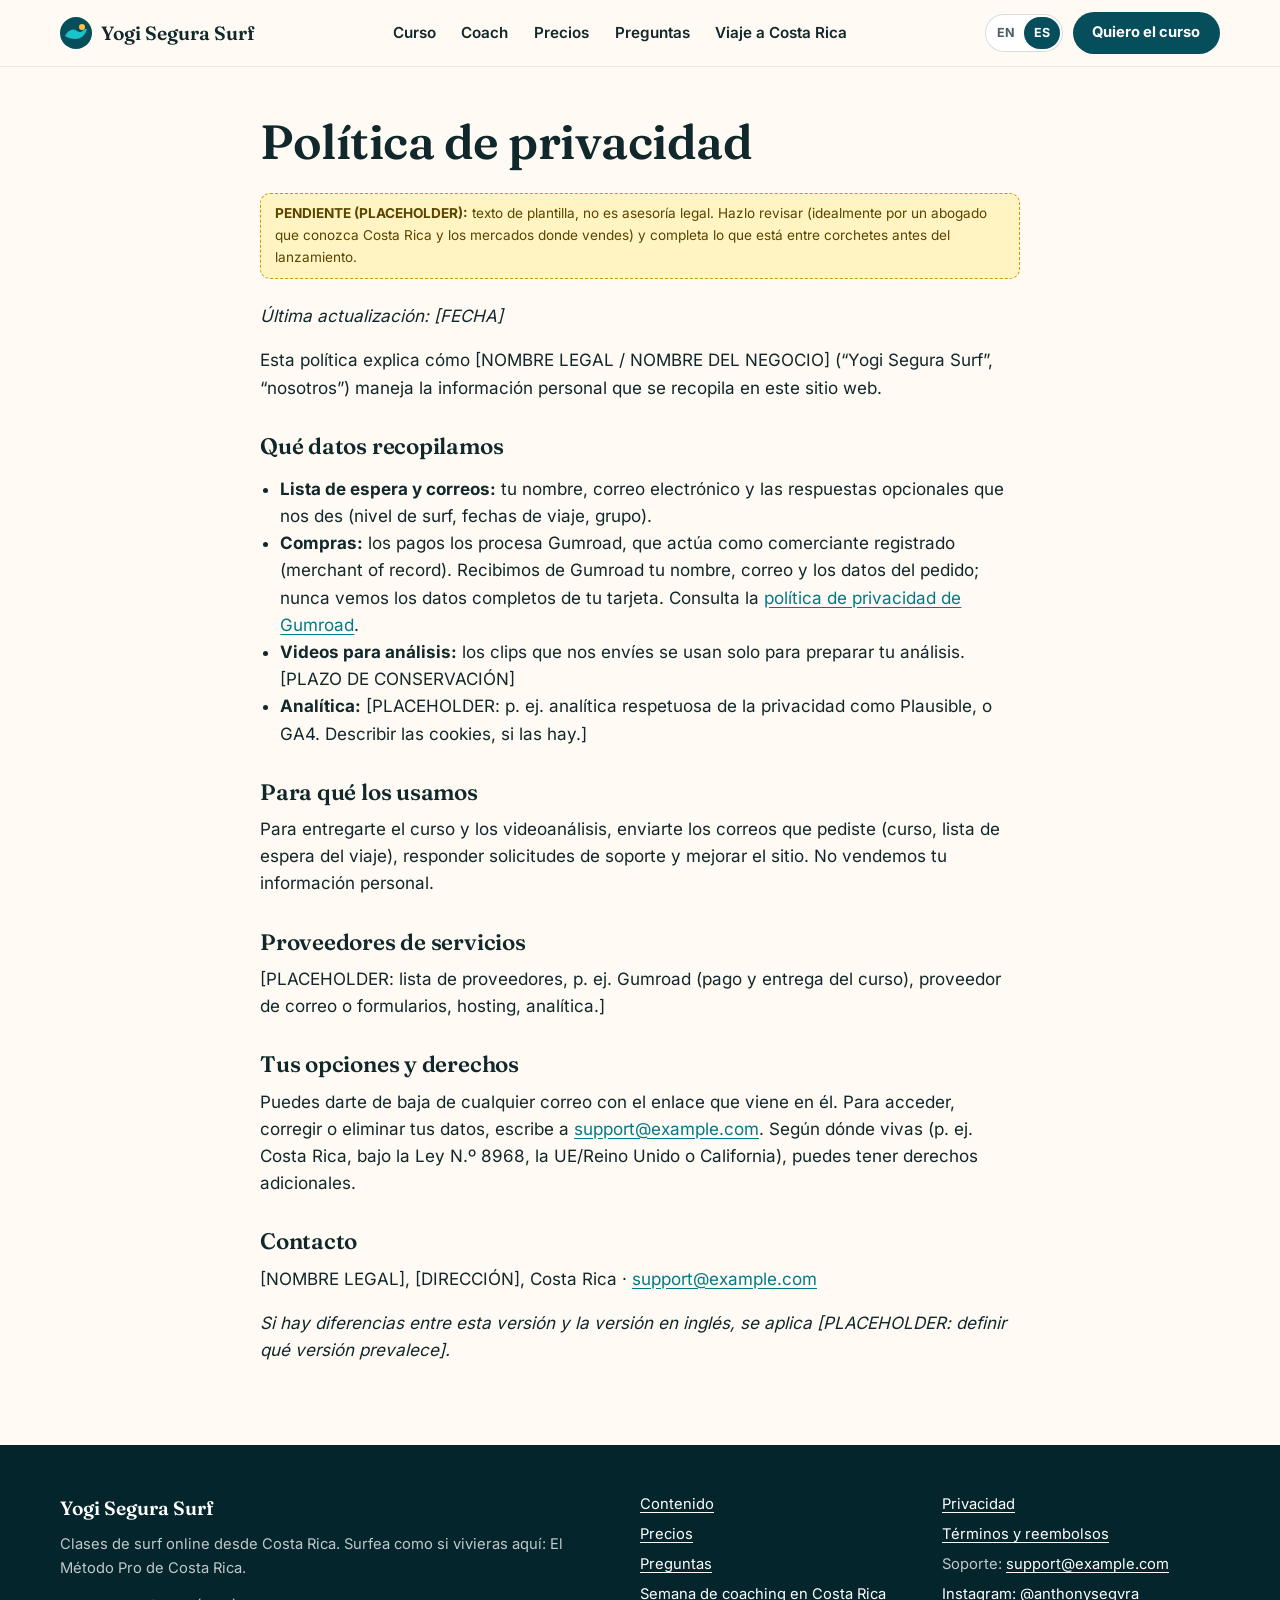
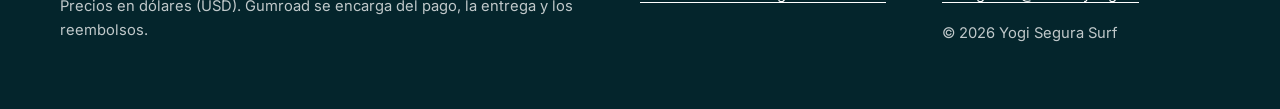
<file: es/privacy.html>
<!doctype html>
<!-- SPANISH VERSION: generated by tools/build_i18n.py from the English page. Edit translations there, then re-run.
     BRAND: "Yogi Segura Surf" is a working name. Find-and-replace to rename (see DEPLOY.md). Links live in assets/js/config.js -->
<html lang="es">
<head>
<meta charset="utf-8">
<meta name="viewport" content="width=device-width, initial-scale=1">
<meta name="robots" content="noindex">
<title>Política de privacidad | Yogi Segura Surf</title>
<meta name="description" content="Cómo Yogi Segura Surf recopila y usa la información personal del curso de surf online y de la lista de espera del viaje a Costa Rica.">
<link rel="canonical" href="https://www.example.com/es/privacy.html">
<link rel="alternate" hreflang="en" href="https://www.example.com/privacy.html">
<link rel="alternate" hreflang="es" href="https://www.example.com/es/privacy.html">
<link rel="alternate" hreflang="x-default" href="https://www.example.com/privacy.html">
<meta name="theme-color" content="#064e5c">
<meta property="og:type" content="website">
<meta property="og:locale" content="es_LA">
<meta property="og:locale:alternate" content="en_US">
<meta property="og:site_name" content="Yogi Segura Surf">
<meta property="og:title" content="Política de privacidad: Yogi Segura Surf">
<meta property="og:description" content="Cómo Yogi Segura Surf recopila y usa la información personal del curso de surf online y de la lista de espera del viaje a Costa Rica.">
<meta property="og:url" content="https://www.example.com/es/privacy.html">
<meta property="og:image" content="https://www.example.com/images/og-image-es.jpg">
<meta property="og:image:width" content="1200">
<meta property="og:image:height" content="630">
<meta name="twitter:card" content="summary_large_image">
<link rel="icon" href="../favicon.svg" type="image/svg+xml">
<link rel="stylesheet" href="../assets/css/styles.css">
<script src="../assets/js/config.js" defer></script>
<script src="../assets/js/main.js" defer></script>
</head>
<body>
<a class="skip-link" href="#main">Saltar al contenido</a>
<header class="site-header">
  <nav class="wrap nav" aria-label="Principal">
    <a class="brand" href="./" aria-label="Yogi Segura Surf, inicio">
      <svg width="32" height="32" viewBox="0 0 32 32" aria-hidden="true"><circle cx="16" cy="16" r="16" fill="#064e5c"/><path d="M5 19c3-6 8-8 12-5 2 1.6 4 1.4 6-.6 1.3-1.3 2.7-1.6 4-1.4-1.4 5.8-6 10-11 10-4.6 0-8.6-1.2-11-3z" fill="#19c3c9"/><circle cx="22" cy="10" r="3" fill="#ffc23d"/></svg>
      Yogi Segura Surf
    </a>
    <ul class="nav-links">
      <li><a href="./#curriculum">Curso</a></li>
      <li><a href="./#coach">Coach</a></li>
      <li><a href="./#pricing">Precios</a></li>
      <li><a href="./#faq">Preguntas</a></li>
      <li><a href="waitlist.html">Viaje a Costa Rica</a></li>
    </ul>
    <div class="nav-actions"><div class="lang-switch" role="group" aria-label="Language / Idioma"><a href="../privacy.html" lang="en" hreflang="en"><span aria-hidden="true">EN</span><span class="visually-hidden">English</span></a><a href="privacy.html" lang="es" hreflang="es" aria-current="page"><span aria-hidden="true">ES</span><span class="visually-hidden">Español</span></a></div>
      <a class="btn btn-dark" href="./#pricing">Quiero el curso</a></div>
  </nav>
</header>
<main id="main">
<article class="legal wrap">
<h1>Política de privacidad</h1>
<p class="ph-note"><strong>PENDIENTE (PLACEHOLDER):</strong> texto de plantilla, no es asesoría legal. Hazlo revisar (idealmente por un abogado que conozca Costa Rica y los mercados donde vendes) y completa lo que está entre corchetes antes del lanzamiento.</p>
<p><em>Última actualización: [FECHA]</em></p>
<p>Esta política explica cómo [NOMBRE LEGAL / NOMBRE DEL NEGOCIO] (“Yogi Segura Surf”, “nosotros”) maneja la información personal que se recopila en este sitio web.</p>
<h2>Qué datos recopilamos</h2>
<ul><li><strong>Lista de espera y correos:</strong> tu nombre, correo electrónico y las respuestas opcionales que nos des (nivel de surf, fechas de viaje, grupo).</li>
<li><strong>Compras:</strong> los pagos los procesa Gumroad, que actúa como comerciante registrado (merchant of record). Recibimos de Gumroad tu nombre, correo y los datos del pedido; nunca vemos los datos completos de tu tarjeta. Consulta la <a href="https://gumroad.com/privacy">política de privacidad de Gumroad</a>.</li>
<li><strong>Videos para análisis:</strong> los clips que nos envíes se usan solo para preparar tu análisis. [PLAZO DE CONSERVACIÓN]</li>
<li><strong>Analítica:</strong> [PLACEHOLDER: p. ej. analítica respetuosa de la privacidad como Plausible, o GA4. Describir las cookies, si las hay.]</li></ul>
<h2>Para qué los usamos</h2>
<p>Para entregarte el curso y los videoanálisis, enviarte los correos que pediste (curso, lista de espera del viaje), responder solicitudes de soporte y mejorar el sitio. No vendemos tu información personal.</p>
<h2>Proveedores de servicios</h2>
<p>[PLACEHOLDER: lista de proveedores, p. ej. Gumroad (pago y entrega del curso), proveedor de correo o formularios, hosting, analítica.]</p>
<h2>Tus opciones y derechos</h2>
<p>Puedes darte de baja de cualquier correo con el enlace que viene en él. Para acceder, corregir o eliminar tus datos, escribe a <a href="mailto:support@example.com" data-support-email>support@example.com</a>. Según dónde vivas (p. ej. Costa Rica, bajo la Ley N.º 8968, la UE/Reino Unido o California), puedes tener derechos adicionales.</p>
<h2>Contacto</h2>
<p>[NOMBRE LEGAL], [DIRECCIÓN], Costa Rica · <a href="mailto:support@example.com" data-support-email>support@example.com</a></p>
<p><em>Si hay diferencias entre esta versión y la versión en inglés, se aplica [PLACEHOLDER: definir qué versión prevalece].</em></p>
</article>
</main>
<footer class="site-footer">
  <div class="wrap footer-grid">
    <div>
      <a class="brand" href="./">Yogi Segura Surf</a>
      <p>Clases de surf online desde Costa Rica. Surfea como si vivieras aquí: El Método Pro de Costa Rica.</p>
      <p>Precios en dólares (USD). Gumroad se encarga del pago, la entrega y los reembolsos.</p>
    </div>
    <div>
      <h2 class="visually-hidden">Sitio</h2>
      <ul><li><a href="./#curriculum">Contenido</a></li><li><a href="./#pricing">Precios</a></li><li><a href="./#faq">Preguntas</a></li><li><a href="waitlist.html">Semana de coaching en Costa Rica</a></li></ul>
    </div>
    <div>
      <h2 class="visually-hidden">Legal y soporte</h2>
      <ul><li><a href="privacy.html">Privacidad</a></li><li><a href="terms.html">Términos y reembolsos</a></li><li>Soporte: <a href="mailto:support@example.com" data-support-email>support@example.com</a></li><li><a href="https://www.instagram.com/anthonysegvra/" rel="me noopener" target="_blank">Instagram: @anthonysegvra<span class="visually-hidden"> (se abre en una pestaña nueva)</span></a></li></ul>
      <p style="margin-top:1rem">© <span data-year>2026</span> Yogi Segura Surf</p>
    </div>
  </div>
</footer>
</body>
</html>
</file>
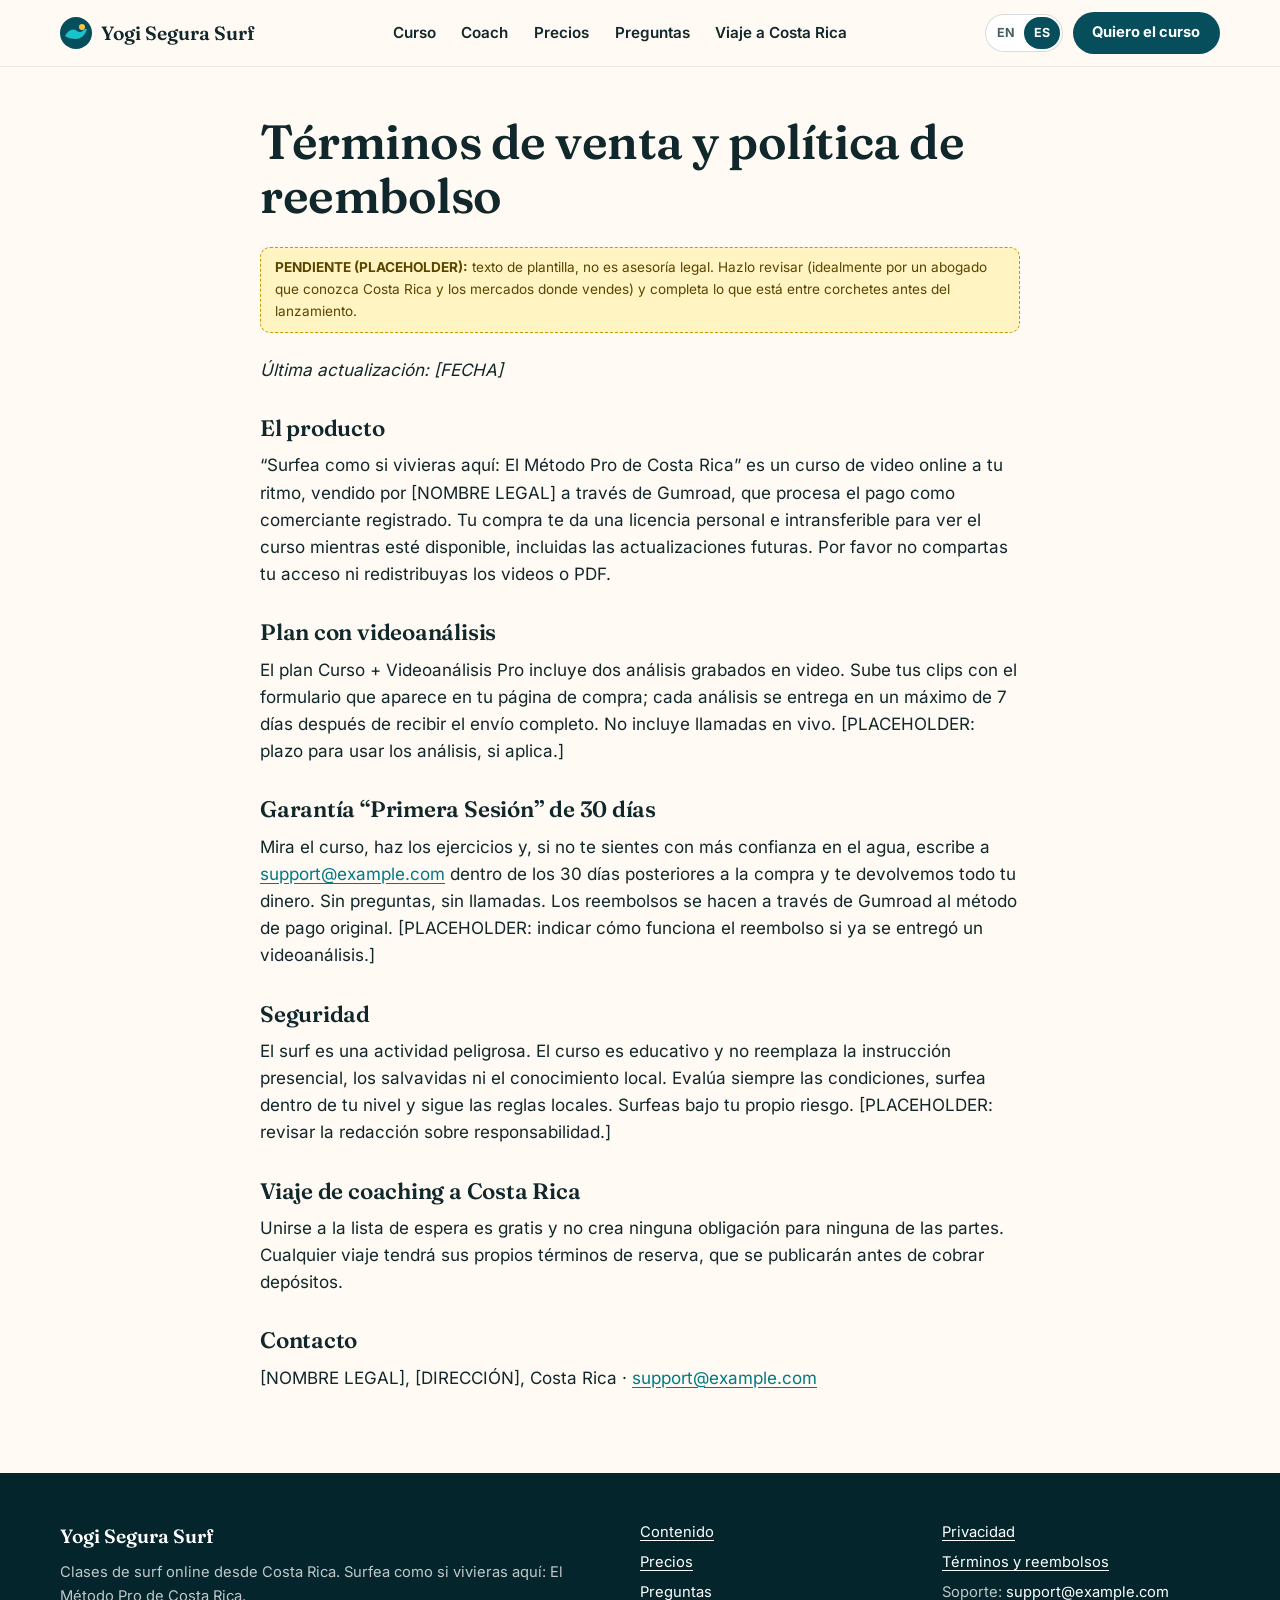
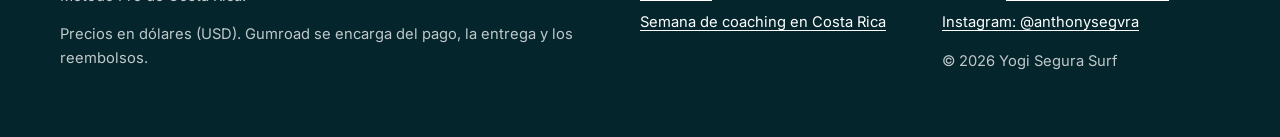
<file: es/terms.html>
<!doctype html>
<!-- SPANISH VERSION: generated by tools/build_i18n.py from the English page. Edit translations there, then re-run.
     BRAND: "Yogi Segura Surf" is a working name. Find-and-replace to rename (see DEPLOY.md). Links live in assets/js/config.js -->
<html lang="es">
<head>
<meta charset="utf-8">
<meta name="viewport" content="width=device-width, initial-scale=1">
<meta name="robots" content="noindex">
<title>Términos de venta y reembolsos | Yogi Segura Surf</title>
<meta name="description" content="Términos de venta, garantía “Primera Sesión” de 30 días y política de reembolso del curso de surf online Surfea como si vivieras aquí.">
<link rel="canonical" href="https://www.example.com/es/terms.html">
<link rel="alternate" hreflang="en" href="https://www.example.com/terms.html">
<link rel="alternate" hreflang="es" href="https://www.example.com/es/terms.html">
<link rel="alternate" hreflang="x-default" href="https://www.example.com/terms.html">
<meta name="theme-color" content="#064e5c">
<meta property="og:type" content="website">
<meta property="og:locale" content="es_LA">
<meta property="og:locale:alternate" content="en_US">
<meta property="og:site_name" content="Yogi Segura Surf">
<meta property="og:title" content="Términos y reembolsos: Yogi Segura Surf">
<meta property="og:description" content="Términos de venta, garantía “Primera Sesión” de 30 días y política de reembolso del curso de surf online Surfea como si vivieras aquí.">
<meta property="og:url" content="https://www.example.com/es/terms.html">
<meta property="og:image" content="https://www.example.com/images/og-image-es.jpg">
<meta property="og:image:width" content="1200">
<meta property="og:image:height" content="630">
<meta name="twitter:card" content="summary_large_image">
<link rel="icon" href="../favicon.svg" type="image/svg+xml">
<link rel="stylesheet" href="../assets/css/styles.css">
<script src="../assets/js/config.js" defer></script>
<script src="../assets/js/main.js" defer></script>
</head>
<body>
<a class="skip-link" href="#main">Saltar al contenido</a>
<header class="site-header">
  <nav class="wrap nav" aria-label="Principal">
    <a class="brand" href="./" aria-label="Yogi Segura Surf, inicio">
      <svg width="32" height="32" viewBox="0 0 32 32" aria-hidden="true"><circle cx="16" cy="16" r="16" fill="#064e5c"/><path d="M5 19c3-6 8-8 12-5 2 1.6 4 1.4 6-.6 1.3-1.3 2.7-1.6 4-1.4-1.4 5.8-6 10-11 10-4.6 0-8.6-1.2-11-3z" fill="#19c3c9"/><circle cx="22" cy="10" r="3" fill="#ffc23d"/></svg>
      Yogi Segura Surf
    </a>
    <ul class="nav-links">
      <li><a href="./#curriculum">Curso</a></li>
      <li><a href="./#coach">Coach</a></li>
      <li><a href="./#pricing">Precios</a></li>
      <li><a href="./#faq">Preguntas</a></li>
      <li><a href="waitlist.html">Viaje a Costa Rica</a></li>
    </ul>
    <div class="nav-actions"><div class="lang-switch" role="group" aria-label="Language / Idioma"><a href="../terms.html" lang="en" hreflang="en"><span aria-hidden="true">EN</span><span class="visually-hidden">English</span></a><a href="terms.html" lang="es" hreflang="es" aria-current="page"><span aria-hidden="true">ES</span><span class="visually-hidden">Español</span></a></div>
      <a class="btn btn-dark" href="./#pricing">Quiero el curso</a></div>
  </nav>
</header>
<main id="main">
<article class="legal wrap">
<h1>Términos de venta y política de reembolso</h1>
<p class="ph-note"><strong>PENDIENTE (PLACEHOLDER):</strong> texto de plantilla, no es asesoría legal. Hazlo revisar (idealmente por un abogado que conozca Costa Rica y los mercados donde vendes) y completa lo que está entre corchetes antes del lanzamiento.</p>
<p><em>Última actualización: [FECHA]</em></p>
<h2>El producto</h2>
<p>“Surfea como si vivieras aquí: El Método Pro de Costa Rica” es un curso de video online a tu ritmo, vendido por [NOMBRE LEGAL] a través de Gumroad, que procesa el pago como comerciante registrado. Tu compra te da una licencia personal e intransferible para ver el curso mientras esté disponible, incluidas las actualizaciones futuras. Por favor no compartas tu acceso ni redistribuyas los videos o PDF.</p>
<h2>Plan con videoanálisis</h2>
<p>El plan Curso + Videoanálisis Pro incluye dos análisis grabados en video. Sube tus clips con el formulario que aparece en tu página de compra; cada análisis se entrega en un máximo de 7 días después de recibir el envío completo. No incluye llamadas en vivo. [PLACEHOLDER: plazo para usar los análisis, si aplica.]</p>
<h2>Garantía “Primera Sesión” de 30 días</h2>
<p>Mira el curso, haz los ejercicios y, si no te sientes con más confianza en el agua, escribe a <a href="mailto:support@example.com" data-support-email>support@example.com</a> dentro de los 30 días posteriores a la compra y te devolvemos todo tu dinero. Sin preguntas, sin llamadas. Los reembolsos se hacen a través de Gumroad al método de pago original. [PLACEHOLDER: indicar cómo funciona el reembolso si ya se entregó un videoanálisis.]</p>
<h2>Seguridad</h2>
<p>El surf es una actividad peligrosa. El curso es educativo y no reemplaza la instrucción presencial, los salvavidas ni el conocimiento local. Evalúa siempre las condiciones, surfea dentro de tu nivel y sigue las reglas locales. Surfeas bajo tu propio riesgo. [PLACEHOLDER: revisar la redacción sobre responsabilidad.]</p>
<h2>Viaje de coaching a Costa Rica</h2>
<p>Unirse a la lista de espera es gratis y no crea ninguna obligación para ninguna de las partes. Cualquier viaje tendrá sus propios términos de reserva, que se publicarán antes de cobrar depósitos.</p>
<h2>Contacto</h2>
<p>[NOMBRE LEGAL], [DIRECCIÓN], Costa Rica · <a href="mailto:support@example.com" data-support-email>support@example.com</a></p>
</article>
</main>
<footer class="site-footer">
  <div class="wrap footer-grid">
    <div>
      <a class="brand" href="./">Yogi Segura Surf</a>
      <p>Clases de surf online desde Costa Rica. Surfea como si vivieras aquí: El Método Pro de Costa Rica.</p>
      <p>Precios en dólares (USD). Gumroad se encarga del pago, la entrega y los reembolsos.</p>
    </div>
    <div>
      <h2 class="visually-hidden">Sitio</h2>
      <ul><li><a href="./#curriculum">Contenido</a></li><li><a href="./#pricing">Precios</a></li><li><a href="./#faq">Preguntas</a></li><li><a href="waitlist.html">Semana de coaching en Costa Rica</a></li></ul>
    </div>
    <div>
      <h2 class="visually-hidden">Legal y soporte</h2>
      <ul><li><a href="privacy.html">Privacidad</a></li><li><a href="terms.html">Términos y reembolsos</a></li><li>Soporte: <a href="mailto:support@example.com" data-support-email>support@example.com</a></li><li><a href="https://www.instagram.com/anthonysegvra/" rel="me noopener" target="_blank">Instagram: @anthonysegvra<span class="visually-hidden"> (se abre en una pestaña nueva)</span></a></li></ul>
      <p style="margin-top:1rem">© <span data-year>2026</span> Yogi Segura Surf</p>
    </div>
  </div>
</footer>
</body>
</html>
</file>
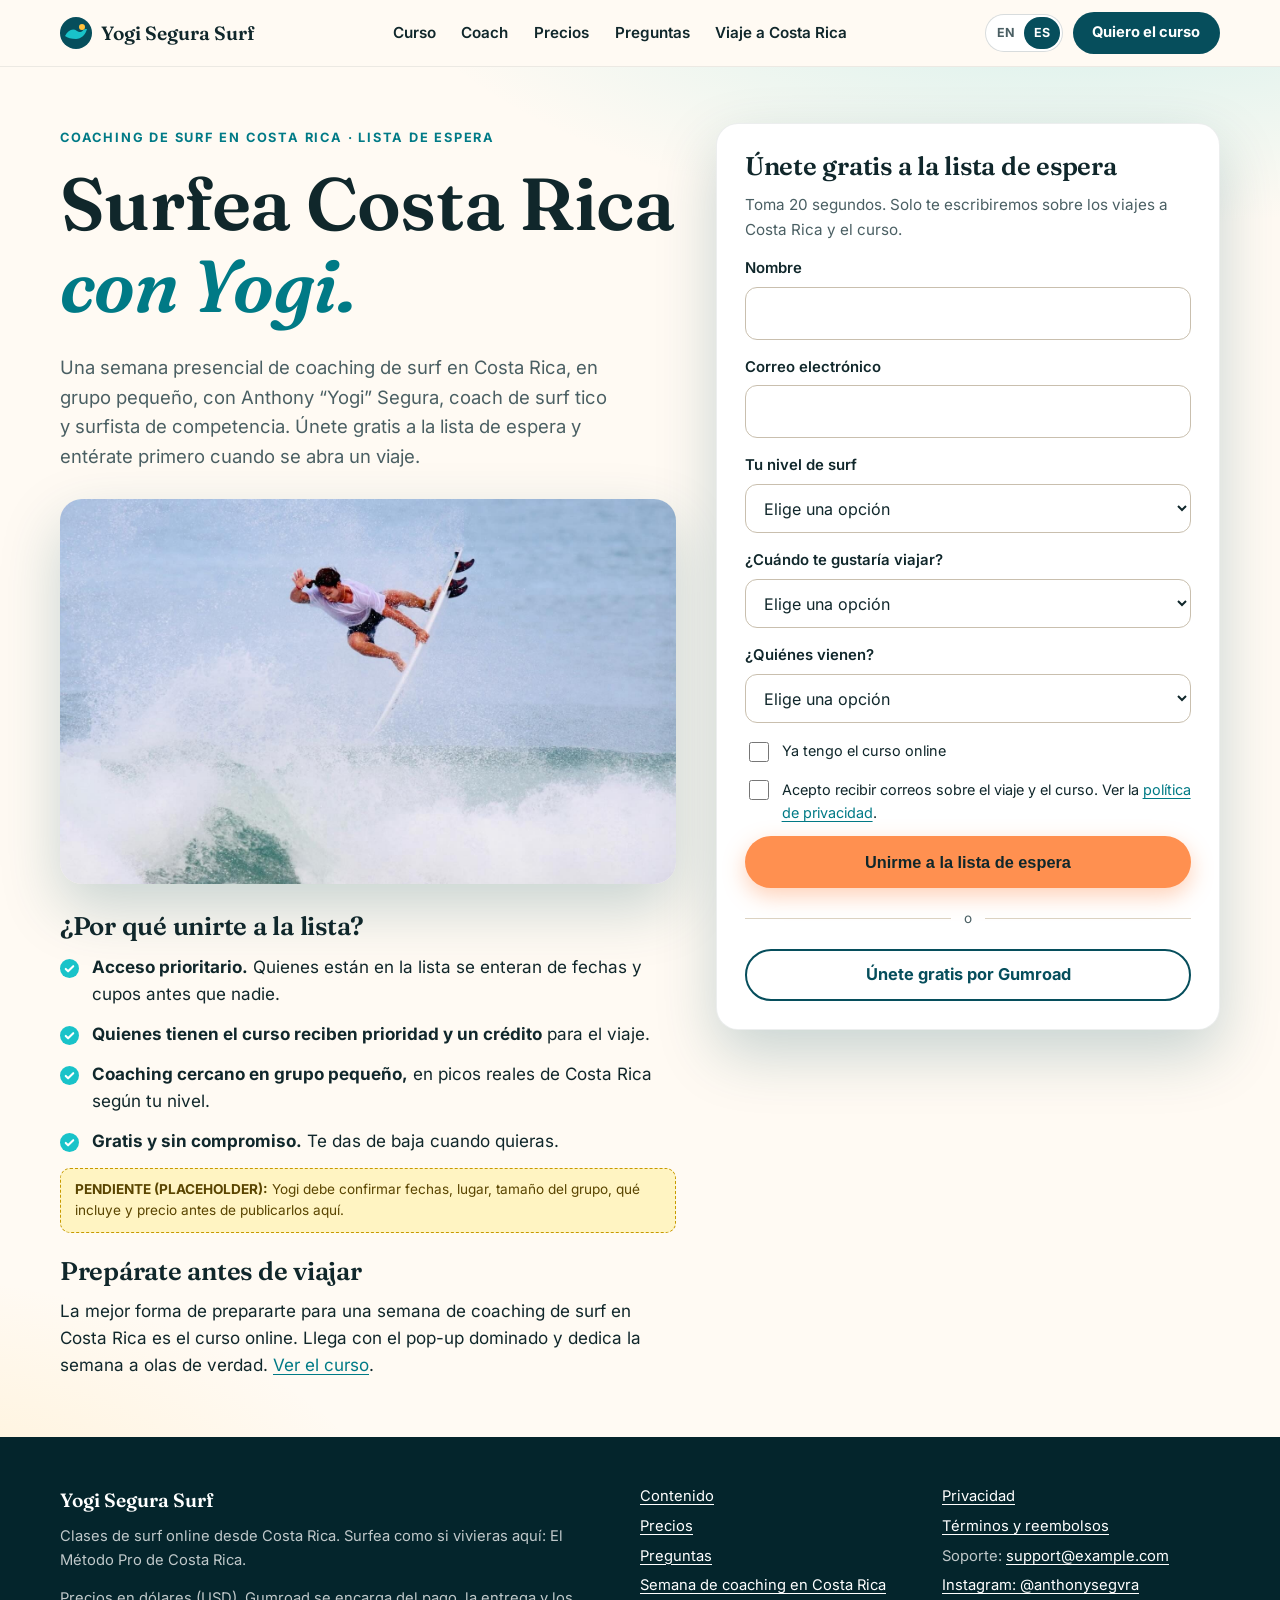
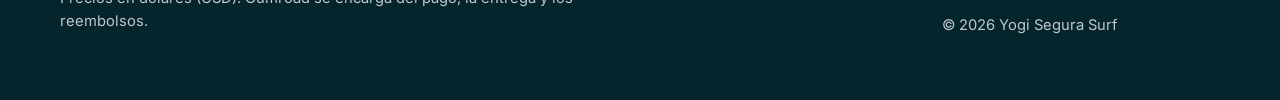
<file: es/waitlist.html>
<!doctype html>
<!-- SPANISH VERSION: generated by tools/build_i18n.py from the English page. Edit translations there, then re-run.
     BRAND: "Yogi Segura Surf" is a working name. Find-and-replace to rename (see DEPLOY.md). Links live in assets/js/config.js -->
<html lang="es">
<head>
<meta charset="utf-8">
<meta name="viewport" content="width=device-width, initial-scale=1">
<meta name="robots" content="noindex">
<title>Lista de espera: semana de coaching de surf en Costa Rica | Coach de surf Anthony “Yogi” Segura</title>
<meta name="description" content="Únete gratis a la lista de espera para una semana de coaching de surf en grupo pequeño en Costa Rica con Anthony “Yogi” Segura, coach de surf costarricense y surfista de competencia. Quienes tienen el curso reciben prioridad y un crédito.">
<link rel="canonical" href="https://www.example.com/es/waitlist.html">
<link rel="alternate" hreflang="en" href="https://www.example.com/waitlist.html">
<link rel="alternate" hreflang="es" href="https://www.example.com/es/waitlist.html">
<link rel="alternate" hreflang="x-default" href="https://www.example.com/waitlist.html">
<meta name="theme-color" content="#064e5c">
<meta property="og:type" content="website">
<meta property="og:locale" content="es_LA">
<meta property="og:locale:alternate" content="en_US">
<meta property="og:site_name" content="Yogi Segura Surf">
<meta property="og:title" content="Semana de coaching de surf en Costa Rica con Anthony “Yogi” Segura: únete gratis a la lista de espera">
<meta property="og:description" content="Únete gratis a la lista de espera para una semana de coaching de surf en grupo pequeño en Costa Rica con Anthony “Yogi” Segura, coach de surf costarricense y surfista de competencia. Quienes tienen el curso reciben prioridad y un crédito.">
<meta property="og:url" content="https://www.example.com/es/waitlist.html">
<meta property="og:image" content="https://www.example.com/images/og-image-es.jpg">
<meta property="og:image:width" content="1200">
<meta property="og:image:height" content="630">
<meta name="twitter:card" content="summary_large_image">
<link rel="icon" href="../favicon.svg" type="image/svg+xml">
<link rel="stylesheet" href="../assets/css/styles.css">
<script src="../assets/js/config.js" defer></script>
<script src="../assets/js/main.js" defer></script>
<script type="application/ld+json">
{"@context": "https://schema.org", "@type": "WebPage", "inLanguage": "es", "name": "Semana de coaching de surf en Costa Rica con Anthony “Yogi” Segura: lista de espera", "url": "https://www.example.com/es/waitlist.html", "description": "Únete gratis a la lista de espera para una semana presencial de coaching de surf en grupo pequeño en Costa Rica con el coach de surf costarricense Anthony “Yogi” Segura.", "isPartOf": {"@type": "WebSite", "name": "Yogi Segura Surf", "url": "https://www.example.com/es/"}}
</script>
</head>
<body>
<a class="skip-link" href="#main">Saltar al contenido</a>
<header class="site-header">
  <nav class="wrap nav" aria-label="Principal">
    <a class="brand" href="./" aria-label="Yogi Segura Surf, inicio">
      <svg width="32" height="32" viewBox="0 0 32 32" aria-hidden="true"><circle cx="16" cy="16" r="16" fill="#064e5c"/><path d="M5 19c3-6 8-8 12-5 2 1.6 4 1.4 6-.6 1.3-1.3 2.7-1.6 4-1.4-1.4 5.8-6 10-11 10-4.6 0-8.6-1.2-11-3z" fill="#19c3c9"/><circle cx="22" cy="10" r="3" fill="#ffc23d"/></svg>
      Yogi Segura Surf
    </a>
    <ul class="nav-links">
      <li><a href="./#curriculum">Curso</a></li>
      <li><a href="./#coach">Coach</a></li>
      <li><a href="./#pricing">Precios</a></li>
      <li><a href="./#faq">Preguntas</a></li>
      <li><a href="waitlist.html" aria-current="page">Viaje a Costa Rica</a></li>
    </ul>
    <div class="nav-actions"><div class="lang-switch" role="group" aria-label="Language / Idioma"><a href="../waitlist.html" lang="en" hreflang="en"><span aria-hidden="true">EN</span><span class="visually-hidden">English</span></a><a href="waitlist.html" lang="es" hreflang="es" aria-current="page"><span aria-hidden="true">ES</span><span class="visually-hidden">Español</span></a></div>
      <a class="btn btn-dark" href="./#pricing">Quiero el curso</a></div>
  </nav>
</header>
<main id="main">
<section class="page-hero hero" aria-labelledby="wl-title">
  <div class="wrap waitlist-grid">
    <div>
      <p class="eyebrow">Coaching de surf en Costa Rica · Lista de espera</p>
      <h1 id="wl-title">Surfea Costa Rica <span class="accent" style="font-style:italic;color:var(--teal)">con Yogi.</span></h1>
      <p class="lead">Una semana presencial de coaching de surf en Costa Rica, en grupo pequeño, con Anthony “Yogi” Segura, coach de surf tico y surfista de competencia. Únete gratis a la lista de espera y entérate primero cuando se abra un viaje.</p>
      <img src="../images/waitlist-hero.jpg" width="1440" height="900" alt="Anthony “Yogi” Segura en el aire sobre una ola turquesa de Costa Rica" style="border-radius:22px;box-shadow:var(--shadow-lg);margin:1.75rem 0;aspect-ratio:16/10;object-fit:cover;width:100%">
      <h2 style="font-size:1.6rem">¿Por qué unirte a la lista?</h2>
      <ul class="checklist">
        <li><strong>Acceso prioritario.</strong> Quienes están en la lista se enteran de fechas y cupos antes que nadie.</li>
        <li><strong>Quienes tienen el curso reciben prioridad y un crédito</strong> para el viaje.</li>
        <li><strong>Coaching cercano en grupo pequeño,</strong> en picos reales de Costa Rica según tu nivel.</li>
        <li><strong>Gratis y sin compromiso.</strong> Te das de baja cuando quieras.</li>
      </ul>
      <p class="ph-note"><strong>PENDIENTE (PLACEHOLDER):</strong> Yogi debe confirmar fechas, lugar, tamaño del grupo, qué incluye y precio antes de publicarlos aquí.</p>
      <h2 style="font-size:1.6rem">Prepárate antes de viajar</h2>
      <p>La mejor forma de prepararte para una semana de coaching de surf en Costa Rica es el curso online. Llega con el pop-up dominado y dedica la semana a olas de verdad. <a href="./#pricing">Ver el curso</a>.</p>
    </div>
    <div class="form-card" id="join">
      <h2 style="font-size:1.6rem">Únete gratis a la lista de espera</h2>
      <p style="color:var(--muted);font-size:.95rem">Toma 20 segundos. Solo te escribiremos sobre los viajes a Costa Rica y el curso.</p>
      <!-- PLACEHOLDER FORM ENDPOINT: set waitlistFormEndpoint in assets/js/config.js (same config as the English page). -->
      <form data-waitlist-form method="post" action="#">
        <input type="hidden" name="language" value="es">
        <div class="field"><label for="wl-name">Nombre</label><input id="wl-name" name="name" autocomplete="given-name" required></div>
        <div class="field"><label for="wl-email">Correo electrónico</label><input id="wl-email" name="email" type="email" autocomplete="email" required></div>
        <div class="field"><label for="wl-level">Tu nivel de surf</label>
          <select id="wl-level" name="level"><option value="">Elige una opción</option><option>Nunca he surfeado</option><option>Principiante (espumas)</option><option>Intermedio bajo (olas verdes)</option><option>Intermedio (ya hago maniobras)</option></select></div>
        <div class="field"><label for="wl-when">¿Cuándo te gustaría viajar?</label>
          <select id="wl-when" name="when"><option value="">Elige una opción</option><option>Dic–abr (época seca)</option><option>May–nov (época verde)</option><option>Flexible</option></select></div>
        <div class="field"><label for="wl-size">¿Quiénes vienen?</label>
          <select id="wl-size" name="group"><option value="">Elige una opción</option><option>Solo yo</option><option>En pareja</option><option>En familia</option><option>Con amigos</option></select></div>
        <label class="check"><input type="checkbox" name="owns_course" value="yes"><span>Ya tengo el curso online</span></label>
        <label class="check"><input type="checkbox" name="consent" value="yes" required><span>Acepto recibir correos sobre el viaje y el curso. Ver la <a href="privacy.html">política de privacidad</a>.</span></label>
        <button class="btn btn-primary btn-block" type="submit">Unirme a la lista de espera</button>
        <div class="form-status" role="status" aria-live="polite" hidden></div>
      </form>
      <p class="or">o</p>
      <a class="btn btn-ghost btn-block" style="color:var(--ocean)" href="https://gumroad.com/l/PLACEHOLDER-waitlist" data-link="waitlist">Únete gratis por Gumroad</a>
    </div>
  </div>
</section>
</main>
<footer class="site-footer">
  <div class="wrap footer-grid">
    <div>
      <a class="brand" href="./">Yogi Segura Surf</a>
      <p>Clases de surf online desde Costa Rica. Surfea como si vivieras aquí: El Método Pro de Costa Rica.</p>
      <p>Precios en dólares (USD). Gumroad se encarga del pago, la entrega y los reembolsos.</p>
    </div>
    <div>
      <h2 class="visually-hidden">Sitio</h2>
      <ul><li><a href="./#curriculum">Contenido</a></li><li><a href="./#pricing">Precios</a></li><li><a href="./#faq">Preguntas</a></li><li><a href="waitlist.html">Semana de coaching en Costa Rica</a></li></ul>
    </div>
    <div>
      <h2 class="visually-hidden">Legal y soporte</h2>
      <ul><li><a href="privacy.html">Privacidad</a></li><li><a href="terms.html">Términos y reembolsos</a></li><li>Soporte: <a href="mailto:support@example.com" data-support-email>support@example.com</a></li><li><a href="https://www.instagram.com/anthonysegvra/" rel="me noopener" target="_blank">Instagram: @anthonysegvra<span class="visually-hidden"> (se abre en una pestaña nueva)</span></a></li></ul>
      <p style="margin-top:1rem">© <span data-year>2026</span> Yogi Segura Surf</p>
    </div>
  </div>
</footer>
</body>
</html>
</file>
<file: assets/css/styles.css>
/* Yogi Segura Surf: styles. Mobile-first, no framework. */
@font-face{font-family:"Fraunces";src:url(../fonts/fraunces-latin-600-normal.woff2) format("woff2");font-weight:600;font-style:normal;font-display:swap}
@font-face{font-family:"Fraunces";src:url(../fonts/fraunces-latin-600-italic.woff2) format("woff2");font-weight:600;font-style:italic;font-display:swap}
@font-face{font-family:"Inter";src:url(../fonts/inter-latin-400-normal.woff2) format("woff2");font-weight:400;font-display:swap}
@font-face{font-family:"Inter";src:url(../fonts/inter-latin-600-normal.woff2) format("woff2");font-weight:600;font-display:swap}
@font-face{font-family:"Inter";src:url(../fonts/inter-latin-700-normal.woff2) format("woff2");font-weight:700;font-display:swap}

:root{
  --ocean:#064e5c; --ocean-2:#08707e; --teal:#007a86; --lagoon:#19c3c9; --foam:#e0f7f6;
  --sand:#fffaf3; --sand-2:#f6e8d3; --sun:#ffc23d; --coral:#ff9050; --coral-2:#ff7a33;
  --ink:#10272b; --muted:#4a5f63; --line:#dcd2c1; --white:#fff;
  --radius:18px; --shadow:0 10px 30px rgba(6,78,92,.12); --shadow-lg:0 24px 60px rgba(6,78,92,.22);
  --serif:"Fraunces",Georgia,"Times New Roman",serif;
  --sans:"Inter",system-ui,-apple-system,"Segoe UI",Roboto,Arial,sans-serif;
  --wrap:1160px;
}
*,*::before,*::after{box-sizing:border-box}
html{scroll-behavior:smooth;-webkit-text-size-adjust:100%}
@media (prefers-reduced-motion:reduce){html{scroll-behavior:auto}*{transition:none!important;animation:none!important}}
body{margin:0;font-family:var(--sans);font-size:1.0625rem;line-height:1.6;color:var(--ink);background:var(--sand);-webkit-font-smoothing:antialiased}
img{max-width:100%;height:auto;display:block}
a{color:var(--teal);text-underline-offset:3px}
a:hover{color:var(--ocean)}
:focus-visible{outline:3px solid var(--sun);outline-offset:3px;border-radius:6px}
h1,h2,h3{font-family:var(--serif);font-weight:600;line-height:1.12;letter-spacing:-.01em;margin:0 0 .5em}
h1{font-size:clamp(2.5rem,8vw,4.6rem)}
h2{font-size:clamp(1.9rem,5vw,3rem)}
h3{font-size:1.3rem}
p{margin:0 0 1em}
ul{padding-left:1.2em}
.wrap{width:min(100% - 2.5rem,var(--wrap));margin-inline:auto}
.visually-hidden{position:absolute!important;width:1px;height:1px;overflow:hidden;clip:rect(0 0 0 0);white-space:nowrap}
.skip-link{position:absolute;left:1rem;top:-4rem;z-index:100;background:var(--ink);color:#fff;padding:.7rem 1rem;border-radius:10px}
.skip-link:focus{top:1rem;color:#fff}
.eyebrow{display:inline-block;font-family:var(--sans);font-size:.8rem;font-weight:700;letter-spacing:.14em;text-transform:uppercase;color:var(--teal);margin-bottom:.9rem}
.lead{font-size:1.15rem;color:var(--muted)}
.section{padding:4.5rem 0}
.section-head{max-width:760px;margin-bottom:2.5rem}
.section-head.center{text-align:center;margin-inline:auto}
.center{text-align:center}

/* Placeholder marker for unfinished content */
.ph{background:#fff4c2;border:1px dashed #c79a00;color:#5a4500;border-radius:6px;padding:0 .35em;font-size:.92em}
.ph-note{font-size:.85rem;color:#5a4500;background:#fff4c2;border:1px dashed #c79a00;border-radius:10px;padding:.6rem .9rem;margin:0 0 1.5rem}

/* Buttons */
.btn{display:inline-flex;align-items:center;justify-content:center;gap:.5rem;min-height:52px;padding:.85rem 1.5rem;border-radius:999px;font-weight:700;font-size:1.02rem;text-decoration:none;border:2px solid transparent;cursor:pointer;transition:transform .15s ease,box-shadow .15s ease,background .15s ease;text-align:center;line-height:1.2}
.btn:hover{transform:translateY(-1px)}
.btn-primary{background:var(--coral);color:var(--ink);box-shadow:0 8px 22px rgba(255,122,51,.35)}
.btn-primary:hover{background:var(--coral-2);color:var(--ink)}
.btn-ghost{background:transparent;color:inherit;border-color:currentColor}
.btn-dark{background:var(--ocean);color:#fff}
.btn-dark:hover{background:var(--ink);color:#fff}
.btn-light{background:#fff;color:var(--ocean)}
.btn-block{width:100%}
.btn s{opacity:.6;font-weight:600}

/* Header */
.site-header{position:sticky;top:0;z-index:50;background:rgba(255,250,243,.9);backdrop-filter:saturate(1.4) blur(10px);-webkit-backdrop-filter:saturate(1.4) blur(10px);border-bottom:1px solid rgba(16,39,43,.08)}
.nav{display:flex;align-items:center;justify-content:space-between;gap:1rem;min-height:66px}
.brand{display:flex;align-items:center;gap:.55rem;font-family:var(--serif);font-weight:600;font-size:1.2rem;color:var(--ink);text-decoration:none;white-space:nowrap}
.brand svg{flex:none}
.nav-links{display:none;gap:1.6rem;list-style:none;margin:0;padding:0}
.nav-links a{color:var(--ink);text-decoration:none;font-weight:600;font-size:.95rem}
.nav-links a:hover{color:var(--teal)}
.nav .btn{min-height:42px;padding:.55rem 1.1rem;font-size:.92rem}
@media (min-width:900px){.nav-links{display:flex}}

/* Launch bar */
.launch-bar{background:var(--ocean);color:#fff;font-size:.9rem;text-align:center;padding:.55rem 1rem}
.launch-bar strong{color:var(--sun)}
.launch-bar a{color:#fff;font-weight:700}
.launch-over .launch-only{display:none!important}
.countdown{font-variant-numeric:tabular-nums;font-weight:700}

/* Hero */
.hero{padding:2.5rem 0 3.5rem;background:radial-gradient(1200px 500px at 85% -10%,rgba(25,195,201,.22),transparent 60%),radial-gradient(900px 500px at -10% 110%,rgba(255,194,61,.2),transparent 60%),var(--sand)}
.hero-grid{display:grid;gap:2.25rem;align-items:center}
.hero h1{margin-bottom:.35em}
.hero h1 .accent{font-style:italic;color:var(--teal)}
.hero .lead{max-width:560px}
.badge{display:inline-flex;align-items:center;gap:.5rem;background:#fff;border:1px solid var(--line);color:var(--ink);border-radius:999px;padding:.35rem .85rem;font-size:.85rem;font-weight:600;margin-bottom:1.1rem;box-shadow:var(--shadow)}
.badge .dot{width:8px;height:8px;border-radius:50%;background:var(--coral-2);box-shadow:0 0 0 4px rgba(255,122,51,.2)}
.cta-row{display:flex;flex-wrap:wrap;gap:.75rem;margin:1.5rem 0 1rem}
.cta-row .btn{flex:1 1 220px}
.reassure{display:flex;flex-wrap:wrap;gap:.4rem 1.2rem;list-style:none;padding:0;margin:0;font-size:.9rem;color:var(--muted)}
.reassure li::before{content:"✓";color:var(--teal);font-weight:700;margin-right:.4rem}
.hero-media{position:relative}
.hero-media img{border-radius:24px;box-shadow:var(--shadow-lg);aspect-ratio:16/13;object-fit:cover;width:100%}
.play{position:absolute;left:1rem;bottom:1rem;display:inline-flex;align-items:center;gap:.6rem;background:rgba(255,255,255,.95);color:var(--ink);text-decoration:none;font-weight:700;border-radius:999px;padding:.5rem 1rem .5rem .5rem;box-shadow:var(--shadow);font-size:.95rem}
.play span{display:grid;place-items:center;width:36px;height:36px;border-radius:50%;background:var(--coral)}
@media (min-width:900px){.hero{padding:4rem 0 5rem}.hero-grid{grid-template-columns:1.05fr .95fr;gap:3.5rem}}

/* Stats strip */
.stats{background:var(--ocean);color:#fff;padding:1.6rem 0}
.stats ul{list-style:none;margin:0;padding:0;display:grid;grid-template-columns:repeat(2,1fr);gap:1rem;text-align:center}
.stats strong{display:block;font-family:var(--serif);font-size:1.7rem;color:var(--sun);line-height:1.1}
.stats span{font-size:.88rem;opacity:.9}
@media (min-width:700px){.stats ul{grid-template-columns:repeat(5,1fr)}}

/* Cards */
.grid{display:grid;gap:1.25rem}
@media (min-width:700px){.grid-2{grid-template-columns:repeat(2,1fr)}.grid-3{grid-template-columns:repeat(3,1fr)}}
@media (min-width:1000px){.grid-4{grid-template-columns:repeat(4,1fr)}}
@media (min-width:700px) and (max-width:999px){.grid-4{grid-template-columns:repeat(2,1fr)}}
.card{background:#fff;border:1px solid rgba(16,39,43,.07);border-radius:var(--radius);padding:1.6rem;box-shadow:var(--shadow)}
.card h3{margin-bottom:.4em}
.card p:last-child{margin-bottom:0}
.icon{width:46px;height:46px;border-radius:14px;display:grid;place-items:center;background:var(--foam);font-size:1.4rem;margin-bottom:1rem}

/* Pain section */
.pain{background:#fff}
.pain .card{background:var(--sand);box-shadow:none}

/* Who */
.fit{display:grid;gap:1.25rem}
@media (min-width:800px){.fit{grid-template-columns:1.3fr 1fr}}
.checklist{list-style:none;padding:0;margin:0}
.checklist li{position:relative;padding-left:2rem;margin-bottom:.8rem}
.checklist li::before{content:"";position:absolute;left:0;top:.3em;width:1.2rem;height:1.2rem;border-radius:50%;background:var(--lagoon) url("data:image/svg+xml,%3Csvg xmlns='http://www.w3.org/2000/svg' viewBox='0 0 16 16'%3E%3Cpath d='M4 8.5l2.5 2.5L12 5.5' fill='none' stroke='%23fff' stroke-width='2.2' stroke-linecap='round' stroke-linejoin='round'/%3E%3C/svg%3E") center/80% no-repeat}
.checklist.no li::before{background:#d9cfc0 url("data:image/svg+xml,%3Csvg xmlns='http://www.w3.org/2000/svg' viewBox='0 0 16 16'%3E%3Cpath d='M5 5l6 6M11 5l-6 6' fill='none' stroke='%23fff' stroke-width='2.2' stroke-linecap='round'/%3E%3C/svg%3E") center/70% no-repeat}

/* Trailer / method */
.method{background:linear-gradient(180deg,var(--ocean),#043a45);color:#fff}
.method h2,.method h3{color:#fff}
.method .eyebrow{color:var(--sun)}
.method .lead{color:rgba(255,255,255,.82)}
.video-frame{position:relative;border-radius:22px;overflow:hidden;box-shadow:var(--shadow-lg)}
.video-frame img{width:100%;aspect-ratio:16/9;object-fit:cover}
.video-frame .play{left:50%;top:50%;bottom:auto;transform:translate(-50%,-50%)}
.steps{list-style:none;counter-reset:s;padding:0;margin:2rem 0 0;display:grid;gap:.9rem;grid-template-columns:repeat(2,1fr)}
@media (min-width:800px){.steps{grid-template-columns:repeat(6,1fr)}}
.steps li{counter-increment:s;background:rgba(255,255,255,.07);border:1px solid rgba(255,255,255,.12);border-radius:14px;padding:1rem;font-weight:600;font-size:.95rem}
.steps li::before{content:counter(s);display:grid;place-items:center;width:30px;height:30px;border-radius:50%;background:var(--sun);color:var(--ink);font-weight:700;margin-bottom:.6rem}

/* Curriculum */
.modules{display:grid;gap:1rem}
@media (min-width:760px){.modules{grid-template-columns:repeat(2,1fr)}}
@media (min-width:1100px){.modules{grid-template-columns:repeat(3,1fr)}}
.module{background:#fff;border-radius:var(--radius);padding:1.4rem 1.5rem;border:1px solid rgba(16,39,43,.07);box-shadow:var(--shadow);display:flex;flex-direction:column}
.module .num{font-family:var(--serif);font-style:italic;color:var(--teal);font-size:.95rem}
.module h3{font-size:1.25rem;margin:.2rem 0 .35rem}
.module .outcome{color:var(--ink);font-weight:600;margin-bottom:.7rem}
.module ul{margin:0;color:var(--muted);font-size:.93rem;padding-left:1.1em}
.module li{margin-bottom:.2rem}

/* Travel */
.gallery{display:grid;gap:1rem;grid-template-columns:1fr;margin-top:2rem}
.gallery figure{margin:0}
.gallery img{border-radius:16px;aspect-ratio:4/3;object-fit:cover;width:100%}
.gallery figcaption{font-size:.85rem;color:var(--muted);margin-top:.4rem}
@media (min-width:700px){.gallery{grid-template-columns:repeat(3,1fr)}}

/* About */
.about{background:#fff}
.about-grid{display:grid;gap:2rem;align-items:center}
.about-photo{position:relative}
.about-photo img{border-radius:24px;aspect-ratio:4/5;object-fit:cover;width:100%;box-shadow:var(--shadow-lg)}
.about-photo .inset{position:absolute;right:-1rem;bottom:-1.5rem;width:46%;border:6px solid #fff;border-radius:18px;aspect-ratio:4/3;box-shadow:var(--shadow)}
@media (max-width:699px){.about-photo .inset{right:.5rem;bottom:-1rem}}
@media (min-width:900px){.about-grid{grid-template-columns:.9fr 1.1fr;gap:4rem}}
.facts{display:grid;grid-template-columns:repeat(2,1fr);gap:.8rem;list-style:none;padding:0;margin:1.5rem 0}
.facts li{background:var(--sand);border-radius:14px;padding:.9rem 1rem;font-size:.92rem}
.facts strong{display:block;font-family:var(--serif);font-size:1.3rem}

/* Anchor */
.anchor{background:var(--foam)}
.compare{width:100%;border-collapse:separate;border-spacing:0;background:#fff;border-radius:var(--radius);overflow:hidden;box-shadow:var(--shadow);font-size:.98rem}
.compare th,.compare td{padding:1rem 1.1rem;text-align:left;border-bottom:1px solid var(--sand-2);vertical-align:top}
.compare thead th{background:var(--ocean);color:#fff;font-size:.85rem;letter-spacing:.06em;text-transform:uppercase}
.compare td:last-child,.compare th:last-child{text-align:right;white-space:nowrap;font-weight:700}
.compare tr.us td{background:#fff7ec;font-size:1.05rem}
.compare tr.us td:last-child{color:var(--coral-2)}
.compare tr:last-child td{border-bottom:0}
.fine{font-size:.82rem;color:var(--muted);margin-top:.8rem}

/* Pricing */
.pricing{background:var(--sand)}
.tiers{display:grid;gap:1.25rem;align-items:stretch}
@media (min-width:960px){.tiers{grid-template-columns:repeat(3,1fr)}}
.tier{position:relative;background:#fff;border-radius:22px;padding:2rem 1.6rem 1.6rem;border:1px solid rgba(16,39,43,.08);box-shadow:var(--shadow);display:flex;flex-direction:column}
.tier.featured{border:2px solid var(--teal);box-shadow:var(--shadow-lg)}
@media (min-width:960px){.tier.featured{transform:translateY(-10px)}}
.ribbon{position:absolute;top:-14px;left:50%;transform:translateX(-50%);background:var(--teal);color:#fff;font-size:.78rem;font-weight:700;letter-spacing:.08em;text-transform:uppercase;padding:.35rem .9rem;border-radius:999px;white-space:nowrap}
.ribbon.alt{background:var(--sun);color:var(--ink)}
.tier h3{font-size:1.45rem;margin-bottom:.25rem}
.tier .tag{color:var(--muted);font-size:.93rem;margin-bottom:1rem}
.price{display:flex;align-items:baseline;gap:.55rem;flex-wrap:wrap;margin-bottom:.25rem}
.price .amount{font-family:var(--serif);font-size:3rem;line-height:1}
.price s{color:var(--muted);font-size:1.25rem}
.price .once{color:var(--muted);font-size:.9rem}
.launch-pill{display:inline-block;background:#ffe9dc;color:#8a3412;font-weight:700;font-size:.8rem;padding:.25rem .65rem;border-radius:999px;margin-bottom:1rem}
.tier ul{list-style:none;padding:0;margin:1rem 0 1.5rem;flex:1}
.tier li{position:relative;padding-left:1.7rem;margin-bottom:.6rem;font-size:.96rem}
.tier li::before{content:"✓";position:absolute;left:0;top:0;color:var(--teal);font-weight:700}
.guarantee-mini{display:flex;align-items:center;justify-content:center;gap:.45rem;font-size:.85rem;color:var(--muted);margin:.75rem 0 0;text-align:center}
.guarantee-mini svg{flex:none}

/* Guarantee */
.guarantee{display:grid;gap:1.5rem;align-items:center;background:#fff;border-radius:24px;padding:2rem;box-shadow:var(--shadow);border:2px dashed var(--lagoon)}
@media (min-width:800px){.guarantee{grid-template-columns:auto 1fr;padding:2.5rem 3rem;gap:2.5rem}}
.seal{width:140px;height:140px;margin-inline:auto}

/* Testimonials */
.quote{display:flex;flex-direction:column;gap:1rem}
.quote blockquote{margin:0;font-family:var(--serif);font-size:1.15rem;line-height:1.45}
.quote .who{display:flex;align-items:center;gap:.8rem;font-size:.9rem;color:var(--muted)}
.avatar{width:48px;height:48px;border-radius:50%;background:var(--sand-2);display:grid;place-items:center;font-weight:700;color:var(--muted);border:2px dashed #c79a00}
.quote.is-placeholder{border:2px dashed #c79a00;background:#fffbea}

/* FAQ */
.faq{max-width:820px;margin-inline:auto}
.faq details{background:#fff;border-radius:14px;margin-bottom:.75rem;border:1px solid rgba(16,39,43,.08)}
.faq summary{cursor:pointer;list-style:none;padding:1.1rem 3rem 1.1rem 1.25rem;font-weight:600;position:relative}
.faq summary::-webkit-details-marker{display:none}
.faq summary::after{content:"+";position:absolute;right:1.2rem;top:50%;transform:translateY(-50%);font-size:1.5rem;color:var(--teal);line-height:1}
.faq details[open] summary::after{content:"–"}
.faq details > div{padding:0 1.25rem 1.1rem;color:var(--muted)}
.faq h3{font-family:var(--sans);font-size:1.02rem;font-weight:600;margin:0;display:inline}

/* Final CTA */
.final{background:radial-gradient(800px 400px at 80% 0%,rgba(25,195,201,.35),transparent 60%),linear-gradient(160deg,var(--ocean),#03343e);color:#fff;text-align:center}
.final h2{color:#fff}
.final p{color:rgba(255,255,255,.85)}
.final .guarantee-mini{color:rgba(255,255,255,.8)}

/* Footer */
.site-footer{background:#04252c;color:rgba(255,255,255,.75);padding:3rem 0 6.5rem;font-size:.92rem}
.site-footer a{color:#fff}
.footer-grid{display:grid;gap:1.5rem}
@media (min-width:800px){.footer-grid{grid-template-columns:2fr 1fr 1fr}.site-footer{padding-bottom:3rem}}
.site-footer ul{list-style:none;padding:0;margin:0}
.site-footer li{margin-bottom:.4rem}
.site-footer .brand{color:#fff;margin-bottom:.6rem}

/* Sticky mobile CTA */
.sticky-cta{position:fixed;left:0;right:0;bottom:0;z-index:60;background:rgba(255,255,255,.97);border-top:1px solid var(--line);box-shadow:0 -8px 24px rgba(6,78,92,.12);padding:.7rem 1rem calc(.7rem + env(safe-area-inset-bottom));display:flex;align-items:center;gap:.8rem;transform:translateY(110%);transition:transform .25s ease}
.sticky-cta.is-visible{transform:none}
.sticky-cta .txt{flex:1;line-height:1.25;font-size:.85rem;color:var(--muted)}
.sticky-cta .txt strong{display:block;color:var(--ink);font-size:1rem}
.sticky-cta .btn{min-height:46px;padding:.6rem 1.1rem;font-size:.95rem;flex:none}
@media (min-width:900px){.sticky-cta{display:none}}

/* Waitlist / legal */
.page-hero{padding:3.5rem 0 2.5rem}
.waitlist-grid{display:grid;gap:2.5rem;align-items:start}
@media (min-width:900px){.waitlist-grid{grid-template-columns:1.1fr .9fr}}
.form-card{background:#fff;border-radius:22px;padding:1.75rem;box-shadow:var(--shadow-lg);border:1px solid rgba(16,39,43,.08)}
.field{margin-bottom:1rem}
.field label{display:block;font-weight:600;font-size:.93rem;margin-bottom:.35rem}
.field input,.field select,.field textarea{width:100%;font:inherit;font-size:1rem;padding:.8rem .9rem;border:1.5px solid #c9bfae;border-radius:12px;background:#fff;color:var(--ink)}
.field input:focus,.field select:focus,.field textarea:focus{outline:3px solid rgba(25,195,201,.45);border-color:var(--teal)}
.check{display:flex;gap:.6rem;align-items:flex-start;font-size:.9rem;margin-bottom:.8rem}
.check input{width:20px;height:20px;margin-top:.15rem;accent-color:var(--teal);flex:none}
.form-status{margin-top:1rem;background:#fff4c2;border:1px dashed #c79a00;border-radius:12px;padding:.8rem 1rem;font-size:.92rem}
.or{display:flex;align-items:center;gap:.8rem;color:var(--muted);font-size:.85rem;margin:1.2rem 0}
.or::before,.or::after{content:"";flex:1;height:1px;background:var(--line)}
.legal{max-width:760px;margin-inline:auto;padding:3rem 0 4rem}
.legal h1{font-size:clamp(2rem,6vw,3rem)}
.legal h2{font-size:1.4rem;margin-top:2rem}

/* ---- Refinements after visual QA ---- */
.badge{display:inline-block;line-height:1.4;text-align:left}
.badge .dot{display:inline-block;vertical-align:middle;margin:-2px .45rem 0 0}
.hero h1 .accent{display:block}
.btn{white-space:nowrap}
.cta-row .btn-primary{flex:1 1 300px}
.cta-row .btn-ghost{flex:0 1 auto}
.section-head{max-width:820px}
.quote{margin:0}
.avatar{flex:none}
@media (min-width:960px){.tier.featured{transform:none}}
.video-frame .play{left:1rem;top:auto;bottom:1rem;transform:none}
@media (max-width:599px){
  .hide-sm{display:none}
  .brand{font-size:1.05rem}
  .brand svg{width:28px;height:28px}
  .nav .btn{padding:.5rem .9rem;font-size:.88rem;min-height:40px}
  .compare th,.compare td{padding:.8rem .85rem;font-size:.92rem}
  .btn{white-space:normal}
}

/* Instagram link (About) */
.ig-row{margin:0 0 1.5rem}
.ig-link{display:inline-flex;align-items:center;gap:.5rem;font-weight:700;color:var(--teal);text-decoration:none;border-bottom:2px solid var(--lagoon);padding-bottom:2px}
.ig-link:hover{color:var(--ocean)}

/* Language switch (EN / ES) */
.nav-actions{display:flex;align-items:center;gap:.6rem}
.lang-switch{display:flex;border:1.5px solid rgba(16,39,43,.16);border-radius:999px;padding:2px;background:#fff}
.lang-switch a{display:grid;place-items:center;min-width:36px;min-height:32px;padding:0 .45rem;border-radius:999px;text-decoration:none;color:var(--muted);font-size:.78rem;font-weight:700;letter-spacing:.04em}
.lang-switch a:hover{color:var(--ocean)}
.lang-switch a[aria-current]{background:var(--ocean);color:#fff}
@media (max-width:429px){.nav-actions .btn{display:none}} /* hero + sticky bar carry the CTA on small phones */
@media (max-width:699px){.stats li:last-child{grid-column:1/-1}}

/* Real photos: focal points (sources are Instagram-sized, never stretched) */
.hero-media img{object-position:50% 35%}
.about-photo img{object-position:50% 30%}
.gallery img{object-position:50% 40%;background:var(--sand-2)}
.about-photo{max-width:520px;margin-inline:auto}
</file>
